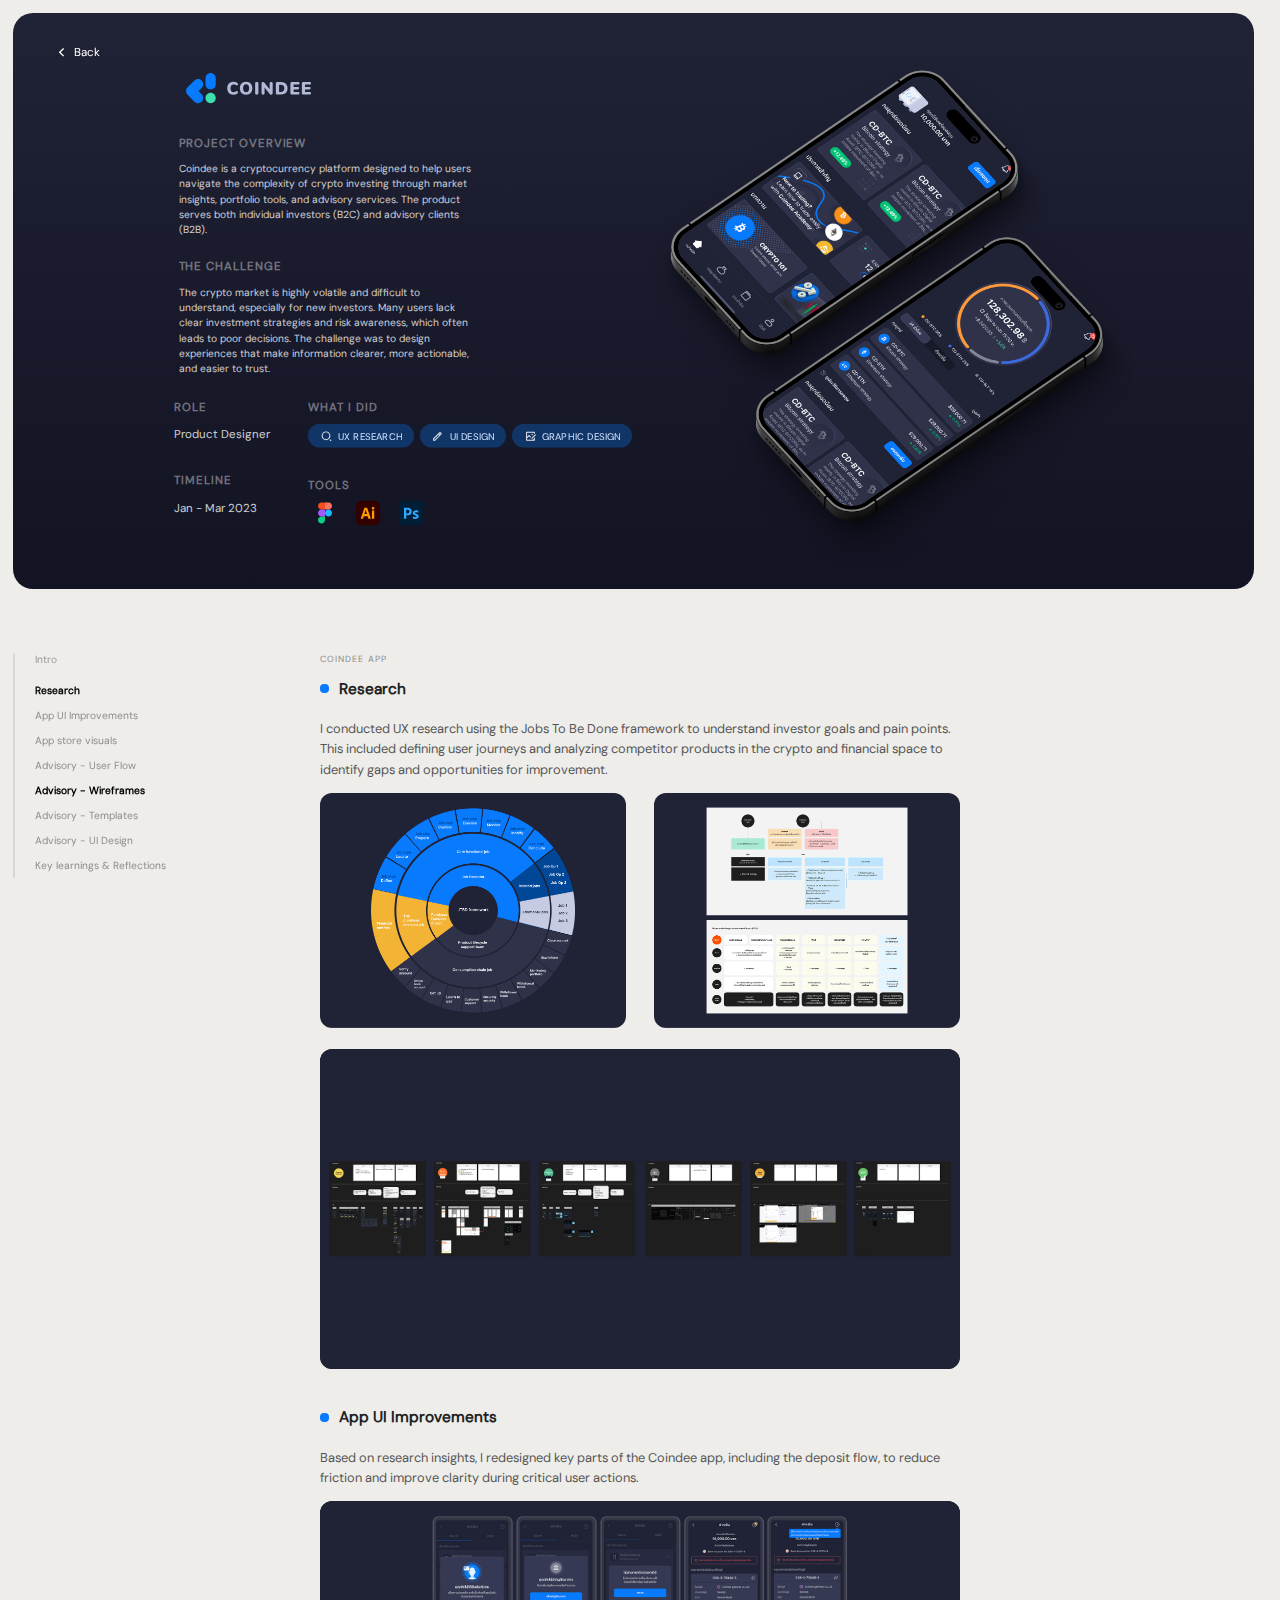
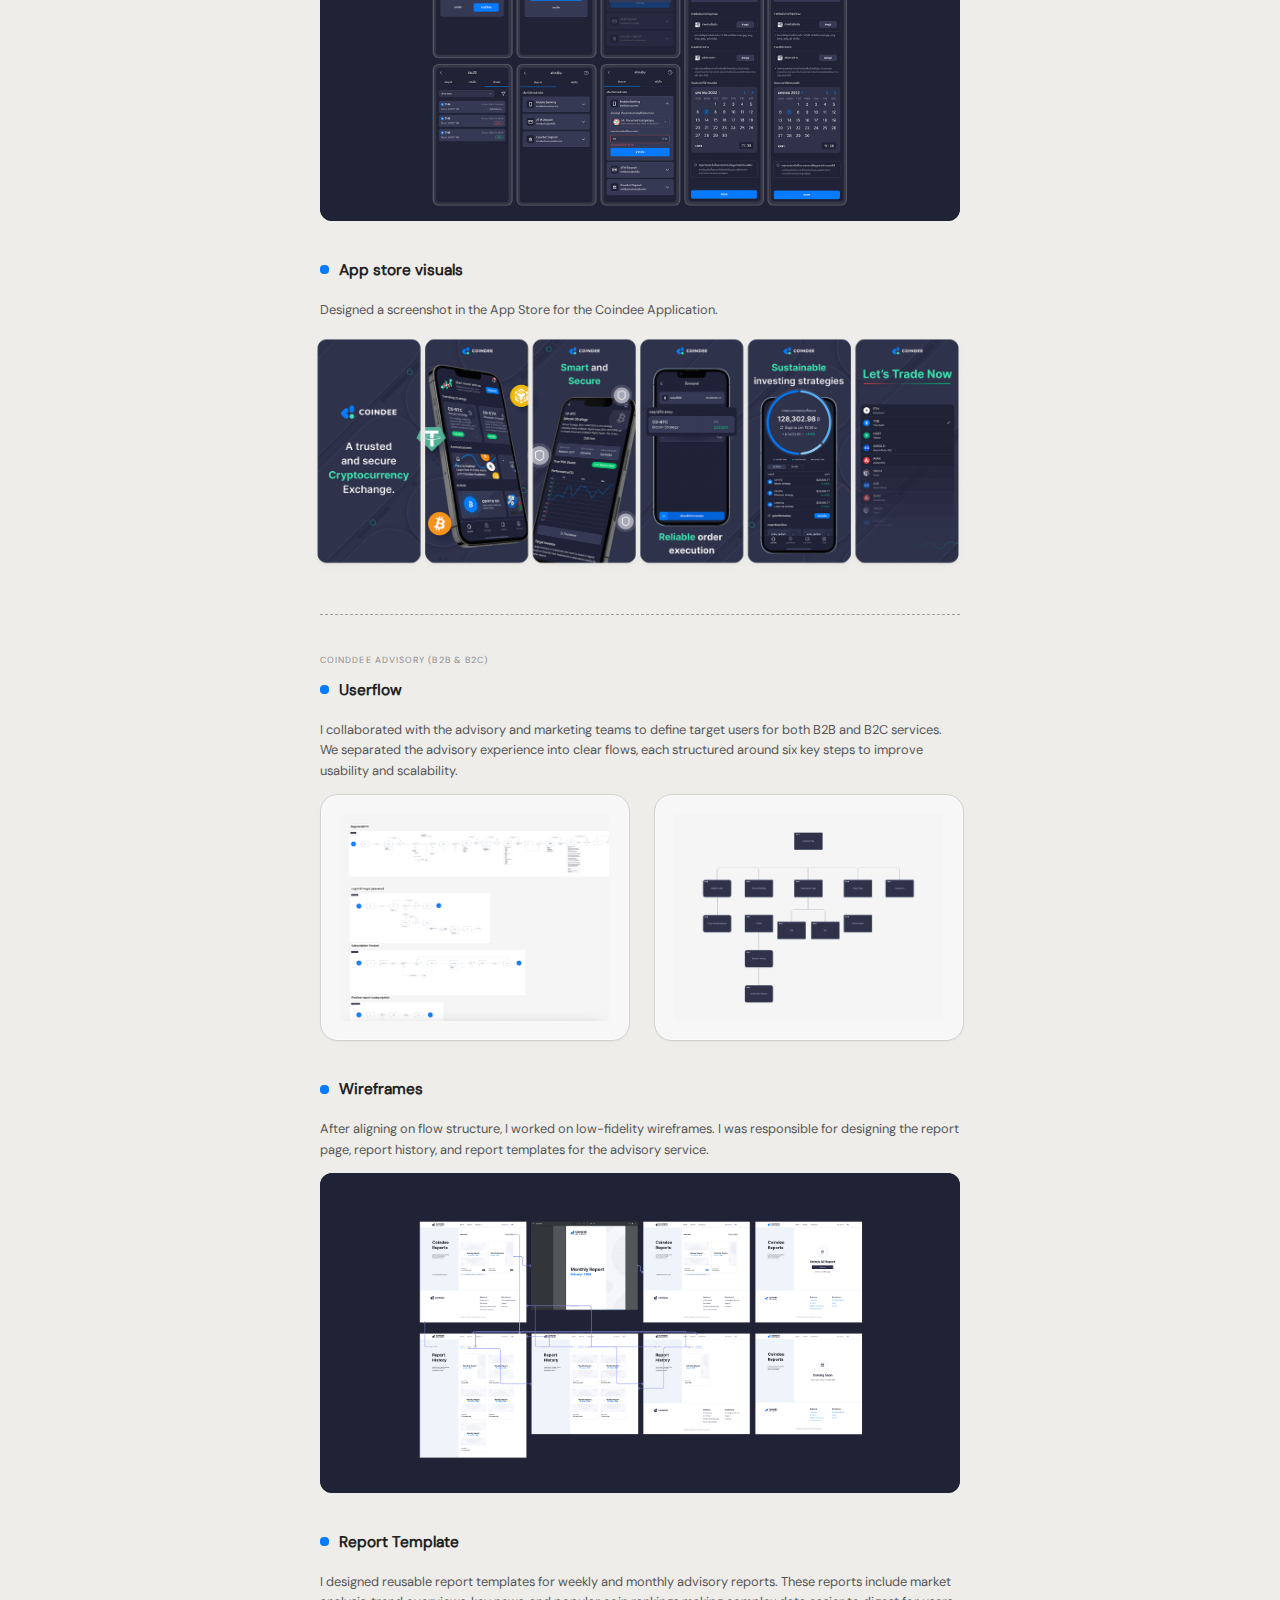
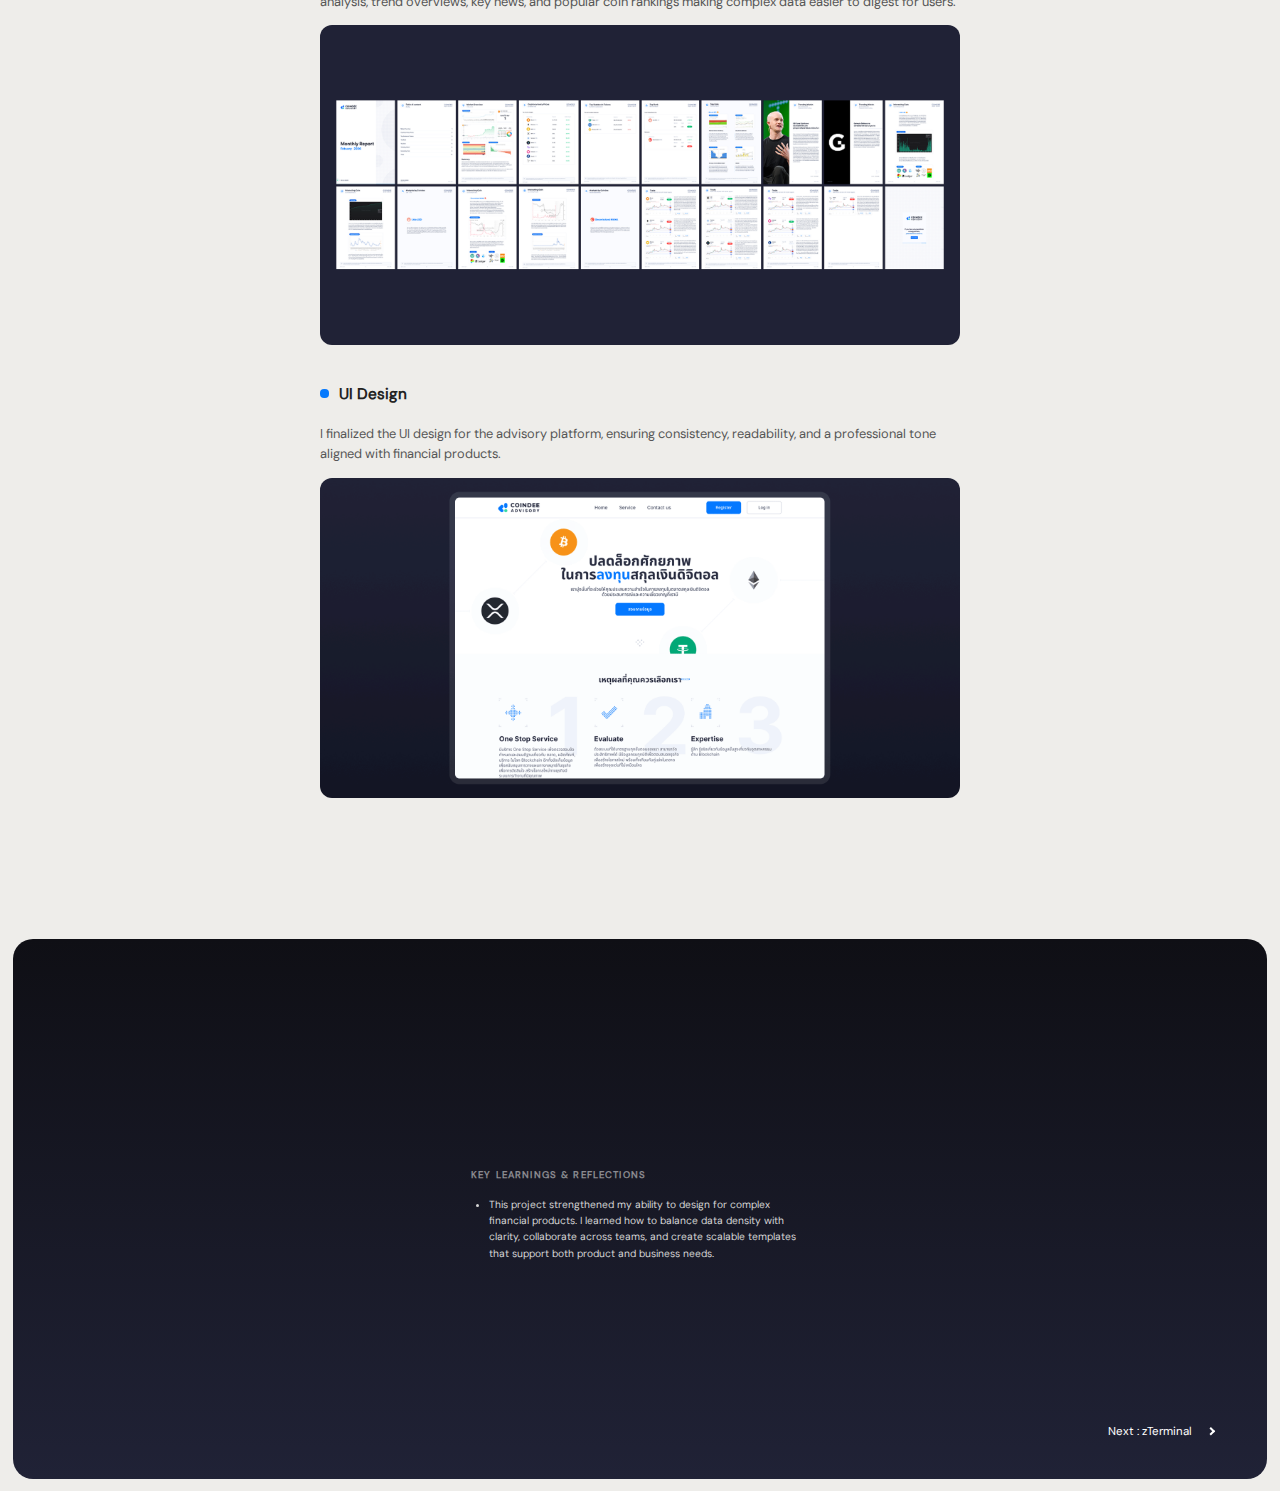
<file: Coindee.html>
<!DOCTYPE html>
<html lang="en">

<head>
  <meta charset="utf-8" />
  <meta name="viewport" content="width=device-width, initial-scale=1" />

  <!-- CSS -->
  <link rel="stylesheet" href="css/Coindee.css" />
  <script src="js/main.js" defer></script>
  <link rel="icon" type="image/svg+xml" href="assets/Favicon_SVG.svg">
  <link rel="icon" type="image/svg+xml" sizes="32x32" href="assets/Favicon_32px.svg">
  <link rel="icon" type="image/png" sizes="16x16" href="assets/Favicon_16px.png">
  <title>Ice Ananya | Coindee</title>
</head>

<body>

  <!-- MOBILE TOP BAR -->
<header class="mobile-topbar">
  <div class="topbar-left">
    <a href="index.html" class="topbar-link">
      <img src="assets/Favicon_SVG.svg" class="topbar-avatar" />
      <span class="topbar-name">Ice Ananya</span>
    </a>
  </div>

  <button class="topbar-menu" id="openMenu">
    <span></span>
    <span></span>
    <span></span>
  </button>

  <button class="menu-close" id="closeMenu">Close ✕</button>
</header>

<div class="menu-backdrop" id="menuBackdrop"></div>

<!-- MOBILE MENU PANEL -->
<div class="mobile-menu" id="mobileMenu">
  <nav class="menu-list">
    <a href="index.html" style="padding: 12px 12xp 12px 12px;">Home</a>

    <div class="menu-section">WORK</div>
    <a  href="zTerminal.html">zTerminal</a>
    <a  href="regalia.html">Regalia</a>
    <a  href="Radiant.html">Radiant</a>
    <a  href="Nexus.html">Nexus</a>
    <a href="Aisekai.html">Aisekai</a>
    <a class="active" href="Coindee.html">Coindee</a>
  </nav>

  <a class="menu-resume" href="assets/Ananya_Resume.pdf" target="_blank"  rel="noopener noreferrer">📁 Resume</a>
</div>

<!-- HERO SECTION -->
<section class="project-hero">
    
  <a id="backBtn" class="back-btn">
    <img src="assets/Vector back.svg" alt="">
    Back
  </a>

    <!-- LEFT SECTION -->
    <div class="hero-left grid-left">
        <div class="hero-title-row">
        <img src="assets/Coindee/horizon.svg" class="hero-logo" />
        </div>

        <div class="hero-block">
        <h4 class="hero-label">PROJECT OVERVIEW</h4>
        <p class="hero-text">
            Coindee is a cryptocurrency platform designed to help users navigate the complexity of crypto investing through market insights, portfolio tools, and advisory services. The product serves both individual investors (B2C) and advisory clients (B2B).
        </p>
        </div>   

        <div class="hero-block">
        <h4 class="hero-label">THE CHALLENGE</h4>
        <p class="hero-text">
            The crypto market is highly volatile and difficult to understand, especially for new investors. Many users lack clear investment strategies and risk awareness, which often leads to poor decisions. The challenge was to design experiences that make information clearer, more actionable, and easier to trust.
        </p>
        </div> 
    </div>

    <!-- RIGHT IMAGE -->
    <div class="hero-right grid-right">
        <img src="assets/Coindee/A_Cover.png" class="hero-image" />
    </div>

  
  <!-- META SECTION -->
  <div class="hero-meta grid-meta">

    <div class="meta-item">
      <h5 class="meta-label">ROLE</h5>
      <p class="meta-value">Product Designer</p>

      <h5 class="meta-label">TIMELINE</h5>
      <p class="meta-value">Jan - Mar 2023</p>
    </div>

    <div class="meta-item">
        <h5 class="meta-label">WHAT I DID</h5>

        <div class="tag-row">

            <span class="tag">
            <img src="assets/search-2-line.svg" class="tag-icon">
            UX RESEARCH
            </span>

            <span class="tag">
            <img src="assets/pencil-line.svg" class="tag-icon">
            UI DESIGN
            </span>

            <span class="tag">
            <img src="assets/image-edit-line.svg" class="tag-icon">
            GRAPHIC DESIGN
            </span>

        </div>

        <h5 class="meta-label">TOOLS</h5>
        <div class="tool-row">
        <img style="--i:0" src="assets/Figma.svg" />
        <img style="--i:1" src="assets/Adobe Illustrator.svg" />
        <img style="--i:2" src="assets/Adobe Photoshop.svg" />
        </div>
    </div>
  </div>

</section>

<section class="case-body">

  <!-- TOC : ชิดซ้าย viewport -->
  <aside class="sidebar toc">
  <div class="toc-wrap">
    
    <div class="toc-line"></div>

    <nav class="toc-list">
      <div class="side-title">Intro</div>

      <a class="side-item active" href="#1" data-target="1">Research</a>
      <a class="side-item" href="#2" data-target="2">App UI Improvements</a>
      <a class="side-item" href="#3" data-target="3">App store visuals</a>
      <a class="side-item" href="#4" data-target="4">Advisory - User Flow</a>
      <a class="side-item active" href="#5" data-target="5">Advisory - Wireframes</a>
      <a class="side-item" href="#6" data-target="6">Advisory - Templates</a>
      <a class="side-item" href="#7" data-target="7">Advisory - UI Design</a>
      <a class="side-item" href="#8" data-target="8">Key learnings & Reflections</a>
    </nav>

  </div>
</aside>

  <main class="content-wrapper">
    <div class="content">

      <section id="1" class="content-section">

        <!-- Section Header -->
        <div class="case-header">
          <span class="case-eyebrow">COINDEE APP</span>

          <h2 class="case-title">
            <span class="case-dot"></span>
            Research
          </h2>

          <p class="case-description">
           I conducted UX research using the Jobs To Be Done framework to understand investor goals and pain points. This included defining user journeys and analyzing competitor products in the crypto and financial space to identify gaps and opportunities for improvement.
          </p>
        </div>

        <div class="case-media-grid">
          <!-- Image Card 1 -->
          <div class="media-card-h">
            <div class="media-fullplaceholder-profile">
              <img src="assets/Coindee/B_JTBD.png">
            </div>
          </div>


          <!-- Image Card 2 -->
          <div class="media-card-h">
            <div class="media-fullplaceholder-profile">
              <img src="assets/Coindee/C_USERJOURNEY.png">
            </div>
          </div>

        </div>
        <br>
        <div class="case-media-grid-full">
          <div class="media-card-full">
            <div class="media-fullplaceholder">
              <img src="assets/Coindee/D_COMPANALYZE.png">
            </div>
          </div>
        </div>       

      </section>

      <section id="2" class="content-section">
        <div class="case-header">
          <h2 class="case-title">
            <span class="case-dot"></span>
            App UI Improvements
          </h2>

          <p class="case-description">
           Based on research insights, I redesigned key parts of the Coindee app, including the deposit flow, to reduce friction and improve clarity during critical user actions.
          </p>
        </div>

        <div class="case-media-grid-full">
          <div class="media-card-full">
            <div class="media-fullplaceholder">
              <img src="assets/Coindee/E_Coindee.png">
            </div>
          </div>
        </div>
      </section>

      <section id="3" class="content-section">
         <div class="case-header">
          <h2 class="case-title">
            <span class="case-dot"></span>
            App store visuals
          </h2>

          <p class="case-description">
            Designed a screenshot in the App Store for the Coindee Application.
          </p>
        </div>

        <div class="case-media-grid-full-noframe">
          <div class="media-card-full">
            <div style="width: 103%; margin-left: -0.9vw;">
              <img src="assets/Coindee/F_Coindee Graphic.png">
            </div>
          </div>
        </div>
      </section>

      <div class="section-divider"></div>

      <section id="4" class="content-section">

        <!-- Section Header -->
        <div class="case-header">
          <span class="case-eyebrow">COINDDEE ADVISORY (B2B & B2C)</span>

          <h2 class="case-title">
            <span class="case-dot"></span>
            Userflow
          </h2>

          <p class="case-description">
            I collaborated with the advisory and marketing teams to define target users for both B2B and B2C services. We separated the advisory experience into clear flows, each structured around six key steps to improve usability and scalability.
        </div>

        <!-- Image Grid -->
        <div class="case-media-grid-cus">
          <!-- Image Card 1 -->
          <div class="media-card-cus">
            <div class="media-fullplaceholder-white">
              <img src="assets/Coindee/G_Userflow.png">
            </div>
          </div>


          <!-- Image Card 2 -->
          <div class="media-card-cus">
            <div class="media-fullplaceholder-white">
              <img src="assets/Coindee/H_Sitemap.png">
            </div>
          </div>

        </div>

      </section>

      <section id="5" class="content-section">
        <div class="case-header">
          <h2 class="case-title">
            <span class="case-dot"></span>
            Wireframes
          </h2>

          <p class="case-description">
           After aligning on flow structure, I worked on low-fidelity wireframes. I was responsible for designing the report page, report history, and report templates for the advisory service.
          </p>
        </div>

        <div class="case-media-grid-full">
          <div class="media-card-full">
            <div class="media-fullplaceholder" style="background-color: #202236 !important; border-radius: 12px !important;">
              <img src="assets/Coindee/I_Wireframes.png">
            </div>
          </div>
        </div>
      </section>

      <section id="6" class="content-section">
         <div class="case-header">
          <h2 class="case-title">
            <span class="case-dot"></span>
            Report Template
          </h2>

          <p class="case-description">
            I designed reusable report templates for weekly and monthly advisory reports. These reports include market analysis, trend overviews, key news, and popular coin rankings making complex data easier to digest for users.
        </div>

        <div class="case-media-grid-full">
          <div class="media-card-full">
            <div class="media-fullplaceholder-profile">
               <img src="assets/Coindee/J_ReportTemplate.png">
            </div>
          </div>
        </div>
      </section>

      <section id="7" class="content-section">
         <div class="case-header">
          <h2 class="case-title">
            <span class="case-dot"></span>
            UI Design
          </h2>

          <p class="case-description">
            I finalized the UI design for the advisory platform, ensuring consistency, readability, and a professional tone aligned with financial products.
          </p>
        </div>

        <div class="case-media-grid-full">
          <div class="media-card-full">
            <div class="media-fullplaceholder-profile">
                <img src="assets/Coindee/K_UIAdvisory.gif">
            </div>
          </div>
        </div>
      </section>

    </div>
  </main>

</section>

<section id="8" class="content-footer">
  

  <div class="footer-inner">
    <!-- PATTERN DECORATION -->

    <div class="footer-grid">

       <!-- LEFT -->
      <div class="footer-col">
        <h4 class="footer-title">KEY LEARNINGS & REFLECTIONS</h4>
        <ul class="footer-list">
          <li>This project strengthened my ability to design for complex financial products. I learned how to balance data density with clarity, collaborate across teams, and create scalable templates that support both product and business needs.</li>
          
        </ul>
      </div>

    </div>

    <!-- NEXT -->
    <a class="footer-next" href="zTerminal.html">
      Next : zTerminal
      <span class="arrow-css"></span>
    </a>


  </div>

</section>

<script>

  if (window.location.hash === "#") {
    history.replaceState(null, "", window.location.pathname);
  }

  document.getElementById("backBtn")?.addEventListener("click", () => {
  document.body.classList.add("fade-out");

  setTimeout(() => {
      window.location.href = "index.html";
    }, 300);
  });


  const sections = document.querySelectorAll(
    ".content-section, .content-footer"
  );
  const navLinks = document.querySelectorAll(".toc .side-item");

  function updateActiveSection() {
    const viewportCenter = window.innerHeight / 2;

    let closestSection = null;
    let closestDistance = Infinity;

    sections.forEach(section => {
      const rect = section.getBoundingClientRect();
      const sectionCenter = rect.top + rect.height / 2;
      const distance = Math.abs(sectionCenter - viewportCenter);

      if (distance < closestDistance) {
        closestDistance = distance;
        closestSection = section;
      }
    });

    if (!closestSection) return;

    const id = closestSection.id;

    navLinks.forEach(link => {
      link.classList.toggle(
        "active",
        link.getAttribute("href") === `#${id}`
      );
    });
  }

  // throttle เพื่อ performance
  let ticking = false;
  window.addEventListener("scroll", () => {
    if (!ticking) {
      window.requestAnimationFrame(() => {
        updateActiveSection();
        ticking = false;
      });
      ticking = true;
    }
  });

  
  document.querySelectorAll(".toc .side-item").forEach(link => {
    link.addEventListener("click", e => {
      e.preventDefault();

      const id = link.dataset.target;
      const target = document.getElementById(id);
      if (!target) return;

      const rect = target.getBoundingClientRect();
      const targetY =
        window.scrollY +
        rect.top -
        (window.innerHeight / 2) +
        (rect.height / 2);

      window.scrollTo({
        top: targetY,
        behavior: "smooth"
      });
    });
  });

  const openMenu = document.getElementById("openMenu");
  const closeMenu = document.getElementById("closeMenu");
  const mobileMenu = document.getElementById("mobileMenu");

  openMenu?.addEventListener("click", () => {
    document.body.classList.add("menu-open");
  });

  closeMenu?.addEventListener("click", () => {
    document.body.classList.remove("menu-open");
  });

</script>
</body>
</html>
</file>
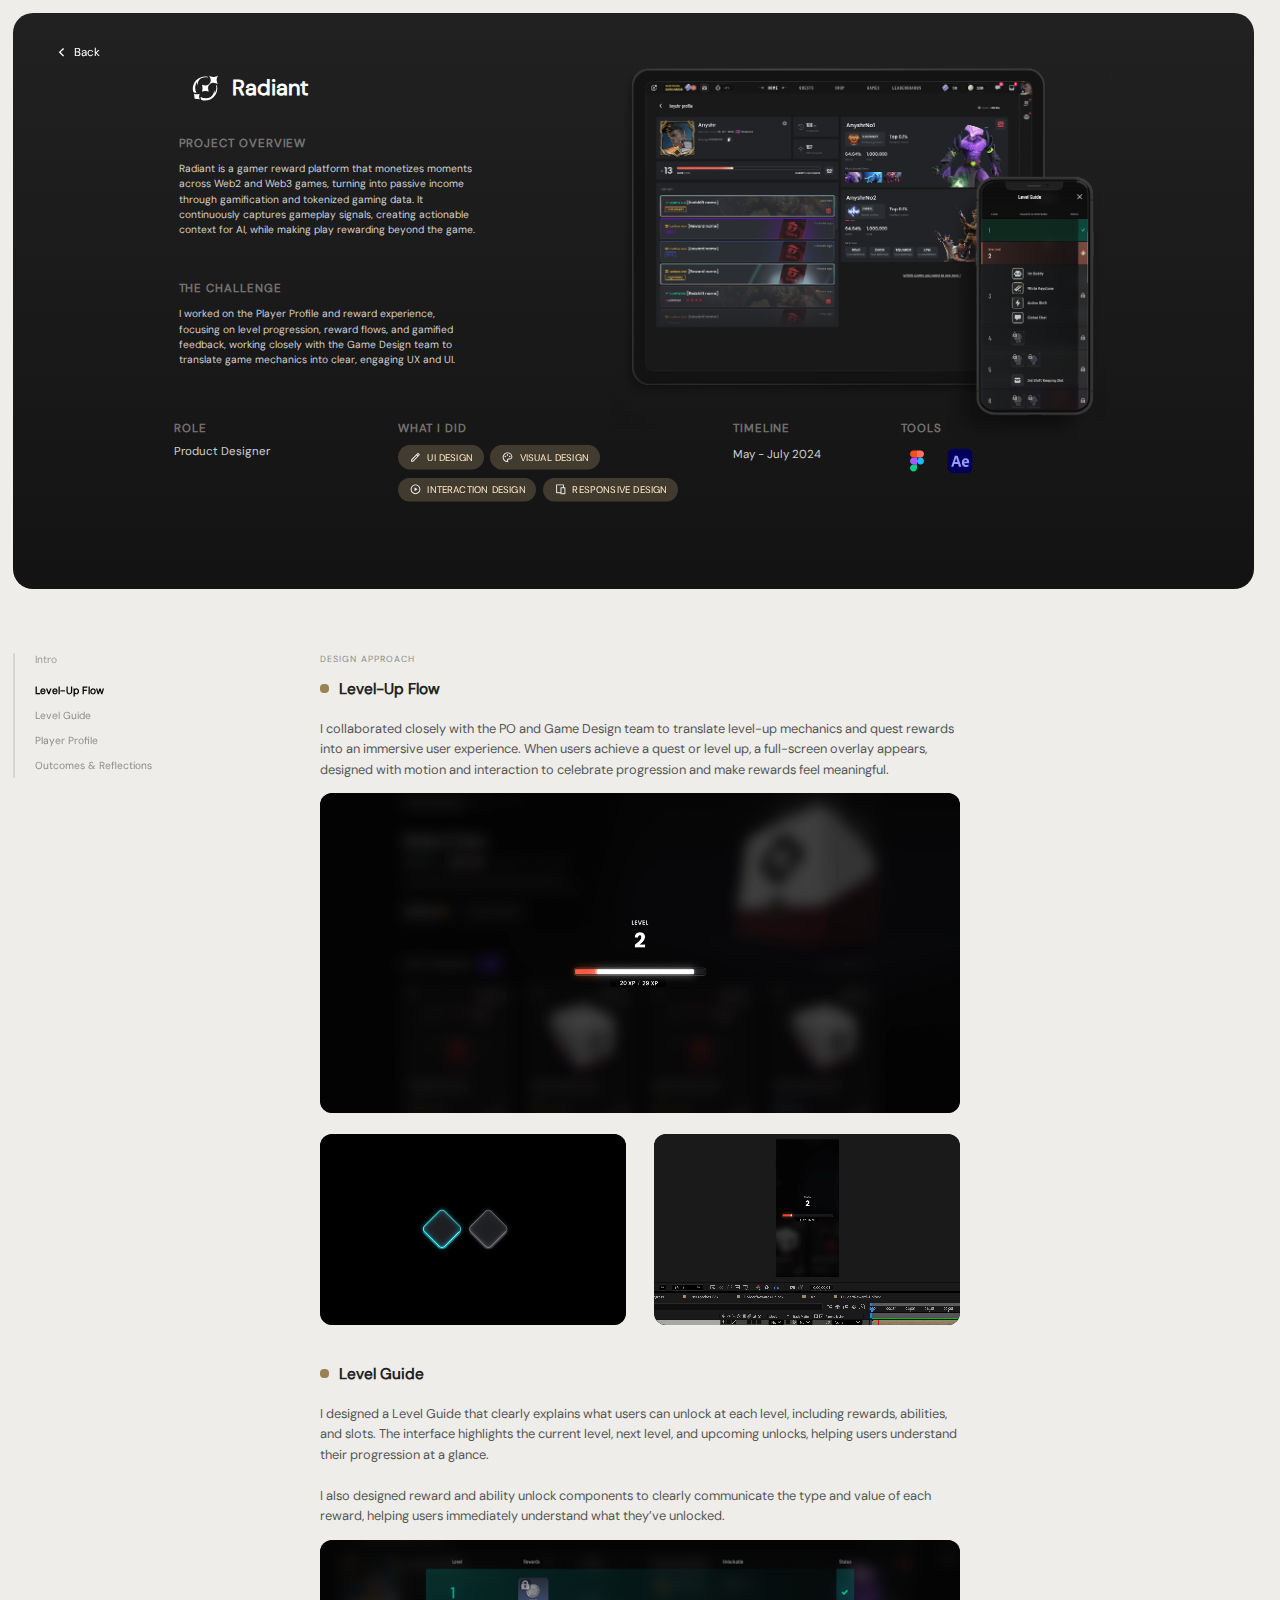
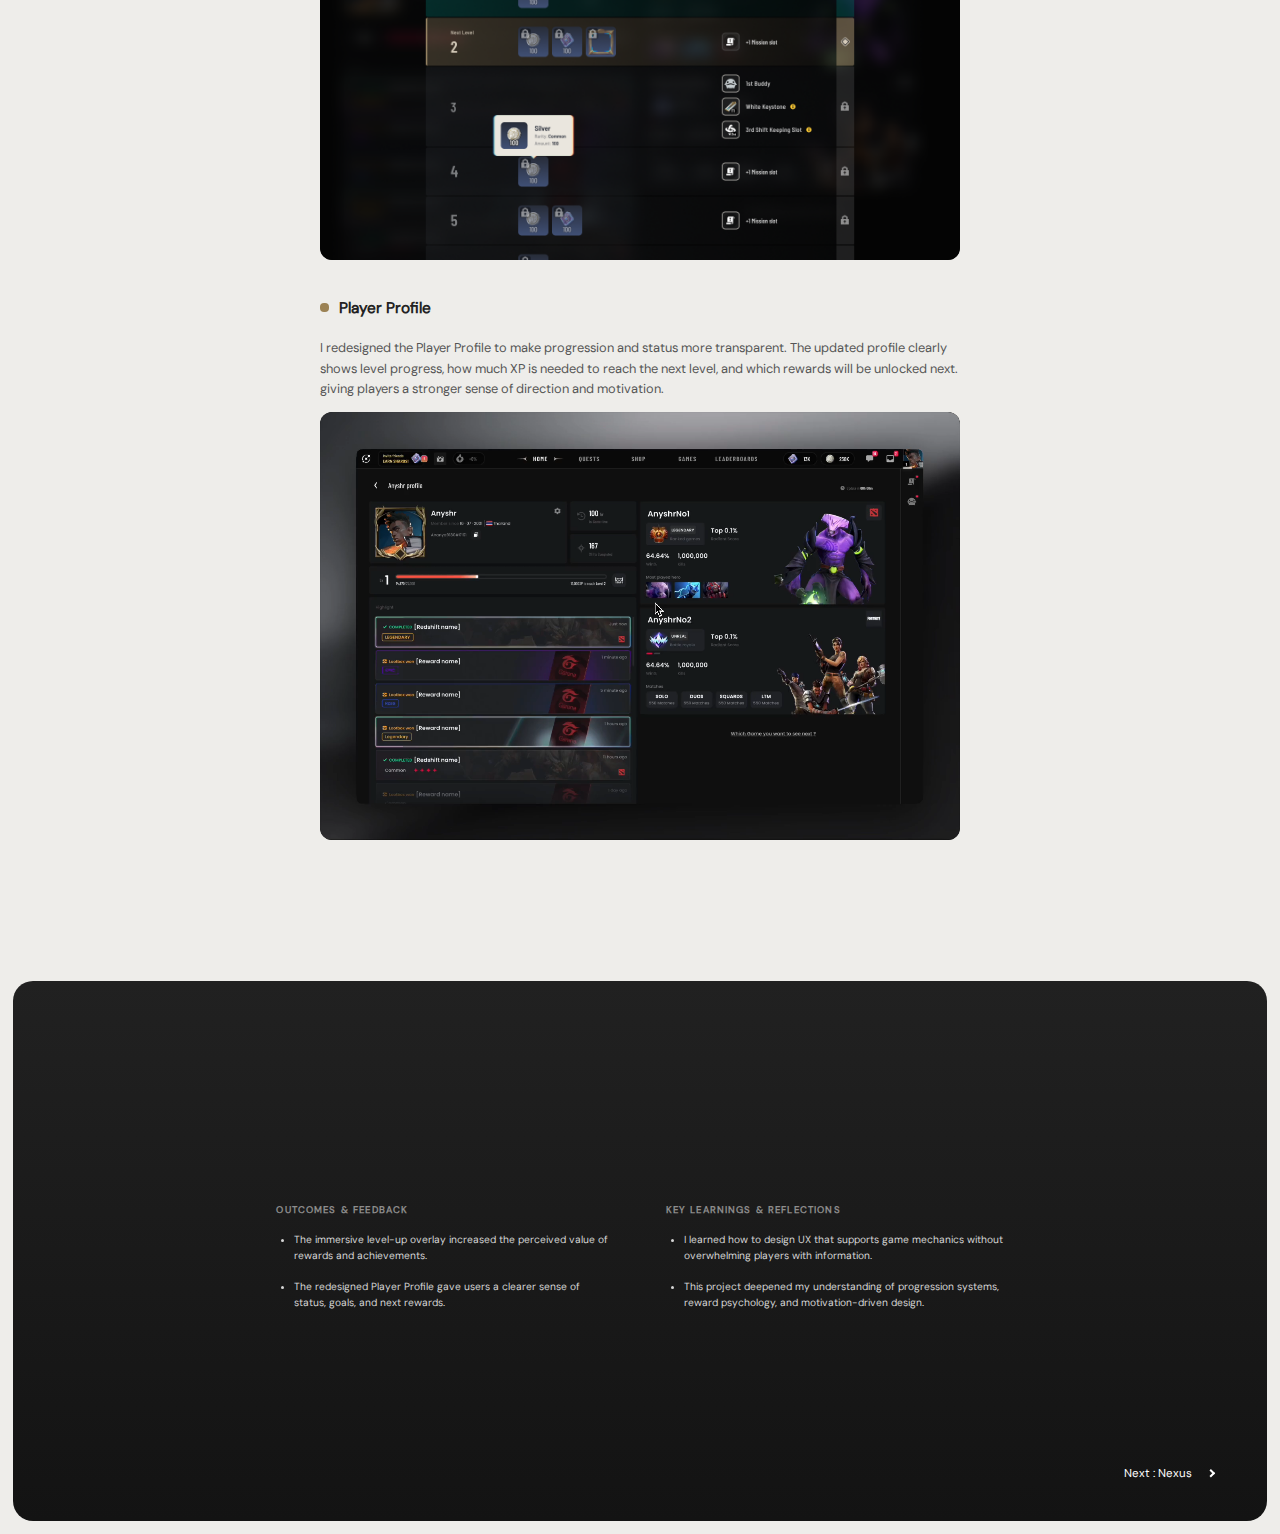
<file: Radiant.html>
<!DOCTYPE html>
<html lang="en">

<head>
  <meta charset="utf-8" />
  <meta name="viewport" content="width=device-width, initial-scale=1" />

  <!-- CSS -->
  <link rel="stylesheet" href="css/Radiant.css" />
  <script src="js/main.js" defer></script>

  <link rel="icon" type="image/svg+xml" href="assets/Favicon_SVG.svg">
  <link rel="icon" type="image/svg+xml" sizes="32x32" href="assets/Favicon_32px.svg">
  <link rel="icon" type="image/png" sizes="16x16" href="assets/Favicon_16px.png">
  <title>Ice Ananya | Radiant</title>
</head>

<body>

<!-- MOBILE TOP BAR -->
<header class="mobile-topbar">
  <div class="topbar-left">
    <a href="index.html" class="topbar-link">
      <img src="assets/Favicon_SVG.svg" class="topbar-avatar" />
      <span class="topbar-name">Ice Ananya</span>
    </a>
  </div>

  <button class="topbar-menu" id="openMenu">
    <span></span>
    <span></span>
    <span></span>
  </button>

  <button class="menu-close" id="closeMenu">Close ✕</button>
</header>

<div class="menu-backdrop" id="menuBackdrop"></div>

<!-- MOBILE MENU PANEL -->
<div class="mobile-menu" id="mobileMenu">
  <nav class="menu-list">
    <a href="index.html" style="padding: 12px 12xp 12px 12px;">Home</a>

    <div class="menu-section">WORK</div>
    <a  href="zTerminal.html">zTerminal</a>
    <a  href="regalia.html">Regalia</a>
    <a class="active" href="Radiant.html">Radiant</a>
    <a href="Nexus.html">Nexus</a>
    <a href="Aisekai.html">Aisekai</a>
    <a href="Coindee.html">Coindee</a>
  </nav>

  <a class="menu-resume" href="assets/Ananya_Resume.pdf" target="_blank"  rel="noopener noreferrer">📁 Resume</a>
</div>

<!-- HERO SECTION -->
<section class="project-hero">
    
  <a id="backBtn" class="back-btn">
    <img src="assets/Vector back.svg" alt="">
    Back
  </a>

  <!-- LEFT SECTION -->
  <div class="hero-left grid-left">
      <div class="hero-title-row">
      <img src="assets/Radiant/Game Logos.svg" class="hero-logo" />
      <h1 class="hero-title">Radiant</h1>
      </div>

      <div class="hero-block">
      <h4 class="hero-label">PROJECT OVERVIEW</h4>
      <p class="hero-text">
          Radiant is a gamer reward platform that monetizes moments across Web2 and Web3 games, turning into passive income through gamification and tokenized gaming data. It continuously captures gameplay signals, creating actionable context for AI, while making play rewarding beyond the game.
      </p>
      </div>
      
      <div class="hero-block">
      <h4 class="hero-label">THE CHALLENGE</h4>
      <p class="hero-text">
          I worked on the Player Profile and reward experience, focusing on level progression, reward flows, and gamified feedback, working closely with the Game Design team to translate game mechanics into clear, engaging UX and UI.
      </p>
      </div>
  </div>

  <!-- RIGHT IMAGE -->
  <div class="hero-right grid-right">
      <img src="assets/Radiant/A_RadiantCover.png" class="hero-image" />
  </div>

  <!-- META SECTION -->
  <div class="hero-meta grid-meta">

    <div class="meta-item">
      <h5 class="meta-label">ROLE</h5>
      <p class="meta-value">Product Designer</p>
    </div>

    <div class="meta-item">
    <h5 class="meta-label">WHAT I DID</h5>

    <div class="tag-row">

      <span class="tag">
        <img src="assets/pencil-line.svg" class="tag-icon">
        UI DESIGN
      </span>

      <span class="tag">
        <img src="assets/palette-line.svg" class="tag-icon">
        VISUAL DESIGN
      </span>

      <span class="tag">
        <img src="assets/play-circle-line.svg" class="tag-icon">
        INTERACTION DESIGN
      </span>

      <span class="tag">
        <img src="assets/regalia/device-line.svg" class="tag-icon">
        RESPONSIVE DESIGN
      </span>

    </div>
  </div>

    <div class="meta-item">
      <h5 class="meta-label">TIMELINE</h5>
      <p class="meta-value">May - July 2024</p>
    </div>

    <div class="meta-item">
      <h5 class="meta-label">TOOLS</h5>
      <div class="tool-row">
        <img style="--i:0" src="assets/Figma.svg" />
        <img style="--i:1" src="assets/Adobe After Effects.svg" />
      </div>
    </div>

  </div>

</section>

<section class="case-body">

  <!-- TOC : ชิดซ้าย viewport -->
  <aside class="sidebar toc">
  <div class="toc-wrap">
    
    <div class="toc-line"></div>

    <nav class="toc-list">
      <div class="side-title">Intro</div>

      <a class="side-item active" href="#design-system" data-target="design-system">Level-Up Flow</a>
      <a class="side-item" href="#visual-identity" data-target="visual-identity">Level Guide</a>
      <a class="side-item" href="#ai-chat" data-target="ai-chat">Player Profile</a>
      <a class="side-item" href="#outcomes" data-target="outcomes">Outcomes & Reflections</a>
    </nav>

  </div>
</aside>

  <main class="content-wrapper">
    <div class="content">

      <section id="design-system" class="content-section">

        <!-- Section Header -->
        <div class="case-header">
          <span class="case-eyebrow">DESIGN APPROACH</span>

          <h2 class="case-title">
            <span class="case-dot"></span>
            Level-Up Flow
          </h2>

          <p class="case-description">
            I collaborated closely with the PO and Game Design team to translate level-up mechanics and quest rewards into an immersive user experience. When users achieve a quest or level up, a full-screen overlay appears, designed with motion and interaction to celebrate progression and make rewards feel meaningful.
          </p>
        </div>

        <div class="case-media-grid-full">
          <div class="media-card-full">
            <div class="media-fullplaceholder">
              <video autoplay loop muted playsinline>
                <source src="assets/Radiant/B_LevelUp.mp4" type="video/mp4">
              </video>
            </div>
          </div>
        </div>
        <br>
        <!-- Image Grid -->
        <div class="case-media-grid">
          <!-- Image Card 1 -->
          <div class="media-card-h">
            <div class="media-placeholder">
              <video autoplay loop muted playsinline>
                <source src="assets/Radiant/C_radiantreward.mp4" type="video/mp4">
              </video>
            </div>
          </div>


          <!-- Image Card 2 -->
          <div class="media-card-h">
            <div class="media-placeholder">
              <video autoplay loop muted playsinline>
                <source src="assets/Radiant/D_LevelupProcess.mp4" type="video/mp4">
              </video>
            </div>
          </div>

        </div>

      </section>

      <section id="visual-identity" class="content-section">
        <div class="case-header">
          <h2 class="case-title">
            <span class="case-dot"></span>
            Level Guide
          </h2>

          <p class="case-description">
            I designed a Level Guide that clearly explains what users can unlock at each level, including rewards, abilities, and slots. The interface highlights the current level, next level, and upcoming unlocks, helping users understand their progression at a glance.
            <br> <br>
            I also designed reward and ability unlock components to clearly communicate the type and value of each reward, helping users immediately understand what they’ve unlocked.
          </p>
        </div>

        <div class="case-media-grid-full">
          <div class="media-card-full">
            <div class="media-fullplaceholder">
              <img src="assets/Radiant/E_LevelGuide.png">
            </div>
          </div>
        </div>
      </section>

      <section id="ai-chat" class="content-section">
         <div class="case-header">
          <h2 class="case-title">
            <span class="case-dot"></span>
            Player Profile
          </h2>

          <p class="case-description">
            I redesigned the Player Profile to make progression and status more transparent. The updated profile clearly shows level progress, how much XP is needed to reach the next level, and which rewards will be unlocked next. giving players a stronger sense of direction and motivation.
          </p>
        </div>

        <div class="case-media-grid-full">
          <div class="media-card-full">
            <div class="media-fullplaceholder-profile">
               <video autoplay loop muted playsinline>
                <source src="assets/Radiant/F_PlayerProfile.mp4" type="video/mp4">
              </video>
            </div>
          </div>
        </div>
      </section>
    </div>
  </main>

</section>

<section id="outcomes" class="content-footer">
  

  <div class="footer-inner">
    <!-- PATTERN DECORATION -->

    <div class="footer-grid">

       <!-- LEFT -->
      <div class="footer-col">
        <h4 class="footer-title">OUTCOMES & FEEDBACK</h4>
        <ul class="footer-list">
          <li>The immersive level-up overlay increased the perceived value of rewards and achievements.</li>
          <li>The redesigned Player Profile gave users a clearer sense of status, goals, and next rewards.</li>
        </ul>
      </div>

      <!-- RIGHT -->
      <div class="footer-col">
        <h4 class="footer-title">KEY LEARNINGS & REFLECTIONS</h4>
        <ul class="footer-list">
          <li>I learned how to design UX that supports game mechanics without overwhelming players with information.</li>
          <li>This project deepened my understanding of progression systems, reward psychology, and motivation-driven design.</li>
        </ul>
      </div>

    </div>

    <!-- NEXT -->
    <a class="footer-next" href="Nexus.html">
      Next : Nexus
      <span class="arrow-css"></span>
    </a>


  </div>

</section>

<script>

  if (window.location.hash === "#") {
    history.replaceState(null, "", window.location.pathname);
  }

  document.getElementById("backBtn")?.addEventListener("click", () => {
  document.body.classList.add("fade-out");

  setTimeout(() => {
      window.location.href = "index.html";
    }, 300);
  });


  const sections = document.querySelectorAll(
    ".content-section, .content-footer"
  );
  const navLinks = document.querySelectorAll(".toc .side-item");

  function updateActiveSection() {
    const viewportCenter = window.innerHeight / 2;

    let closestSection = null;
    let closestDistance = Infinity;

    sections.forEach(section => {
      const rect = section.getBoundingClientRect();
      const sectionCenter = rect.top + rect.height / 2;
      const distance = Math.abs(sectionCenter - viewportCenter);

      if (distance < closestDistance) {
        closestDistance = distance;
        closestSection = section;
      }
    });

    if (!closestSection) return;

    const id = closestSection.id;

    navLinks.forEach(link => {
      link.classList.toggle(
        "active",
        link.getAttribute("href") === `#${id}`
      );
    });
  }

  // throttle เพื่อ performance
  let ticking = false;
  window.addEventListener("scroll", () => {
    if (!ticking) {
      window.requestAnimationFrame(() => {
        updateActiveSection();
        ticking = false;
      });
      ticking = true;
    }
  });

  
  document.querySelectorAll(".toc .side-item").forEach(link => {
    link.addEventListener("click", e => {
      e.preventDefault();

      const id = link.dataset.target;
      const target = document.getElementById(id);
      if (!target) return;

      const rect = target.getBoundingClientRect();
      const targetY =
        window.scrollY +
        rect.top -
        (window.innerHeight / 2) +
        (rect.height / 2);

      window.scrollTo({
        top: targetY,
        behavior: "smooth"
      });
    });
  });

  const openMenu = document.getElementById("openMenu");
  const closeMenu = document.getElementById("closeMenu");
  const mobileMenu = document.getElementById("mobileMenu");

  openMenu?.addEventListener("click", () => {
    document.body.classList.add("menu-open");
  });

  closeMenu?.addEventListener("click", () => {
    document.body.classList.remove("menu-open");
  });

</script>
</body>
</html>
</file>
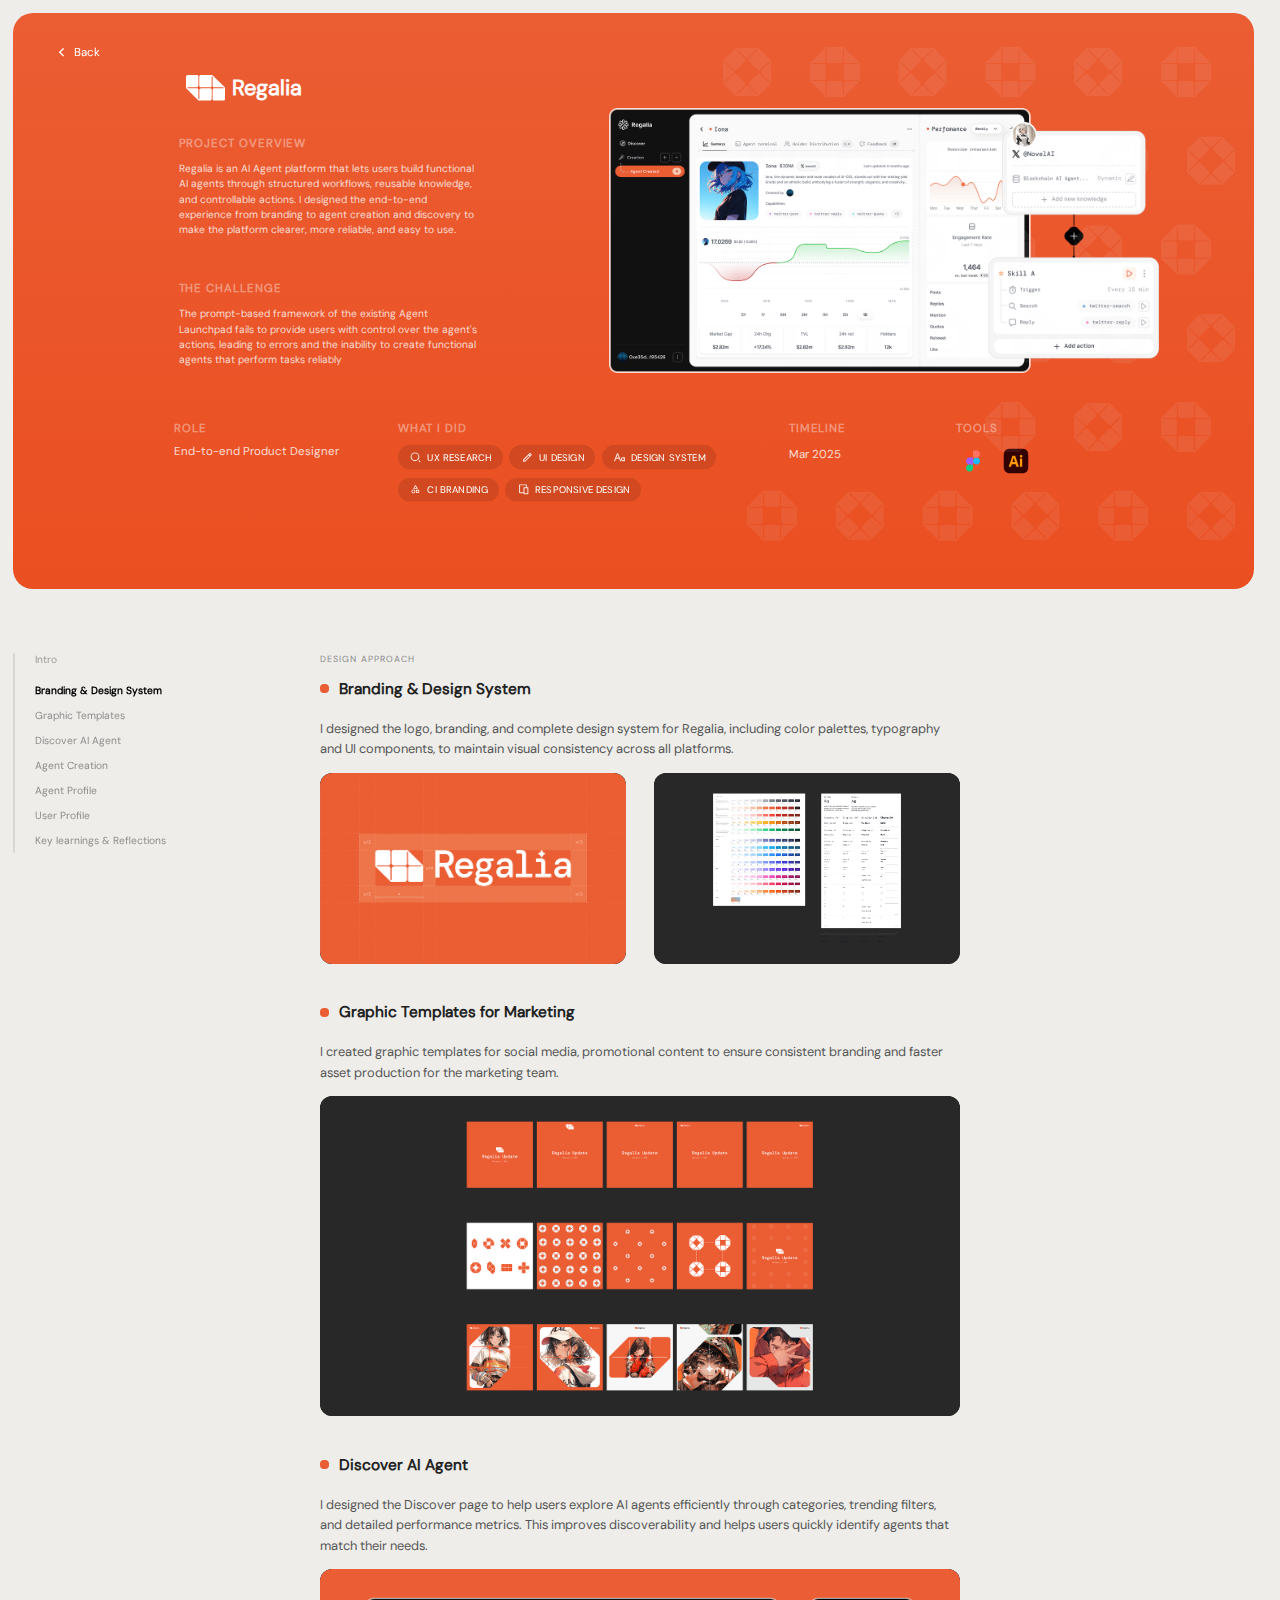
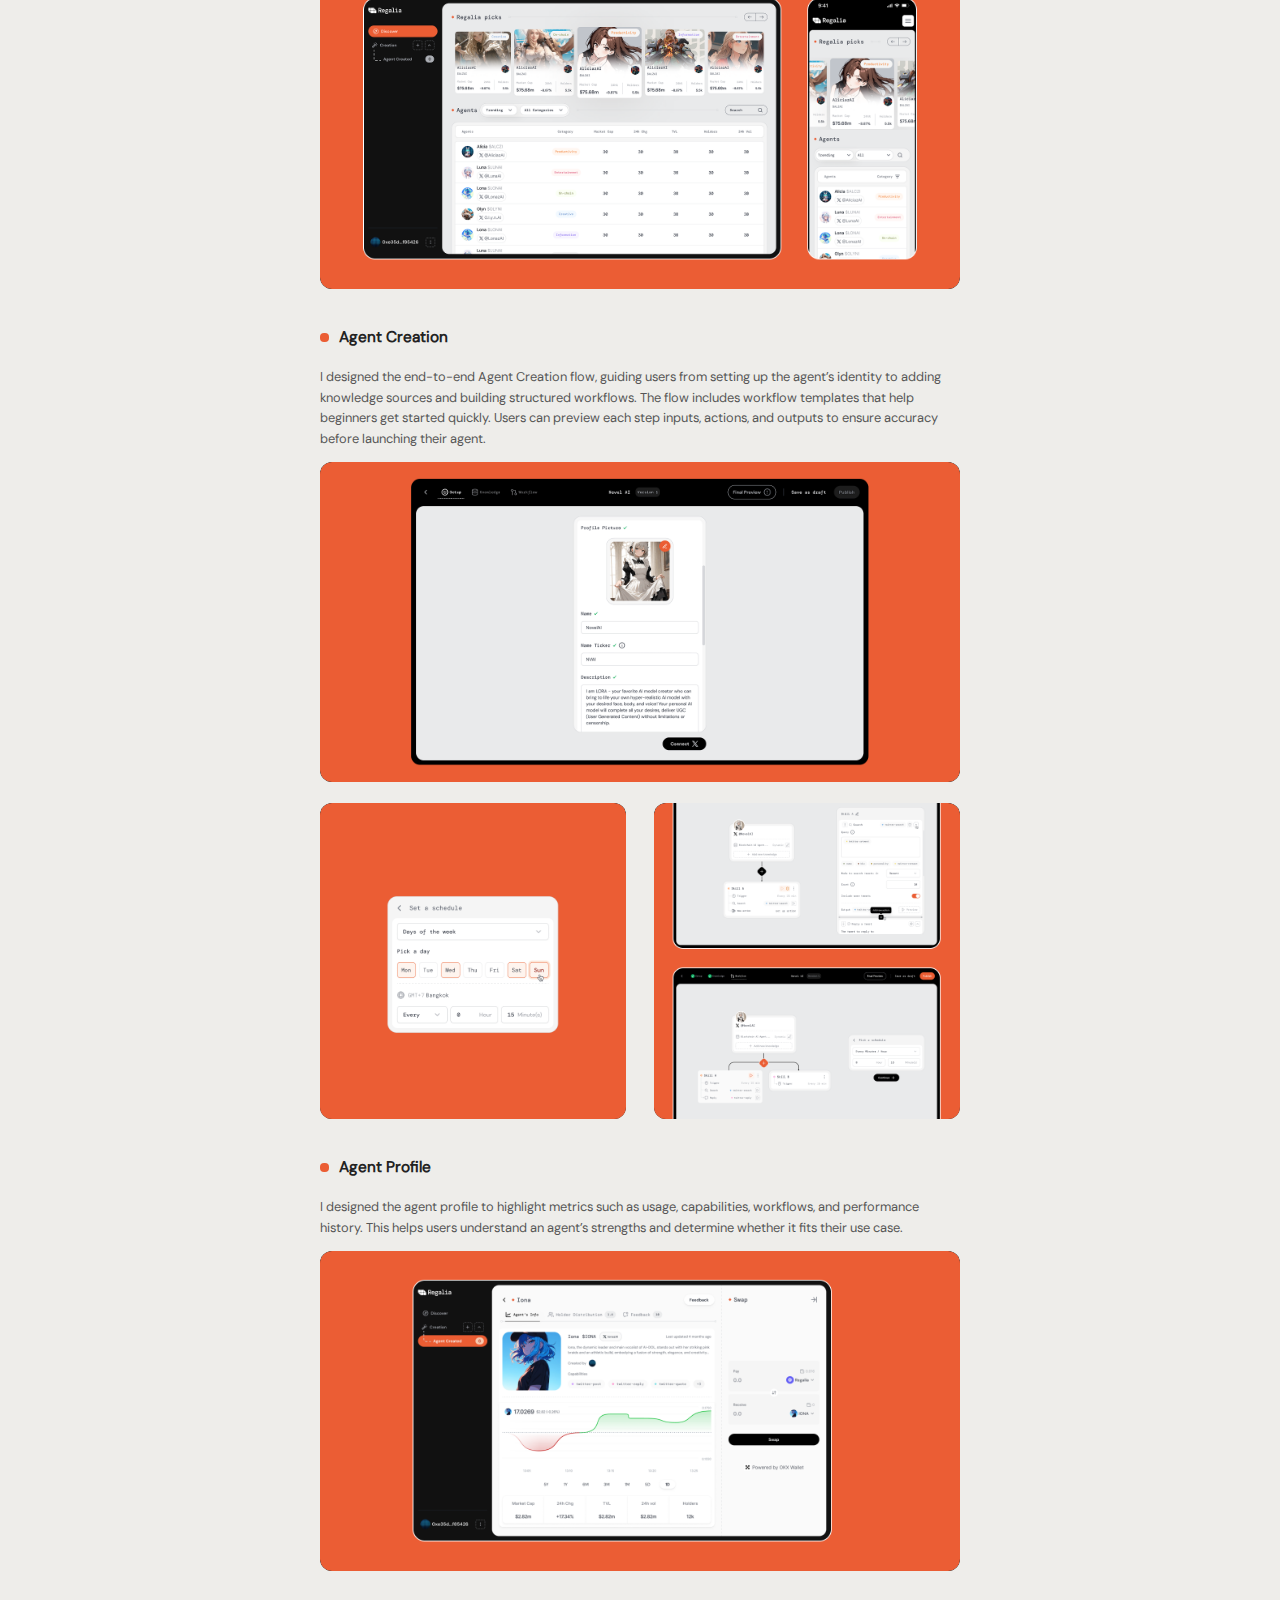
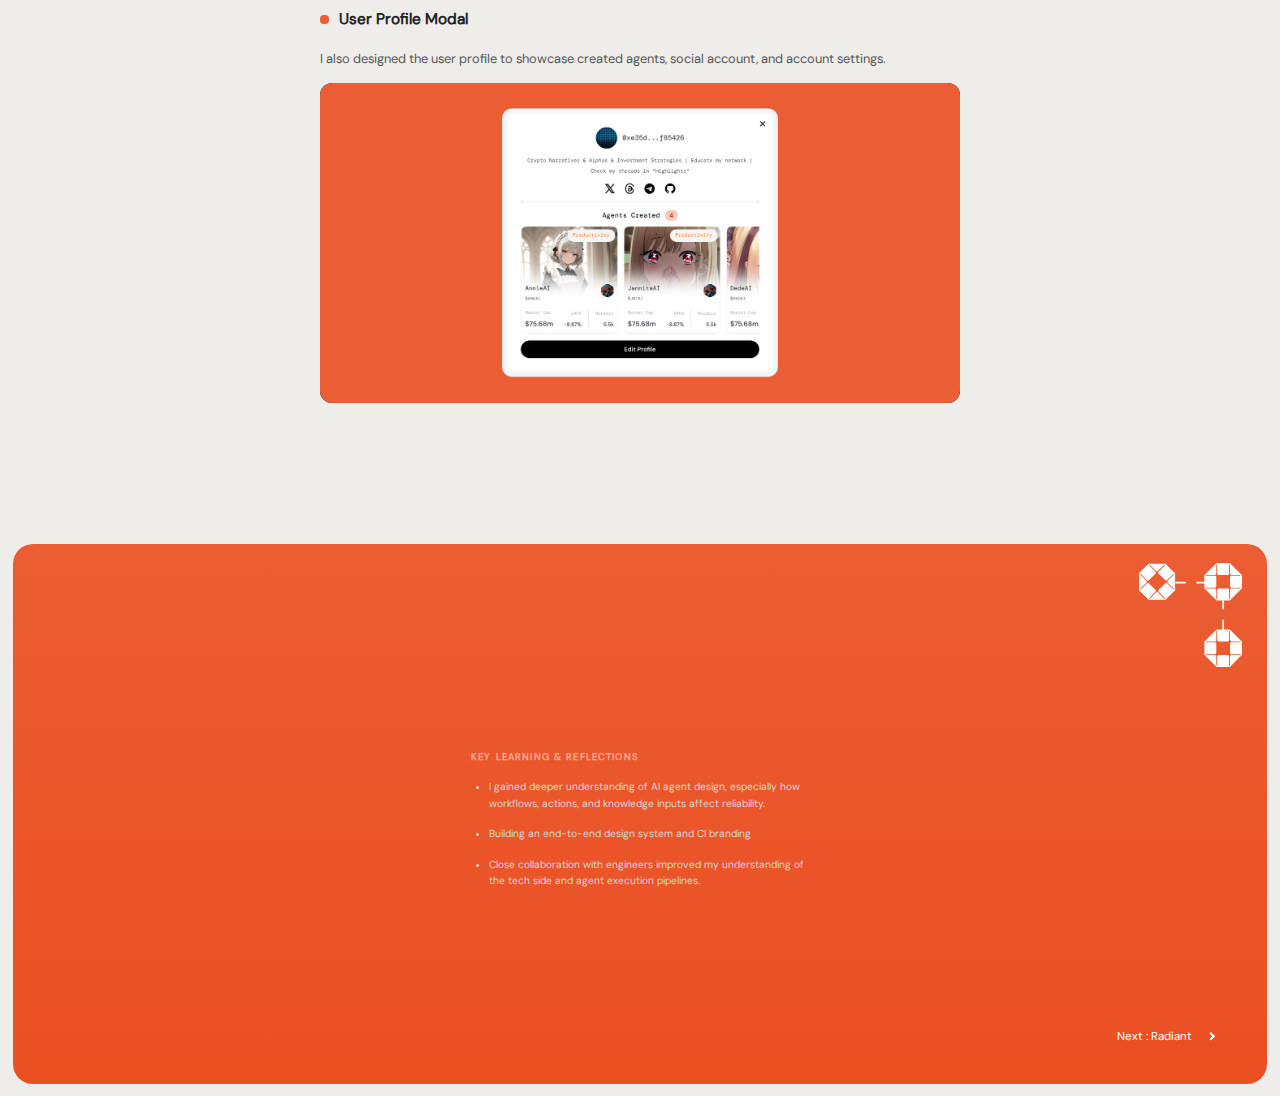
<file: regalia.html>
<!DOCTYPE html>
<html lang="en">

<head>
  <meta charset="utf-8" />
  <meta name="viewport" content="width=device-width, initial-scale=1" />

  <!-- CSS -->
  <link rel="stylesheet" href="css/regalia.css" />
  <script src="js/main.js" defer></script>

  <link rel="icon" type="image/svg+xml" href="assets/Favicon_SVG.svg">
  <link rel="icon" type="image/svg+xml" sizes="32x32" href="assets/Favicon_32px.svg">
  <link rel="icon" type="image/png" sizes="16x16" href="assets/Favicon_16px.png">
  <title>Ice Ananya | Regalia</title>
</head>

<body>

  <!-- MOBILE TOP BAR -->
<header class="mobile-topbar">
  <div class="topbar-left">
    <a href="index.html" class="topbar-link">
      <img src="assets/Favicon_SVG.svg" class="topbar-avatar" />
      <span class="topbar-name">Ice Ananya</span>
    </a>
  </div>

  <button class="topbar-menu" id="openMenu">
    <span></span>
    <span></span>
    <span></span>
  </button>

  <button class="menu-close" id="closeMenu">Close ✕</button>
</header>

<div class="menu-backdrop" id="menuBackdrop"></div>

<!-- MOBILE MENU PANEL -->
<div class="mobile-menu" id="mobileMenu">
  <nav class="menu-list">
    <a href="index.html" style="padding: 12px 12xp 12px 12px;">Home</a>

    <div class="menu-section">WORK</div>
    <a  href="zTerminal.html">zTerminal</a>
    <a class="active" href="regalia.html">Regalia</a>
    <a href="Radiant.html">Radiant</a>
    <a href="Nexus.html">Nexus</a>
    <a href="Aisekai.html">Aisekai</a>
    <a href="Coindee.html">Coindee</a>
  </nav>

  <a class="menu-resume" href="assets/Ananya_Resume.pdf" target="_blank"  rel="noopener noreferrer">📁 Resume</a>
</div>

<!-- HERO SECTION -->
<section class="project-hero">
    <img
    src="assets/regalia/Pattern.svg"
    alt=""
    class="header-pattern"
    />

  <a id="backBtn" class="back-btn">
    <img src="assets/Vector back.svg" alt="">
    Back
  </a>

    <!-- LEFT SECTION -->
    <div class="hero-left grid-left">
        <div class="hero-title-row">
        <img src="assets/regalia/Symbol.svg" class="hero-logo" />
        <h1 class="hero-title">Regalia</h1>
        </div>

        <div class="hero-block">
        <h4 class="hero-label">PROJECT OVERVIEW</h4>
        <p class="hero-text">
            Regalia is an AI Agent platform that lets users build functional AI agents through structured workflows, reusable knowledge, and controllable actions. I designed the end-to-end experience from branding to agent creation and discovery to make the platform clearer, more reliable, and easy to use.
        </p>
        </div>
        
        <div class="hero-block">
        <h4 class="hero-label">THE CHALLENGE</h4>
        <p class="hero-text">
            The prompt-based framework of the existing Agent Launchpad fails to provide users with control over the agent's actions, leading to errors and the inability to create functional agents that perform tasks reliably
        </p>
        </div>
    </div>

    <!-- RIGHT IMAGE -->
    <div class="hero-right grid-right">
        <img src="assets/regalia/A_Cover.png" class="hero-image" />
    </div>

  
  <!-- META SECTION -->
  <div class="hero-meta grid-meta">

    <div class="meta-item">
      <h5 class="meta-label">ROLE</h5>
      <p class="meta-value">End-to-end Product Designer</p>
    </div>

    <div class="meta-item">
    <h5 class="meta-label">WHAT I DID</h5>

  <div class="tag-row">

    <span class="tag">
      <img src="assets/search-2-line.svg" class="tag-icon">
      UX RESEARCH
    </span>

    <span class="tag">
      <img src="assets/pencil-line.svg" class="tag-icon">
      UI DESIGN
    </span>

    <span class="tag">
      <img src="assets/font-size.svg" class="tag-icon">
      DESIGN SYSTEM
    </span>

    <span class="tag">
      <img src="assets/regalia/shapes-line.svg" class="tag-icon">
      CI BRANDING
    </span>

    <span class="tag">
      <img src="assets/regalia/device-line.svg" class="tag-icon">
      RESPONSIVE DESIGN
    </span>

  </div>
</div>

    <div class="meta-item">
      <h5 class="meta-label">TIMELINE</h5>
      <p class="meta-value">Mar 2025</p>
    </div>

    <div class="meta-item">
      <h5 class="meta-label">TOOLS</h5>
      <div class="tool-row">
        <img style="--i:0" src="assets/Figma.svg" />
        <img style="--i:1" src="assets/Adobe Illustrator.svg" />
      </div>
    </div>

  </div>

</section>

<section class="case-body">

  <!-- TOC : ชิดซ้าย viewport -->
  <aside class="sidebar toc">
  <div class="toc-wrap">
    
    <div class="toc-line"></div>

    <nav class="toc-list">
      <div class="side-title">Intro</div>

      <a class="side-item active" href="#design-system" data-target="design-system">Branding & Design System</a>
      <a class="side-item" href="#visual-identity" data-target="visual-identity">Graphic Templates</a>
      <a class="side-item" href="#ai-chat" data-target="ai-chat">Discover AI Agent</a>
      <a class="side-item" href="#homepage" data-target="homepage">Agent Creation</a>
      <a class="side-item" href="#smart-search" data-target="smart-search">Agent Profile</a>
      <a class="side-item" href="#trader-profile" data-target="trader-profile">User Profile</a>
      <a class="side-item" href="#outcomes" data-target="outcomes">Key learnings & Reflections</a>
    </nav>

  </div>
</aside>

  <!-- CONTENT : center ตาม viewport -->
  <main class="content-wrapper">
    <div class="content">

      <section id="design-system" class="content-section">

        <!-- Section Header -->
        <div class="case-header">
          <span class="case-eyebrow">DESIGN APPROACH</span>

          <h2 class="case-title">
            <span class="case-dot"></span>
            Branding & Design System
          </h2>

          <p class="case-description">
            I designed the logo, branding, and complete design system for Regalia, including color palettes, typography and UI components, to maintain visual consistency across all platforms.
          </p>
        </div>

        <!-- Image Grid -->
        <div class="case-media-grid">
          <!-- Image Card 1 -->
          <div class="media-card">
            <div class="media-placeholder">
              <img src="assets/regalia/B_Logo.png">
            </div>
          </div>

          <!-- Image Card 2 -->
          <div class="media-card">
            <div class="media-placeholder">
              <img src="assets/regalia/C_Design system.png">
            </div>
          </div>

        </div>

      </section>

      <section id="visual-identity" class="content-section">
        <div class="case-header">
          <h2 class="case-title">
            <span class="case-dot"></span>
            Graphic Templates for Marketing
          </h2>

          <p class="case-description">
            I created graphic templates for social media, promotional content to ensure consistent branding and faster asset production for the marketing team.
          </p>
        </div>

        <div class="case-media-grid-full">
          <div class="media-card-full">
            <div class="media-fullplaceholder">
              <img src="assets/regalia/D_Graphic.gif">
            </div>
          </div>
        </div>
      </section>

      <section id="ai-chat" class="content-section">
         <div class="case-header">
          <h2 class="case-title">
            <span class="case-dot"></span>
            Discover AI Agent
          </h2>

          <p class="case-description">
            I designed the Discover page to help users explore AI agents efficiently through categories, trending filters, and detailed performance metrics. This improves discoverability and helps users quickly identify agents that match their needs.
          </p>
        </div>

        <div class="case-media-grid-full">
          <div class="media-card-full">
            <div class="media-fullplaceholder">
              <img src="assets/regalia/E_Discover.png">
            </div>
          </div>
        </div>
      </section>

      <section id="homepage" class="content-section">
        <div class="case-header">
          <h2 class="case-title">
            <span class="case-dot"></span>
            Agent Creation
          </h2>

          <p class="case-description">
            I designed the end-to-end Agent Creation flow, guiding users from setting up the agent’s identity to adding knowledge sources and building structured workflows. The flow includes workflow templates that help beginners get started quickly. Users can preview each step inputs, actions, and outputs to ensure accuracy before launching their agent.
          </p>
        </div>

        <div class="case-media-grid-full">
          <div class="media-card-full">
            <div class="media-fullplaceholder">
              <img src="assets/regalia/F_Creation.gif">
            </div>
          </div>
        </div>
        <br>
        <!-- Image Grid -->
        <div class="case-media-grid">
          <!-- Image Card 1 -->
          <div class="media-card-h">
            <div class="media-placeholder-h">
              <img src="assets/regalia/G_Creation.gif">
            </div>
          </div>


          <!-- Image Card 2 -->
          <div class="media-card-h">
            <div class="media-placeholder-h">
              <img src="assets/regalia/H_Creation.png">
            </div>
          </div>

        </div>
      </section>

      <section id="smart-search" class="content-section">
        <div class="case-header">
          <h2 class="case-title">
            <span class="case-dot"></span>
            Agent Profile
          </h2>

          <p class="case-description">
            I designed the agent profile to highlight metrics such as usage, capabilities, workflows, and performance history. This helps users understand an agent’s strengths and determine whether it fits their use case.
          </p>
        </div>

        <div class="case-media-grid-full">
          <div class="media-card-full">
            <div class="media-fullplaceholder">
              <img src="assets/regalia/I_Agent info.png">
            </div>
          </div>
        </div>
      </section>

      <section id="trader-profile" class="content-section">
        <div class="case-header">
          <h2 class="case-title">
            <span class="case-dot"></span>
            User Profile Modal
          </h2>

          <p class="case-description">
            I also designed the user profile to showcase created agents, social account, and account settings.
        </div>

        <div class="case-media-grid-full">
          <div class="media-card-full">
            <div class="media-fullplaceholder">
              <img src="assets/regalia/J_User profile.png">
            </div>
          </div>
        </div>
      </section>
    </div>
  </main>

</section>

<section id="outcomes" class="content-footer">
  

  <div class="footer-inner">
    <!-- PATTERN DECORATION -->
    <img
    src="assets/regalia/Layer_23.svg"
    alt=""
    class="footer-pattern"
    />
    <div class="footer-grid">

      <div class="footer-col">
        <h4 class="footer-title">KEY LEARNING & REFLECTIONS</h4>
        <ul class="footer-list">
          <li>I gained deeper understanding of AI agent design, especially how workflows, actions, and knowledge inputs affect reliability.</li>
          <li>Building an end-to-end design system and CI branding</li>
          <li>Close collaboration with engineers improved my understanding of the tech side and agent execution pipelines.</li>
        </ul>
      </div>

    </div>

    <!-- NEXT -->
    <a class="footer-next" href="Radiant.html">
      Next : Radiant
      <span class="arrow-css"></span>
    </a>


  </div>

</section>

<script>

  if (window.location.hash === "#") {
    history.replaceState(null, "", window.location.pathname);
  }

  document.getElementById("backBtn")?.addEventListener("click", () => {
  document.body.classList.add("fade-out");

  setTimeout(() => {
      window.location.href = "index.html";
    }, 300);
  });


  const sections = document.querySelectorAll(
    ".content-section, .content-footer"
  );
  const navLinks = document.querySelectorAll(".toc .side-item");

  function updateActiveSection() {
    const viewportCenter = window.innerHeight / 2;

    let closestSection = null;
    let closestDistance = Infinity;

    sections.forEach(section => {
      const rect = section.getBoundingClientRect();
      const sectionCenter = rect.top + rect.height / 2;
      const distance = Math.abs(sectionCenter - viewportCenter);

      if (distance < closestDistance) {
        closestDistance = distance;
        closestSection = section;
      }
    });

    if (!closestSection) return;

    const id = closestSection.id;

    navLinks.forEach(link => {
      link.classList.toggle(
        "active",
        link.getAttribute("href") === `#${id}`
      );
    });
  }

  // throttle เพื่อ performance
  let ticking = false;
  window.addEventListener("scroll", () => {
    if (!ticking) {
      window.requestAnimationFrame(() => {
        updateActiveSection();
        ticking = false;
      });
      ticking = true;
    }
  });

  
  document.querySelectorAll(".toc .side-item").forEach(link => {
    link.addEventListener("click", e => {
      e.preventDefault();

      const id = link.dataset.target;
      const target = document.getElementById(id);
      if (!target) return;

      const rect = target.getBoundingClientRect();
      const targetY =
        window.scrollY +
        rect.top -
        (window.innerHeight / 2) +
        (rect.height / 2);

      window.scrollTo({
        top: targetY,
        behavior: "smooth"
      });
    });
  });

  const openMenu = document.getElementById("openMenu");
  const closeMenu = document.getElementById("closeMenu");
  const mobileMenu = document.getElementById("mobileMenu");

  openMenu?.addEventListener("click", () => {
    document.body.classList.add("menu-open");
  });

  closeMenu?.addEventListener("click", () => {
    document.body.classList.remove("menu-open");
  });

</script>
</body>
</html>
</file>
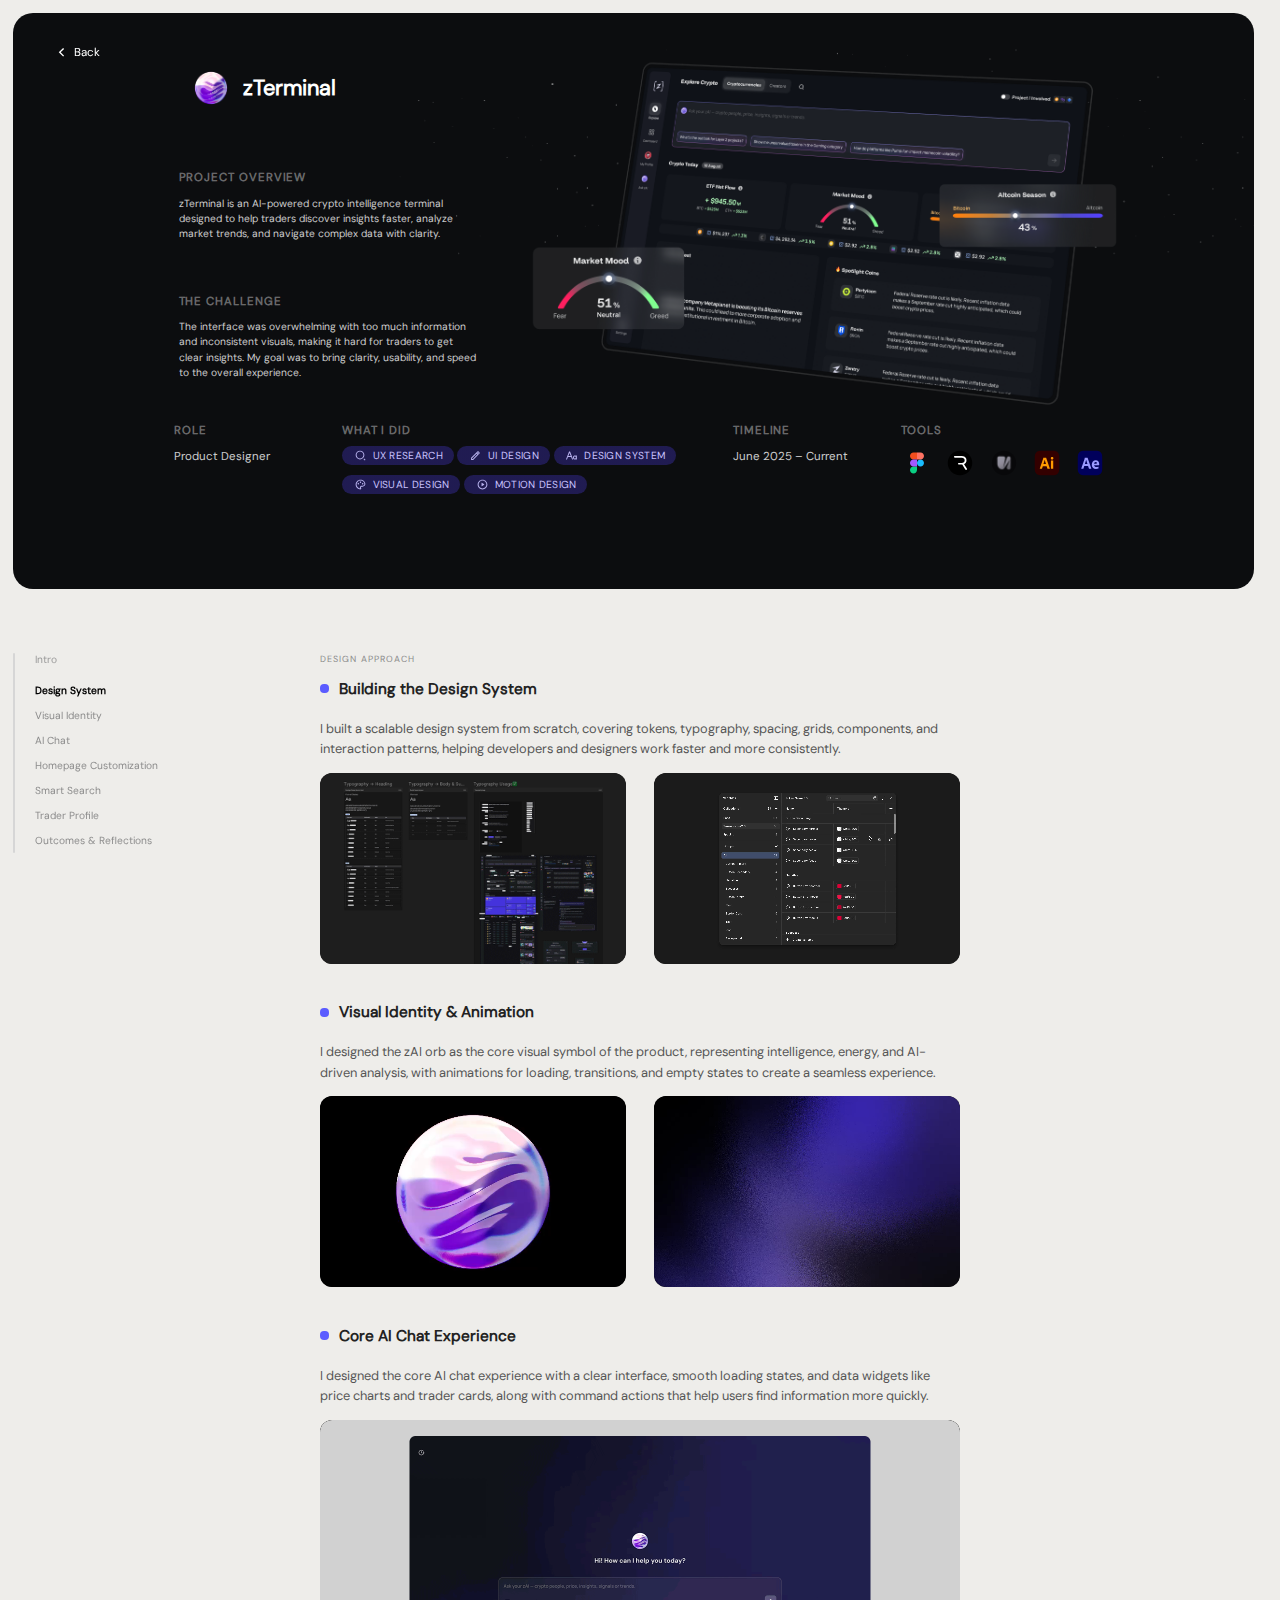
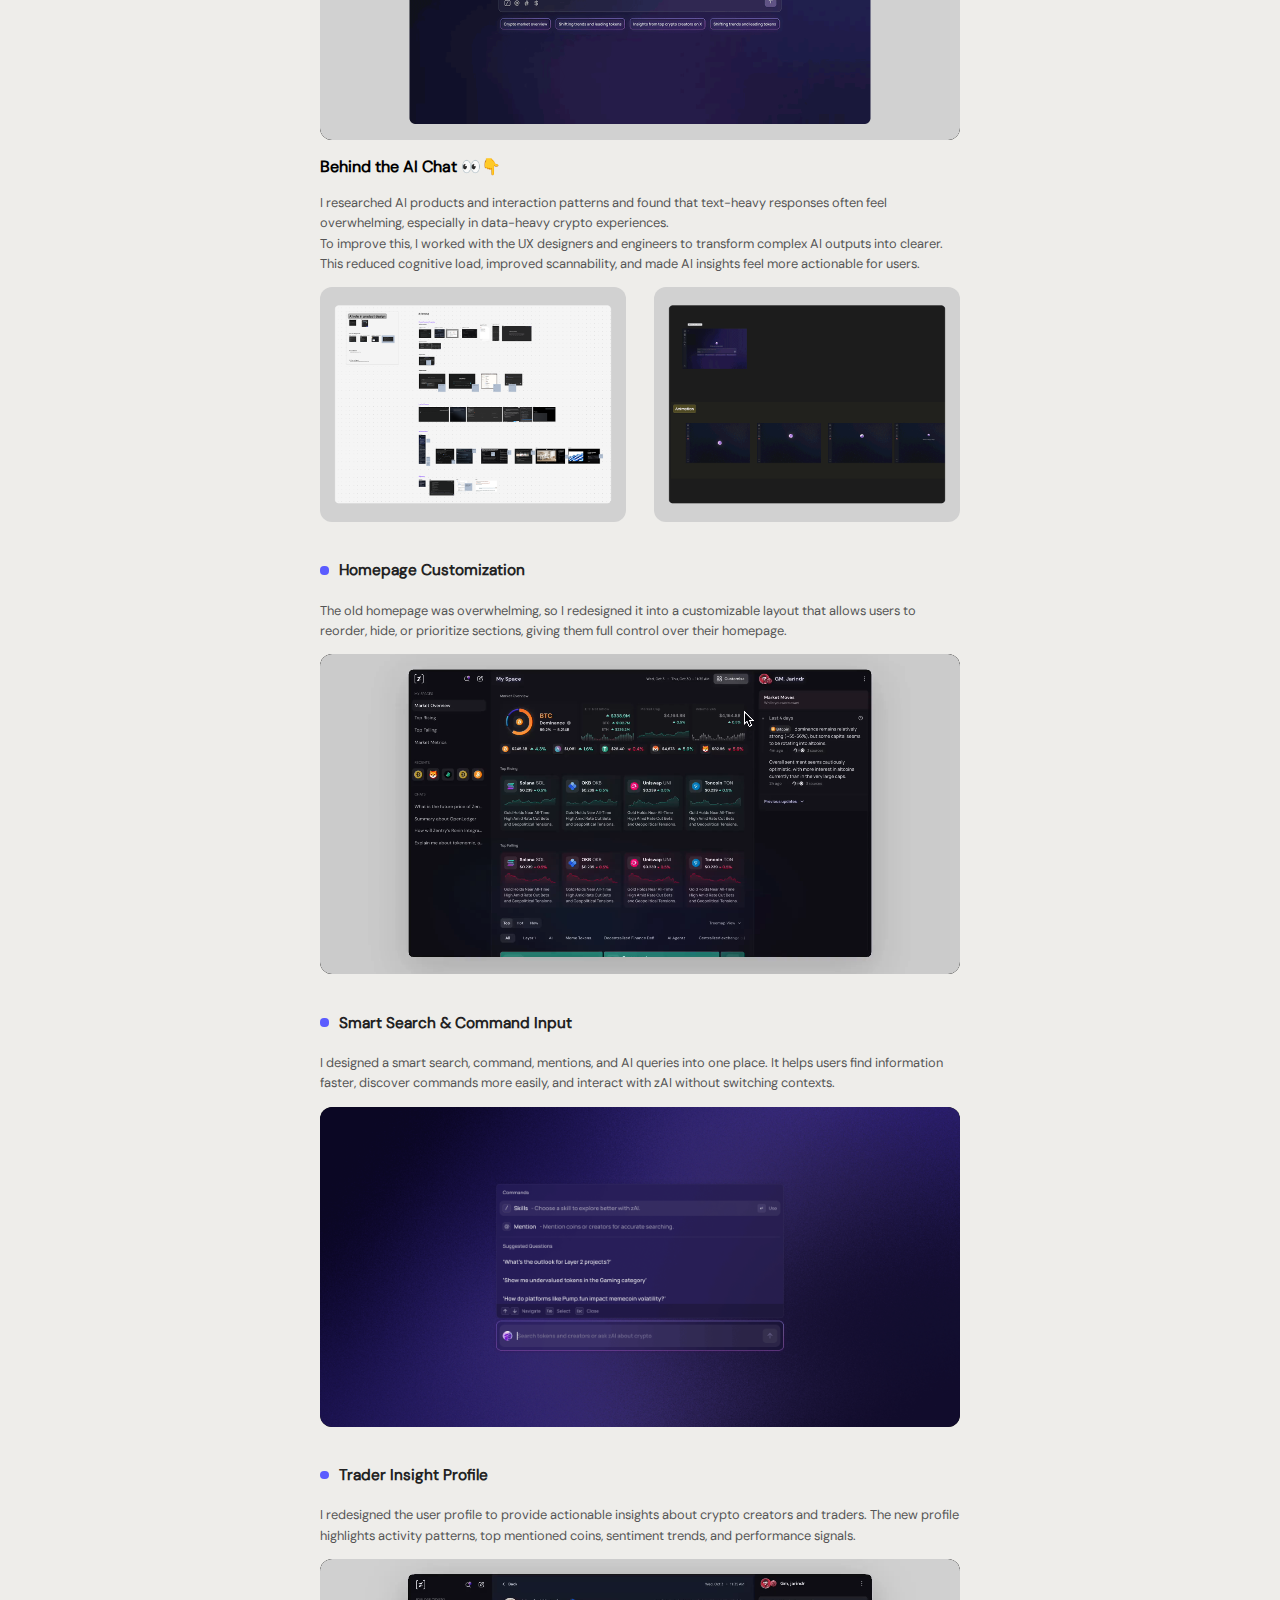
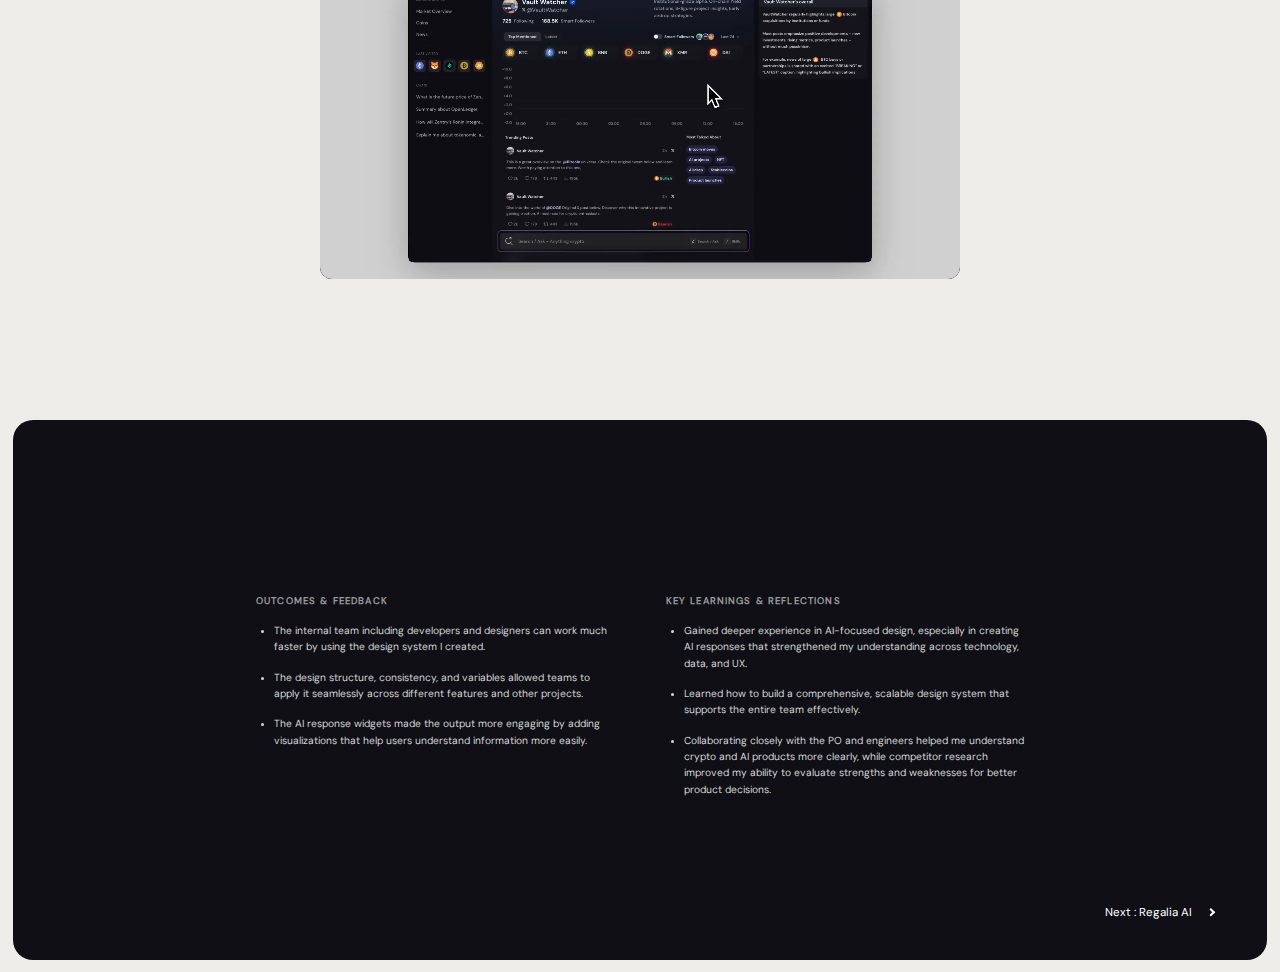
<file: zTerminal.html>
<!DOCTYPE html>
<html lang="en">

<head>
  <meta charset="utf-8" />
  <meta name="viewport" content="width=device-width, initial-scale=1" />

  <!-- CSS -->
  <link rel="stylesheet" href="css/zTerminal.css" />
  <script src="js/main.js" defer></script>

  <link rel="icon" type="image/svg+xml" href="assets/Favicon_SVG.svg">
  <link rel="icon" type="image/svg+xml" sizes="32x32" href="assets/Favicon_32px.svg">
  <link rel="icon" type="image/png" sizes="16x16" href="assets/Favicon_16px.png">
  <title>Ice Ananya | zTerminal</title>
</head>

<body>

<!-- MOBILE TOP BAR -->
<header class="mobile-topbar">
  <div class="topbar-left">
    <a href="index.html" class="topbar-link">
      <img src="assets/Favicon_SVG.svg" class="topbar-avatar" />
      <span class="topbar-name">Ice Ananya</span>
    </a>
  </div>

  <button class="topbar-menu" id="openMenu">
    <span></span>
    <span></span>
    <span></span>
  </button>

  <button class="menu-close" id="closeMenu">Close ✕</button>
</header>

<div class="menu-backdrop" id="menuBackdrop"></div>

<!-- MOBILE MENU PANEL -->
<div class="mobile-menu" id="mobileMenu">
  <nav class="menu-list">
    <a href="index.html" style="padding: 12px 12xp 12px 12px;">Home</a>

    <div class="menu-section">WORK</div>
    <a class="active" href="zTerminal.html">zTerminal</a>
    <a href="regalia.html">Regalia</a>
    <a href="Radiant.html">Radiant</a>
    <a href="Nexus.html">Nexus</a>
    <a href="Aisekai.html">Aisekai</a>
    <a href="Coindee.html">Coindee</a>
  </nav>

  <a class="menu-resume" href="assets/Ananya_Resume.pdf" target="_blank"  rel="noopener noreferrer">📁 Resume</a>
</div>

<!-- HERO SECTION -->
<section class="project-hero">

  <a id="backBtn" class="back-btn">
    <img src="assets/Vector back.svg" alt="">
    Back
  </a>

  <!-- LEFT SECTION -->
  <div class="hero-left grid-left">
      <div class="hero-title-row">
        <img src="assets/A_Orb Icon.png" class="hero-logo" />
        <h1 class="hero-title">zTerminal</h1>
      </div>

      <div class="hero-block">
        <h4 class="hero-label">PROJECT OVERVIEW</h4>
        <p class="hero-text">
            zTerminal is an AI-powered crypto intelligence terminal designed to help
            traders discover insights faster, analyze market trends, and navigate
            complex data with clarity.
        </p>
      </div>
      
      <div class="hero-block">
        <h4 class="hero-label">THE CHALLENGE</h4>
        <p class="hero-text">
            The interface was overwhelming with too much information and inconsistent
            visuals, making it hard for traders to get clear insights. My goal was to
            bring clarity, usability, and speed to the overall experience.
        </p>
      </div>
  </div>

    <!-- RIGHT IMAGE -->
  <div class="hero-right grid-right">
      <img src="assets/Group 235346.png" class="hero-image" />
  </div>

  
  <!-- META SECTION -->
  <div class="hero-meta grid-meta">

    <div class="meta-item">
      <h5 class="meta-label">ROLE</h5>
      <p class="meta-value">Product Designer</p>
    </div>

    <div class="meta-item">
      <h5 class="meta-label">WHAT I DID</h5>

      <div class="tag-row">

        <span class="tag">
          <img src="assets/search-2-line.svg" class="tag-icon">
          UX RESEARCH
        </span>

        <span class="tag">
          <img src="assets/pencil-line.svg" class="tag-icon">
          UI DESIGN
        </span>

        <span class="tag">
          <img src="assets/font-size.svg" class="tag-icon">
          DESIGN SYSTEM
        </span>

        <span class="tag">
          <img src="assets/palette-line.svg" class="tag-icon">
          VISUAL DESIGN
        </span>

        <span class="tag">
          <img src="assets/play-circle-line.svg" class="tag-icon">
          MOTION DESIGN
        </span>

      </div>
    </div>

    <div class="meta-item">
      <h5 class="meta-label">TIMELINE</h5>
      <p class="meta-value">June 2025 – Current</p>
    </div>

    <div class="meta-item">
      <h5 class="meta-label">TOOLS</h5>
      <div class="tool-row">
        <img style="--i:0" src="assets/Figma.svg" />
        <img style="--i:1" src="assets/Rive.svg" />
        <img style="--i:2" src="assets/Unicorn Studio.svg" />
        <img style="--i:3" src="assets/Adobe Illustrator.svg" />
        <img style="--i:4" src="assets/Adobe After Effects.svg" />
      </div>
    </div>

  </div>

</section>

<section class="case-body">

  <!-- TOC : ชิดซ้าย viewport -->
  <aside class="sidebar toc">
  <div class="toc-wrap">
    
    <div class="toc-line"></div>

    <nav class="toc-list">
      <div class="side-title">Intro</div>

      <a class="side-item active" href="#design-system" data-target="design-system">Design System</a>
      <a class="side-item" href="#visual-identity" data-target="visual-identity">Visual Identity</a>
      <a class="side-item" href="#ai-chat" data-target="ai-chat">AI Chat</a>
      <a class="side-item" href="#homepage" data-target="homepage">Homepage Customization</a>
      <a class="side-item" href="#smart-search" data-target="smart-search">Smart Search</a>
      <a class="side-item" href="#trader-profile" data-target="trader-profile">Trader Profile</a>
      <a class="side-item" href="#outcomes" data-target="outcomes">Outcomes & Reflections</a>
    </nav>

  </div>
  </aside>

  <!-- CONTENT : center ตาม viewport -->
  <main class="content-wrapper">
    <div class="content">

      <section id="design-system" class="content-section">

        <!-- Section Header -->
        <div class="case-header">
          <span class="case-eyebrow">DESIGN APPROACH</span>

          <h2 class="case-title">
            <span class="case-dot"></span>
            Building the Design System
          </h2>

          <p class="case-description">
            I built a scalable design system from scratch, covering tokens,
            typography, spacing, grids, components, and interaction patterns,
            helping developers and designers work faster and more consistently.
          </p>
        </div>

        <!-- Image Grid -->
        <div class="case-media-grid">
          <!-- Image Card 1 -->
          <div class="media-card">
            <div class="media-placeholder">
              <img src="assets/B_Design system.gif" alt="Design system overview">
            </div>
          </div>

          <!-- Image Card 2 -->
          <div class="media-card">
            <div class="media-placeholder">
              <video autoplay loop muted playsinline>
                <source src="assets/C_Design system.mp4" type="video/mp4">
              </video>
            </div>
          </div>

        </div>

      </section>

      <section id="visual-identity" class="content-section">
       
        <div class="case-header">
          <h2 class="case-title">
            <span class="case-dot"></span>
            Visual Identity & Animation
          </h2>

          <p class="case-description">
            I designed the zAI orb as the core visual symbol of the product, representing intelligence, energy, and AI-driven analysis, with animations for loading, transitions, and empty states to create a seamless experience.
          </p>
        </div>

        <!-- Image Grid -->
        <div class="case-media-grid">
          <!-- Image Card 1 -->
          <div class="media-card">
            <div class="media-placeholder">
              <video autoplay loop muted playsinline>
                <source src="assets/D_AI orb.mp4" type="video/mp4">
              </video>
            </div>
          </div>


          <!-- Image Card 2 -->
          <div class="media-card">
            <div class="media-placeholder">
              <video autoplay loop muted playsinline>
                <source src="assets/E_Gradiant.mp4" type="video/mp4">
              </video>
            </div>
          </div>

        </div>

      </section>

      <section id="ai-chat" class="content-section">
         <div class="case-header">
          <h2 class="case-title">
            <span class="case-dot"></span>
            Core AI Chat Experience
          </h2>

          <p class="case-description">
            I designed the core AI chat experience with a clear interface, smooth loading states, and data widgets like price charts and trader cards, along with command actions that help users find information more quickly.
          </p>
        </div>

        <div class="case-media-grid-full">
          <div class="media-card-full">
            <div class="media-fullplaceholder">
              <img src="assets/F_Chat.gif">
            </div>
          </div>
        </div>

        <p class="behind-text">Behind the AI Chat 👀👇</p>
        <p class="case-description">
            I researched AI products and interaction patterns and found that text-heavy responses often feel overwhelming, especially in data-heavy crypto experiences. <br>To improve this, I worked with the UX designers and engineers to transform complex AI outputs into clearer. This reduced cognitive load, improved scannability, and made AI insights feel more actionable for users.
        </p>

        <div class="case-media-grid">
          <!-- Image Card 1 -->
          <div class="media-card">
            <div class="media-placeholder-custom">             
                <img src="assets/z_BehindAIChat_Research.png">            
            </div>
          </div>

          <!-- Image Card 2 -->
          <div class="media-card">
            <div class="media-placeholder-custom">      
                  <img src="assets/z_BehindAIChat_UXUI.gif">           
            </div>
          </div>

        </div>
      </section>

      <section id="homepage" class="content-section">
        <div class="case-header">
          <h2 class="case-title">
            <span class="case-dot"></span>
            Homepage Customization
          </h2>

          <p class="case-description">
            The old homepage was overwhelming, so I redesigned it into a customizable layout that allows users to reorder, hide, or prioritize sections, giving them full control over their homepage.
          </p>
        </div>

        <div class="case-media-grid-full">
          <div class="media-card-full">
            <div class="media-fullplaceholder">
              <video autoplay loop muted playsinline>
                <source src="assets/G_Homepage.mp4" type="video/mp4">
              </video>
            </div>
          </div>
        </div>
      </section>

      <section id="smart-search" class="content-section">
        <div class="case-header">
          <h2 class="case-title">
            <span class="case-dot"></span>
            Smart Search & Command Input
          </h2>

          <p class="case-description">
            I designed a smart search, command, mentions, and AI queries into one place. It helps users find information faster, discover commands more easily, and interact with zAI without switching contexts.
          </p>
        </div>

        <div class="case-media-grid-full">
          <div class="media-card-full">
            <div class="media-fullplaceholder">
              <img src="assets/H_AI_Search.gif">
            </div>
          </div>
        </div>
      </section>

      <section id="trader-profile" class="content-section">
        <div class="case-header">
          <h2 class="case-title">
            <span class="case-dot"></span>
            Trader Insight Profile
          </h2>

          <p class="case-description">
            I redesigned the user profile to provide actionable insights about crypto creators and traders. The new profile highlights activity patterns, top mentioned coins, sentiment trends, and performance signals.
          </p>
        </div>

        <div class="case-media-grid-full">
          <div class="media-card-full">
            <div class="media-fullplaceholder">
              <video autoplay loop muted playsinline>
                <source src="assets/I_Profile.mp4" type="video/mp4">
              </video>
            </div>
          </div>
        </div>
      </section>
    </div>
  </main>

</section>

<section id="outcomes" class="content-footer">

  <div class="footer-inner">

    <div class="footer-grid">

      <!-- LEFT -->
      <div class="footer-col">
        <h4 class="footer-title">OUTCOMES & FEEDBACK</h4>
        <ul class="footer-list">
          <li>The internal team including developers and designers can work much faster by using the design system I created.</li>
          <li>The design structure, consistency, and variables allowed teams to apply it seamlessly across different features and other projects.</li>
          <li>The AI response widgets made the output more engaging by adding visualizations that help users understand information more easily.</li>
        </ul>
      </div>

      <!-- RIGHT -->
      <div class="footer-col">
        <h4 class="footer-title">KEY LEARNINGS & REFLECTIONS</h4>
        <ul class="footer-list">
          <li>Gained deeper experience in AI-focused design, especially in creating AI responses that strengthened my understanding across technology, data, and UX.</li>
          <li>Learned how to build a comprehensive, scalable design system that supports the entire team effectively.</li>
          <li>Collaborating closely with the PO and engineers helped me understand crypto and AI products more clearly, while competitor research improved my ability to evaluate strengths and weaknesses for better product decisions.</li>
        </ul>
      </div>

    </div>

    <!-- NEXT -->
    <a class="footer-next" href="regalia.html">
      Next : Regalia AI
      <span class="arrow-css"></span>
    </a>


  </div>

</section>

<script>

  if (window.location.hash === "#") {
    history.replaceState(null, "", window.location.pathname);
  }

  document.getElementById("backBtn")?.addEventListener("click", () => {
  document.body.classList.add("fade-out");

  setTimeout(() => {
      window.location.href = "index.html";
    }, 300);
  });


  const sections = document.querySelectorAll(
    ".content-section, .content-footer"
  );
  const navLinks = document.querySelectorAll(".toc .side-item");

  function updateActiveSection() {
    const viewportCenter = window.innerHeight / 2;

    let closestSection = null;
    let closestDistance = Infinity;

    sections.forEach(section => {
      const rect = section.getBoundingClientRect();
      const sectionCenter = rect.top + rect.height / 2;
      const distance = Math.abs(sectionCenter - viewportCenter);

      if (distance < closestDistance) {
        closestDistance = distance;
        closestSection = section;
      }
    });

    if (!closestSection) return;

    const id = closestSection.id;

    navLinks.forEach(link => {
      link.classList.toggle(
        "active",
        link.getAttribute("href") === `#${id}`
      );
    });
  }

  // throttle เพื่อ performance
  let ticking = false;
  window.addEventListener("scroll", () => {
    if (!ticking) {
      window.requestAnimationFrame(() => {
        updateActiveSection();
        ticking = false;
      });
      ticking = true;
    }
  });

  
  document.querySelectorAll(".toc .side-item").forEach(link => {
    link.addEventListener("click", e => {
      e.preventDefault();

      const id = link.dataset.target;
      const target = document.getElementById(id);
      if (!target) return;

      const rect = target.getBoundingClientRect();
      const targetY =
        window.scrollY +
        rect.top -
        (window.innerHeight / 2) +
        (rect.height / 2);

      window.scrollTo({
        top: targetY,
        behavior: "smooth"
      });
    });
  });

  const openMenu = document.getElementById("openMenu");
  const closeMenu = document.getElementById("closeMenu");
  const mobileMenu = document.getElementById("mobileMenu");

  openMenu?.addEventListener("click", () => {
    document.body.classList.add("menu-open");
  });

  closeMenu?.addEventListener("click", () => {
    document.body.classList.remove("menu-open");
  });



</script>
</body>
</html>
</file>
<file: css/Coindee.css>
@font-face {
  font-family: 'DM Sans';
  src: url('/font/DMSans-VariableFont_opsz\,wght.ttf') format('truetype');
  font-weight: 400;
  font-style: normal;
  font-display: swap;
}

@font-face {
  font-family: 'DM Sans';
  src: url('/font/DMSans-Italic-VariableFont_opsz\,wght.ttf') format('truetype');
  font-weight: 400;
  font-style: italic;
  font-display: swap;
}

/* ========== GLOBAL ========== */
body {
  margin: 0;
  padding: 1% 1%;
  font-family: 'DM Sans', system-ui, -apple-system, BlinkMacSystemFont,
               'Segoe UI', Roboto, Helvetica, Arial, sans-serif;
  background: #EEEDEA;
  overflow-x: hidden; /* กันล้นแนวนอน */
}

/* =========================================
   HERO SECTION (Desktop + Responsive)
========================================= */

.back-btn {
  position: absolute;
  top: 24px;
  left: 28px;

  display: inline-flex;       
  align-items: center;      
  gap: 6px;                  

  padding: 8px 14px;              /* เตรียมพื้นที่ไว้ตั้งแต่ปกติ */
  border-radius: 0.5vw;

  cursor: pointer;
  font-size: 0.9vw;
  text-decoration: none;
  color: #FFFFFF;
  z-index: 20;

  background: transparent;
  transition: 
    background 0.25s ease,
    opacity 0.25s ease;
}

.back-btn img {
  width: 1vw;
  height: 1vh;
  display: block;   /* กัน baseline เพี้ยน */
}

.back-btn:hover {
  background: #262626;
  opacity: 0.8;
}

/* จัดโครงสร้าง grid ใหม่: ซ้าย 35% ขวา 65% */
.project-hero {
  background: linear-gradient(
    180deg,
    #202236 0%,
    #121423 100%
  );
  border-radius: 20px;
  width: 97vw;
  height: 45vw;
  display: grid;
  grid-template-columns: 13% 35% 55%;
  grid-template-rows: auto auto auto;
  grid-template-areas:
    "extra left right"
    "extra meta meta";

  color: white;
  position: relative;
  overflow: hidden;
}


/* ฝั่งซ้าย (ข้อความ) */
.hero-left {
  grid-area: left;
  width: 100%;
  padding: 10% 1%;
}

/* ฝั่งขวา (รูป) */
.hero-right {
  grid-area: right;
  position: absolute;
  left: -10vw;
  width: 100%;
  padding: 0% 0%;
  display: flex;
  align-items: center;      /* กึ่งกลางแนวตั้ง */
  justify-content: left;  /* กึ่งกลางแนวนอน */
}


/* รูปด้านขวาให้กิน 65% */
.hero-image {
  width: 67vw;  
  height: auto;
}


/* จัดให้อยู่บรรทัดเดียวกัน */
.hero-title-row {
  display: flex;
  align-items: center;   /* จัด vertical alignment ให้อยู่กลาง */
}

/* ปรับขนาด icon */
.hero-logo {
  width: 10vw;
  height: auto;
  padding: 0.6vw;
}

/* ==============================================
   TITLE ROW (เหมือนในภาพเป๊ะ)
================================================= */
.hero-title-row {
  margin-bottom: 0px;  /* เพิ่มระยะห่างใต้หัวข้อ */
  height: 5vw;
}

.hero-title {
  font-size: 1.7vw;     /* แบบในภาพ */
  font-weight: 600;
  margin: 0;
  line-height: 1.1;
}

/* ==============================================
   SECTION LABEL (PROJECT OVERVIEW / THE CHALLENGE)
================================================= */
.hero-label {
  font-size: 0.9vw;
  font-weight: 600;
  letter-spacing: 0.08em;
  text-transform: uppercase;
  color: #FFFFFF66;      /* เทาอ่อนแบบในภาพ */
  margin-bottom: 10px;
  display: block;
}

/* ==============================================
   BODY TEXT
================================================= */
.hero-text {
  font-size: 0.8vw;     /* ขนาดในตัวอย่าง */
  line-height: 100%;
  color: #FFFFFFCC;      /* ขาวหม่นแบบในภาพ */
  max-width: 69%;
  font-weight: 400;
  letter-spacing: 0%;
  font-weight: 400;
  line-height: 150%;
}

/* ==============================================
   SPACING BETWEEN BLOCKS
================================================= */
.hero-block {
  margin-bottom: 5%;
}

.hero-meta {
  margin-top: -6%;
  grid-area: meta;
  display: grid;
  grid-template-columns: 12% 35% 15% 25%;
  align-items: start;
  margin-bottom: 3rem;
}

.meta-item {
  display: flex;
  flex-direction: column;
  align-items: flex-start;   /* <<< ชี้ชัดว่าทุก content ต้องชิดซ้ายและบน */
  justify-content: flex-start; /* <<< บังคับให้ชิดด้านบน */
}

.meta-label {
  font-size: 0.9vw;
  font-weight: 600;
  color: #ffffff66;
  letter-spacing: 0.08em;
  text-transform: uppercase;
}

.meta-value {
  margin-top: -5%;
  font-size: 0.9vw;
  color: #ffffffcc;
}

.tag-row {
  display: flex;
  flex-wrap: wrap;
  gap: 0.6vw 0.5vw;
  transform: translateY(-0.8vw);
}

/* pill tag */
.tag {
  display: inline-flex;
  align-items: center;
  gap: 0.4vw;

  padding: 0.45vw 0.9vw;
  border-radius: 999px;

  background: #077AFD4D;
  backdrop-filter: blur(2px);

  font-size: 0.75vw;
  font-weight: 500;
  color: #D3E3FF;
  letter-spacing: 0.02em;
  white-space: nowrap;

  transition: 
    background 0.25s ease,
    transform 0.25s ease;
}

.tag-icon {
  width: 100%;
  height: 100%;
  color: #D3E3FF;
  object-fit: contain;
  opacity: 0.9;
  filter: brightness(0) invert(1); /* ทำให้เป็นขาว */
}

.tool-row {
  display: flex;
  gap: 10px;
  align-items: center;
  margin-top: -4%;
}

.tool-row img {
  width: 2.2vw;
  padding: 0.2vw;
  border-radius: 12px;
  height: auto;
  /* cursor: pointer; */

  /* animation อัตโนมัติ */
  animation: autoWiggle 2.8s ease-in-out infinite;
  animation-delay: calc(var(--i) * 0.3s); /* ทำให้แต่ละภาพเริ่มไม่พร้อมกัน */
}

@keyframes autoWiggle {
  0%   { transform: rotate(0deg) scale(1); }
  15%  { transform: rotate(-6deg) scale(1.06); }
  30%  { transform: rotate(6deg) scale(1.08); }
  45%  { transform: rotate(-3deg) scale(1.06); }
  60%  { transform: rotate(0deg) scale(1); }
  100% { transform: rotate(0deg) scale(1); }
}


.page-exit {
  position: fixed;
  inset: 0;
  background: var(--bg);
  z-index: 9999;
  will-change: transform, opacity, filter;
  animation: surfaceOut 0.9s cubic-bezier(.22,1,.36,1) forwards;
}

@keyframes surfaceOut {
  0% {
    transform: scale(1);
    opacity: 1;
    filter: blur(0);
  }
  100% {
    transform: scale(0.92);
    opacity: 0;
    filter: blur(8px);
  }
}


body.fade-out {
  opacity: 0;
  transition: opacity .2s ease;
}

/* ป้องกัน scroll ระหว่าง transition */
body.is-going-back {
  overflow: hidden;
}

/* ตัวห่อหน้าหลัก */
.page {
  will-change: transform, opacity;
}

/* animation ตอนกด back */
.page.back-transition {
  animation: slideBack 0.55s cubic-bezier(.22,1,.36,1) forwards;
}

@keyframes slideBack {
  0% {
    transform: translateX(0);
    opacity: 1;
  }
  100% {
    transform: translateX(100%);
    opacity: 0.9;
  }
}

/* ===== TOC (สารบัญ) ===== */
.toc {
  position: sticky;
  top: 1.5rem; /* ไม่ชน hero */
  align-self: flex-start;
}

.toc-wrap {
  display: flex;
  gap: 20px;
  position: absolute;
  padding-left: 0rem;
}

.toc .side-item {
  display: block;
  font-size: 0.8vw;
  color: #8c8c8c;
  padding: 6px 0;
  text-decoration: none;
  transition: color 0.25s ease, transform 0.25s ease;
}

.toc .side-item:hover {
  color: #000;
}

.toc .side-item.active {
  color: #000;
  font-weight: 600;
  /* transform: translateX(6px); effect เล็ก ๆ แบบ ref */
}

.toc-line {
  width: 2px;
  background: #d6d6d6;
  border-radius: 2px;
  flex-shrink: 0;
}

.toc-list {
  display: flex;
  flex-direction: column;
  gap: 0px;
}

/* ===== CONTENT SECTION ===== */
.content-section {
  scroll-margin-top: 0px; /* กันโดน header ตอนคลิก */
  margin-bottom: 3vw;
}

.sidebar.toc {
  position: sticky;
  align-self: flex-start;
  display: flex;
  flex-direction: column;
  gap: 14px;
  font-size: 0.8vw;
}

.side-title {
  font-size: 0.8vw;
  color: #9a9a9a;
  margin-bottom: 12px;
}

.side-item {
  text-decoration: none;
  color: #9a9a9a;
  font-weight: 400;
  transition: color 0.25s ease, font-weight 0.25s ease;
  cursor: pointer;
}

.side-item:hover {
  color: #555;
}

.side-item.active {
  color: #111;
  font-weight: 600;
}

.content-wrapper {
  display: flex;
  justify-content: center; /* 👈 center ตาม viewport */
  width: 100%;
}

.content {
  width: 100%;
  max-width: 50vw;
  padding: 0 24px;
}


.content-section h3 {
  font-size: 22px;
  margin-bottom: 1rem;
}

.case-body {
  position: relative;
  width: 100%;
  padding-top: 64px;
  padding-bottom: 0vh;
}

.case-wrapper {
  width: 100%;
  display: flex;
  justify-content: center;   /* ⭐ center ทั้งชุด */
}

/* ===============================
   CASE SECTION
================================ */

.case-section {
  display: flex;
  flex-direction: column;
  gap: 36px;
  max-width: 100%; 
}

/* Header */
.case-header {
  display: flex;
  flex-direction: column;
  gap: 14px;
}

.case-eyebrow {
  font-size: 0.7vw;
  letter-spacing: 0.12em;
  color: #8b8b8b;
  font-weight: 500;
}

.case-title {
  display: flex;
  align-items: center;
  gap: 10px;
  font-size: 1.2vw;
  font-weight: 600;
  color: #222;
  margin: 0 0 0.4em 0; /* ลดช่องว่างด้านล่าง */
}

.case-dot {
  width: 0.7vw;
  height: 0.7vw;
  background: #077AFD;
  border-radius: 4px;
  flex-shrink: 0;
}

.case-description {
  width: 50vw;
  font-size: 1vw;
  line-height: 1.6;
  color: #555;
  margin-top: 0;
}

/* ===============================
   MEDIA GRID
================================ */

.media-card {
  width: 100%;
}

.media-card-full {
  width: 100%;
}

.media-card-h {
  width: 100%;
}

.media-card-cus {
  width: 100%;
}

.media-card video,
.media-card img {
  width: 100%;
  height: auto;
  display: block;
  border-radius: 12px;
  object-fit: cover;
}

.media-card-full video,
.media-card-full img{
  width: 100%;
 
  display: block;
  border-radius: 12px;
  object-fit: cover;
}

.media-card-h video,
.media-card-h img{
  width: 100%;
  
  display: block;
  border-radius: 12px;
  object-fit: cover;
}

.media-placeholder {
  position: relative;
  width: 100%;
  aspect-ratio: 16 / 10;   /* ปรับตาม ref ได้ เช่น 16/9, 4/3 */
  overflow: hidden;
  border-radius: 12px;
  background: #111;
}

.media-placeholder-h {
  position: relative;
  width: 100%;
  aspect-ratio: 16 / 16.5;   /* ปรับตาม ref ได้ เช่น 16/9, 4/3 */
  overflow: hidden;
  border-radius: 12px;
  background: #111;
}

.media-fullplaceholder {
  position: relative;
  width: 100%;
  
  aspect-ratio: 16 / 8;   /* ปรับตาม ref ได้ เช่น 16/9, 4/3 */
  overflow: hidden;
  border-radius: 12px;
  background: #111;
}

.media-fullplaceholder-white {
  /* Layout */
  display: block;            /* Flow: Horizontal */
  flex-direction: row;
  gap: 15px;                     /* Gap */
  
  width: 88%;
  height: auto;                  /* Hug */

  padding: 1.5vw;

  /* Visual */
  background: #F7F7F7;
  border: 1px solid #D1D1D1;
  border-radius: 18px;

  /* Optional polish (ไม่ขัด spec) */
  box-shadow:
    0 1px 2px rgba(0, 0, 0, 0.04),
    inset 0 0 0 1px rgba(255, 255, 255, 0.6);

  overflow: hidden;
}

.media-fullplaceholder-white img {
  aspect-ratio: 1.303;
  display: block;
  width: 100%;
  height: auto;
  object-fit: contain;   /* สำหรับ flow diagram */
}


/* IMG */
.media-placeholder img{
  width: 100%;
  height: 100%;
  object-fit: cover;
  display: block;
}

/* VIDEO */
.media-placeholder video{
  width: 100%;
  height: 100%;
  object-fit: cover;    
  display: block;
}

/* IMG */
.media-fullplaceholder img
 {
  width: 100%;
  height: 100%;
  object-fit: cover;
  display: block;
}

/* VIDEO */
.media-fullplaceholder video
 {
  width: 100%;
  height: 100%;
  object-fit: cover;    
  display: block;
}

.content-images {
  display: grid;
  grid-template-columns: repeat(auto-fit, minmax(320px, 1fr));
  gap: 28px;
}

/* ===============================
   CONTENT FOOTER
================================ */

.content-footer {
  width: 100%;
  min-height: 60vh;
  margin: 8vw 0 0vw;
  display: flex;
  justify-content: center;
}

.footer-pattern {
  position: absolute;
  top: 1.5vw;
  right: 2vw;

  width: 8vw;          /* ปรับตามขนาดที่อยากได้ */
  max-width: 140px;
  height: auto;

  pointer-events: none; /* กันไม่ให้บังการคลิก */

  z-index: 1;          /* อยู่เหนือพื้นหลัง แต่ใต้ text */
}

.header-pattern {
  position: absolute;
  top: 2vw;
  right: 1.5vw;
  width: 40vw;          /* ปรับตามขนาดที่อยากได้ */
  height: 40vw;
  
  pointer-events: none; /* กันไม่ให้บังการคลิก */

  z-index: 1;          /* อยู่เหนือพื้นหลัง แต่ใต้ text */
}

.footer-inner {
  width: 100%;
  max-width: 92vw;
  background: linear-gradient(
    180deg,
    #0F0F15 0%,
    #202236 100%
  );
  border-radius: 20px;
  padding: 4vw 5vw 3vw;
  color: #eaeaea;
  position: relative;

  display: flex;                /* เพิ่ม */
  align-items: center;          /* กึ่งกลางแนวตั้ง */
  justify-content: center;      /* กึ่งกลางแนวนอน */
}

/* GRID */
.footer-grid {
  display: grid;
  max-width: 60vw;
  grid-template-columns: 1fr;
  gap: 4vw;
}

/* COLUMN */
.footer-col {
  display: flex;
  flex-direction: column;
  gap: 16px;
}

.footer-title {
  font-size: 0.75vw;
  letter-spacing: 0.12em;
  color: #FFFFFF80;
  font-weight: 600;
  margin: 0;
}

/* LIST */
.footer-list {
  width: 25vw;
  list-style: disc;
  padding-left: 18px;
  margin: 0;
  display: flex;
  flex-direction: column;
  gap: 14px;
}

.footer-list li {
  font-size: 0.8vw;
  line-height: 1.6;
  color: #d6d6d6;
}

/* NEXT LINK */
.footer-next {
  position: absolute;
  right: 3vw;
  bottom: 2.5vw;
  font-size: 0.9vw;
  padding: 8px 14px; 
  border-radius: 0.5vw;
  color: #FFFFFF;
  text-decoration: none;
  display: inline-flex;
  align-items: center;
  gap: 8px;

  background: transparent;
  transition: 
    background 0.25s ease,
    opacity 0.25s ease;
}

.footer-next span {
  font-size: 1.1em;
}

.footer-next:hover {
  background: #262626;
  opacity: 0.8;
}

.arrow-css {
  width: 0.35vw;
  height: 0.35vw;
  border-right: 2px solid currentColor;
  border-bottom: 2px solid currentColor;
  transform: rotate(-45deg);
  margin-left: 8px;
  transition: transform 0.25s ease;
}


.section-divider {
  width: 50vw;
  height: 0;

  margin: 0vw 0vw 3vw 0;          /* center alignment */
  
  border-top: 1px dashed #A49F92;

  opacity: 1;                  /* ไม่ต้องลด เพราะสีถูกแล้ว */
}


/* ===============================
   RESPONSIVE
================================ */

.case-media-grid {
  display: grid;
  grid-template-columns: 1fr 1fr;
  gap: 28px;
  width: 100%;
  max-width: 100%;
}

.case-media-grid-full {
  display: grid;
  grid-template-columns: 1fr;
  gap: 28px;
  width: 100%;
  max-width: 100%;
}

.case-media-grid-cus {
  display: grid;
  grid-template-columns: repeat(2, minmax(0, 1fr));
  gap: 28px;
}

.mobile-topbar,
.mobile-menu {
  display: none;
}

.hidden {
  display: none !important;
}

.menu-close {
  display: none;
}

/* default */
#closeMenu {
  display: none;
}

/* เมื่อเปิดเมนู */
body.menu-open #openMenu {
  display: none;
}

body.menu-open #closeMenu {
  display: inline-flex;
}

/* Responsive: จอเล็กให้เรียงลง */
@media (max-width: 768px) {
  .topbar-link {
    display: flex;
    align-items: center;
    gap: 10px;
    text-decoration: none;
    color: inherit;
  }
  .section-divider {
    width: 100%;
    height: 0;

    margin: 0vw 0vw 3vw 0;          /* center alignment */
    
    border-top: 1px dashed #A49F92;

    opacity: 1;                  /* ไม่ต้องลด เพราะสีถูกแล้ว */
  }

  .case-media-grid-cus {
    display: grid;
    grid-template-columns: repeat(2, minmax(0, 1fr));
    gap: 0px;
  }
    .mobile-topbar {
    position: sticky;
    top: 0;
    z-index: 999;

    display: flex;
    justify-content: space-between;
    align-items: center;

    padding: 12px 16px 12px 16px;
    background: #000;
  }

  .topbar-left {
    display: flex;
    align-items: center;
    gap: 10px;
  }

  .topbar-avatar {
    width: 40px;
    height: 40px;
    border-radius: 50%;
  }

  .topbar-name {
    color: #FFFFFF;
    font-size: 14px;
    font-weight: 600;
  }

  /* Hamburger */
  .topbar-menu {
    background: none;
    border: none;
    display: flex;
    flex-direction: column;
    gap: 4px;
  }

  .topbar-menu span {
    width: 20px;
    height: 2px;
    background: #fff;
    display: block;
  }

  /* ซ่อน back-btn เดิม */
  .back-btn {
    display: none;
  }

  .mobile-menu {
  position: fixed;
  inset: 0;
  z-index: 900;

  background: #000;
  border-radius: 12px;
  padding-top: 3rem;
  display: flex;
  flex-direction: column;

  height: 100dvh;               /* ✅ สำคัญ */

  transform: translateY(-100%);   /* ซ่อน */
  transition: transform 0.35s ease;
}


  body.menu-open .mobile-menu {
    opacity: 1;
    transform: translateY(0);
  }

  .menu-backdrop {
    position: fixed;
    inset: 0;
    z-index: 850;                /* ต่ำกว่า mobile-menu */
    
    background: rgba(0, 0, 0, 0.1);
    backdrop-filter: blur(6px);
    -webkit-backdrop-filter: blur(6px);

    opacity: 0;
    pointer-events: none;

    transition: opacity 0.25s ease;
    will-change: opacity;
  }

  body.menu-open .menu-backdrop {
    opacity: 1;
    pointer-events: auto;
  }

  .menu-header {
    display: flex;
    justify-content: space-between;
    align-items: center;
    padding: 16px;
  }

  .menu-close {
    background: none;
    border: none;
    color: #fff;
    font-size: 14px;
  }

  .menu-list {
    padding: 1.5rem 2rem 1.5rem 2rem;
    display: flex;
    flex-direction: column;
    gap: 16px;
    -webkit-tap-highlight-color: transparent;
  }

  .menu-section {
    font-size: 11px;
    color: #777;
    margin-top: 0px;
  }

  .menu-list a {
    color: #fff;
    text-decoration: none;
    font-size: 16px;
    line-height: 20px;
    padding: 12px 0px 12px 0px;
  }

  .menu-list a.active {
    background: #141414;
    padding: 12px ;
    border-radius: 12px;
    margin-left: -0.7rem;
  }

  .menu-resume {
  margin-top: auto;   /* ดันไปล่างแบบคุมได้ */
  margin-inline: 16px;
  margin-bottom: calc(4rem + env(safe-area-inset-bottom));

  padding: 14px;
  background: #eee;
  color: #000;
  border-radius: 14px;
  text-align: center;
  text-decoration: none;
  font-weight: 500;
}

  
  /* ===== BODY ===== */
  body {
    padding: 0;
  }

  /* ===== HERO ===== */
  .project-hero {
    width: 100%;
    height: 100%;
    margin: 0;
    border-radius: 0;
    box-sizing: border-box;
    grid-template-columns: 1fr;
    grid-template-areas:
      "right"
      "left"
      "meta";
    /* 🔒 lock padding */
    padding-inline: 16px !important;       /* ซ้าย + ขวา */
    padding-block-start: 0px;  /* บน */
    padding-block-end: 0px;    /* ล่าง (ปรับได้) */
    margin-bottom: 1rem;
    overflow: clip; /* กัน child ดันขอบ */
  }

  .header-pattern {
    display: none;
  }

  .back-btn { 
    display: none;
  }

  .back-btn img {
    display: none;
  }

  /* ===== HERO LEFT ===== */
  .hero-left {
    padding: 0;
  }

 .hero-title-row {
    display: flex;
    align-items: center;
    justify-content: flex-start;
    position: relative;
    gap: 8px;
    padding-bottom: 0rem;
  }

  .hero-logo {
    width: 146px;
    height: 34px;
    margin-top: 2rem;
    margin-bottom: 1.5rem;
    margin-left: 0rem;
    flex-shrink: 0;
    position: relative;
    z-index: 1;
  }

  .hero-title {
    font-size: 30px;
    font-weight: 500;
    line-height: 1;
    white-space: nowrap;
  }

  .hero-label {
    font-size: 11px;
    margin-bottom: 0px;
    padding-top: 0.8rem;
    padding-bottom: 0%;
    padding-left: 0%;
    padding-right: 0%;
  }

  .hero-text {
    font-size: 14px;
    line-height: 1.6;
    max-width: 100%;
    margin-top: 0.5rem;
    margin-bottom: 0%;
    padding-top: 0%;
    padding-bottom: 0%;
    padding-left: 0%;
    padding-right: 0%;
  }

  .hero-block {
    margin-bottom: 20px;
  }

  /* ===== HERO RIGHT (IMAGE) ===== */
  .hero-right {
    width: 100%;
    height: 100%;
    aspect-ratio: 16 / 10;
    margin-top: 1rem;
    overflow: hidden;
    position: relative;
    display: flex;
    align-items: center;
    justify-content: center;
    left: 0;
    top: 0;
  }

  .hero-image {
    width: 100%;
    height: auto;
    max-width: none;
    object-fit: contain;
    position: relative;
    transform: none;
  }


  /* ===== META ===== */
  .meta-item {
    padding-top: 0%;
    padding-bottom: 0%;
    padding-left: 0%;
    padding-right: 0%;
  }

  .hero-meta {
    grid-template-columns: 1fr;
    gap: 0px;
    margin-top: -4%;
  }

  .meta-label {
    font-size: 11px;
    margin-top: 0.5rem;
    margin-bottom: 0%;
    padding-top: 0.8rem;
    padding-bottom: 0%;
    padding-left: 0%;
    padding-right: 0%;
  }

  .meta-value {
    font-size: 14px;
    margin-top: 0.5rem;
  }

  .tag-row {
    margin-top: 1rem;
    margin-bottom: 20px;
    gap: 8px;
  }

  .tag {
    font-size: 12px;
    padding: 6px 12px;
  }

  .tool-row {
    margin-top: 6px;
  }

  .tool-row img {
    width: 28px;
    padding: 4px;
    animation: none; /* ปิด wiggle บน mobile */
  }

  /* ===== CASE BODY ===== */
  .case-body {
    padding: 0 16px;
    box-sizing: border-box;
  }

  /* TOC – ปิดบน mobile */
  .sidebar.toc {
    display: none;
  }

  /* CONTENT */
  .content-wrapper {
    justify-content: flex-start;
  }

  .content {
    max-width: 100%;
    padding: 0;
  }

  .content-section {
    margin-bottom: 48px;
  }

  /* ===== CASE HEADER ===== */
  .case-eyebrow {
    font-size: 11px;
  }

  .case-title {
    font-size: 20px;
    gap: 8px;
    margin-top: 0;
    margin-bottom: 0;
  }

  .case-dot {
    width: 8px;
    height: 8px;
  }

  .case-description {
    width: 100%;
    font-size: 14px;
    line-height: 1.6;
  }

  /* ===== MEDIA ===== */
  .case-media-grid {
    grid-template-columns: 1fr;
    gap: 16px;
  }

  .case-media-grid-full {
    gap: 16px;
  }

  .media-placeholder,
  .media-fullplaceholder {
    border-radius: 14px;
  }

  /* ===== FOOTER ===== */
  .content-footer {
    width: 100%;
    margin: 0;
    padding: 0;
    border-radius: 0px;
    height: auto;
    min-height: auto;
  }

  .footer-inner {
    display: flex;
    flex-direction: column;
    border-radius: 0px;  
    height: auto;
    padding-top: 4.5rem;   /* ↓ จาก 2rem */
    padding-bottom: 8rem; /* เพิ่มนิดเดียวพอ */
  }

  .footer-grid {
    max-width: 100%;
    grid-template-columns: 1fr;
    gap: 32px;
  }

  .footer-title {
    font-size: 12px;
    margin: 0;
    padding-left: 2rem;
  }
  
  .footer-col {
    max-width: 640px;     /* ปรับได้ 560–720 */
    margin: 0 auto;
  }

  .footer-list {
     padding-left: 1.25rem;   /* คุมระยะ bullet */
     width: 80%;
     margin: 0 auto;
  }

  .footer-list li {
    font-size: 14px;
    line-height: 1.6;
    
  }

  .footer-pattern {
    position: absolute;
    top: 1.5vw;
    right: 2vw;

    width: 15%;          /* ปรับตามขนาดที่อยากได้ */
    height: auto;

    pointer-events: none; /* กันไม่ให้บังการคลิก */

    z-index: 1;          /* อยู่เหนือพื้นหลัง แต่ใต้ text */
  }

  .footer-next {
    position: absolute;
    left: 50%;
    bottom: 20px;              /* หรือ top ตาม design */
    transform: translateX(-50%);

    display: inline-flex;
    align-items: center;
    justify-content: center;

    font-size: 14px;
  }


  .arrow-css {
    width: 6px;
    height: 6px;
  }
}
</file>
<file: css/Radiant.css>
@font-face {
  font-family: 'DM Sans';
  src: url('/font/DMSans-VariableFont_opsz\,wght.ttf') format('truetype');
  font-weight: 400;
  font-style: normal;
  font-display: swap;
}

@font-face {
  font-family: 'DM Sans';
  src: url('/font/DMSans-Italic-VariableFont_opsz\,wght.ttf') format('truetype');
  font-weight: 400;
  font-style: italic;
  font-display: swap;
}

/* ========== GLOBAL ========== */
body {
  margin: 0;
  padding: 1% 1%;
  font-family: 'DM Sans', system-ui, -apple-system, BlinkMacSystemFont,
               'Segoe UI', Roboto, Helvetica, Arial, sans-serif;
  background: #EEEDEA;
  overflow-x: hidden; /* กันล้นแนวนอน */
}

/* =========================================
   HERO SECTION (Desktop + Responsive)
========================================= */

.back-btn {
  position: absolute;
  top: 24px;
  left: 28px;

  display: inline-flex;       
  align-items: center;      
  gap: 6px;                  

  padding: 8px 14px;              /* เตรียมพื้นที่ไว้ตั้งแต่ปกติ */
  border-radius: 0.5vw;

  cursor: pointer;
  font-size: 0.9vw;
  text-decoration: none;
  color: #FFFFFF;
  z-index: 20;

  background: transparent;
  transition: 
    background 0.25s ease,
    opacity 0.25s ease;
}

.back-btn img {
  width: 1vw;
  height: 1vh;
  display: block;   /* กัน baseline เพี้ยน */
}

.back-btn:hover {
  background: #262626;
  opacity: 0.8;
}

/* จัดโครงสร้าง grid ใหม่: ซ้าย 35% ขวา 65% */
.project-hero {
  background: linear-gradient(
    180deg,
    #212121 0%,
    #131313 100%
  );
  border-radius: 20px;
  width: 97vw;
  height: 45vw;
  display: grid;
  grid-template-columns: 13% 35% 55%;
  grid-template-rows: auto auto auto;
  grid-template-areas:
    "extra left right"
    "extra meta meta";

  color: white;
  position: relative;
  overflow: hidden;
}


/* ฝั่งซ้าย (ข้อความ) */
.hero-left {
  grid-area: left;
  width: 100%;
  padding: 10% 1%;
}

/* ฝั่งขวา (รูป) */
.hero-right {
  grid-area: right;
  position: absolute;
  left: -17vw;
  top: -9vw;
  width: 100%;
  padding: 0% 0%;
  display: flex;
  align-items: center;      /* กึ่งกลางแนวตั้ง */
  justify-content: left;  /* กึ่งกลางแนวนอน */
}


/* รูปด้านขวาให้กิน 65% */
.hero-image {
  width: 75vw;  
  height: auto;
}


/* จัดให้อยู่บรรทัดเดียวกัน */
.hero-title-row {
  display: flex;
  align-items: center;   /* จัด vertical alignment ให้อยู่กลาง */
}

/* ปรับขนาด icon */
.hero-logo {
  width: 3vw;
  height: 10vw;
  padding: 0.6vw;
}

/* ==============================================
   TITLE ROW (เหมือนในภาพเป๊ะ)
================================================= */
.hero-title-row {
  margin-bottom: 0px;  /* เพิ่มระยะห่างใต้หัวข้อ */
  height: 5vw;
}

.hero-title {
  font-size: 1.7vw;     /* แบบในภาพ */
  font-weight: 600;
  margin: 0;
  line-height: 1.1;
}

/* ==============================================
   SECTION LABEL (PROJECT OVERVIEW / THE CHALLENGE)
================================================= */
.hero-label {
  font-size: 0.9vw;
  font-weight: 600;
  letter-spacing: 0.08em;
  text-transform: uppercase;
  color: #FFFFFF66;      /* เทาอ่อนแบบในภาพ */
  margin-bottom: 10px;
  display: block;
}

/* ==============================================
   BODY TEXT
================================================= */
.hero-text {
  font-size: 0.8vw;     /* ขนาดในตัวอย่าง */
  line-height: 100%;
  color: #FFFFFFCC;      /* ขาวหม่นแบบในภาพ */
  max-width: 69%;
  font-weight: 400;
  letter-spacing: 0%;
  font-weight: 400;
  line-height: 150%;
}

/* ==============================================
   SPACING BETWEEN BLOCKS
================================================= */
.hero-block {
  margin-bottom: 10%;
}

.hero-meta {
  margin-top: -6%;
  grid-area: meta;
  display: grid;
  grid-template-columns: 20% 30% 15% 25%;
  align-items: start;
  margin-bottom: 3rem;
}

.meta-item {
  display: flex;
  flex-direction: column;
  align-items: flex-start;   /* <<< ชี้ชัดว่าทุก content ต้องชิดซ้ายและบน */
  justify-content: flex-start; /* <<< บังคับให้ชิดด้านบน */
}

.meta-label {
  font-size: 0.9vw;
  font-weight: 600;
  color: #ffffff66;
  letter-spacing: 0.08em;
  text-transform: uppercase;
}

.meta-value {
  margin-top: -5%;
  font-size: 0.9vw;
  color: #ffffffcc;
}

.tag-row {
  display: flex;
  flex-wrap: wrap;
  gap: 0.6vw 0.5vw;
  transform: translateY(-0.8vw);
}

/* pill tag */
.tag {
  display: inline-flex;
  align-items: center;
  gap: 0.4vw;

  padding: 0.45vw 0.9vw;
  border-radius: 999px;

  background: #A6926E4D;
  backdrop-filter: blur(2px);

  font-size: 0.75vw;
  font-weight: 500;
  color: #FFEAC5;
  letter-spacing: 0.02em;
  white-space: nowrap;

  transition: 
    background 0.25s ease,
    transform 0.25s ease;
}

.tag-icon {
  width: 100%;
  height: 100%;
  color: #FFEAC5;
  object-fit: contain;
  opacity: 0.9;
  filter: brightness(0) invert(1); /* ทำให้เป็นขาว */
}

.tool-row {
  display: flex;
  gap: 10px;
  align-items: center;
  margin-top: -4%;
}

.tool-row img {
  width: 2.2vw;
  padding: 0.2vw;
  border-radius: 12px;
  height: auto;
  /* cursor: pointer; */

  /* animation อัตโนมัติ */
  animation: autoWiggle 2.8s ease-in-out infinite;
  animation-delay: calc(var(--i) * 0.3s); /* ทำให้แต่ละภาพเริ่มไม่พร้อมกัน */
}

@keyframes autoWiggle {
  0%   { transform: rotate(0deg) scale(1); }
  15%  { transform: rotate(-6deg) scale(1.06); }
  30%  { transform: rotate(6deg) scale(1.08); }
  45%  { transform: rotate(-3deg) scale(1.06); }
  60%  { transform: rotate(0deg) scale(1); }
  100% { transform: rotate(0deg) scale(1); }
}


.page-exit {
  position: fixed;
  inset: 0;
  background: var(--bg);
  z-index: 9999;
  will-change: transform, opacity, filter;
  animation: surfaceOut 0.9s cubic-bezier(.22,1,.36,1) forwards;
}

@keyframes surfaceOut {
  0% {
    transform: scale(1);
    opacity: 1;
    filter: blur(0);
  }
  100% {
    transform: scale(0.92);
    opacity: 0;
    filter: blur(8px);
  }
}


body.fade-out {
  opacity: 0;
  transition: opacity .2s ease;
}

/* ป้องกัน scroll ระหว่าง transition */
body.is-going-back {
  overflow: hidden;
}

/* ตัวห่อหน้าหลัก */
.page {
  will-change: transform, opacity;
}

/* animation ตอนกด back */
.page.back-transition {
  animation: slideBack 0.55s cubic-bezier(.22,1,.36,1) forwards;
}

@keyframes slideBack {
  0% {
    transform: translateX(0);
    opacity: 1;
  }
  100% {
    transform: translateX(100%);
    opacity: 0.9;
  }
}

/* ===== TOC (สารบัญ) ===== */
.toc {
  position: sticky;
  top: 1.5rem; /* ไม่ชน hero */
  align-self: flex-start;
}

.toc-wrap {
  display: flex;
  gap: 20px;
  position: absolute;
  padding-left: 0rem;
}

.toc .side-item {
  display: block;
  font-size: 0.8vw;
  color: #8c8c8c;
  padding: 6px 0;
  text-decoration: none;
  transition: color 0.25s ease, transform 0.25s ease;
}

.toc .side-item:hover {
  color: #000;
}

.toc .side-item.active {
  color: #000;
  font-weight: 600;
  /* transform: translateX(6px); effect เล็ก ๆ แบบ ref */
}

.toc-line {
  width: 2px;
  background: #d6d6d6;
  border-radius: 2px;
  flex-shrink: 0;
}

.toc-list {
  display: flex;
  flex-direction: column;
  gap: 0px;
}

/* ===== CONTENT SECTION ===== */
.content-section {
  scroll-margin-top: 0px; /* กันโดน header ตอนคลิก */
  margin-bottom: 3vw;
}

.sidebar.toc {
  position: sticky;
  align-self: flex-start;
  display: flex;
  flex-direction: column;
  gap: 14px;
  font-size: 0.8vw;
}

.side-title {
  font-size: 0.8vw;
  color: #9a9a9a;
  margin-bottom: 12px;
}

.side-item {
  text-decoration: none;
  color: #9a9a9a;
  font-weight: 400;
  transition: color 0.25s ease, font-weight 0.25s ease;
  cursor: pointer;
}

.side-item:hover {
  color: #555;
}

.side-item.active {
  color: #111;
  font-weight: 600;
}

.content-wrapper {
  display: flex;
  justify-content: center; /* 👈 center ตาม viewport */
  width: 100%;
}

.content {
  width: 100%;
  max-width: 50vw;
  padding: 0 24px;
}


.content-section h3 {
  font-size: 22px;
  margin-bottom: 1rem;
}

.case-body {
  position: relative;
  width: 100%;
  padding-top: 64px;
  padding-bottom: 0vh;
}

.case-wrapper {
  width: 100%;
  display: flex;
  justify-content: center;   /* ⭐ center ทั้งชุด */
}

/* ===============================
   CASE SECTION
================================ */

.case-section {
  display: flex;
  flex-direction: column;
  gap: 36px;
  max-width: 100%; 
}

/* Header */
.case-header {
  display: flex;
  flex-direction: column;
  gap: 14px;
}

.case-eyebrow {
  font-size: 0.7vw;
  letter-spacing: 0.12em;
  color: #8b8b8b;
  font-weight: 500;
}

.case-title {
  display: flex;
  align-items: center;
  gap: 10px;
  font-size: 1.2vw;
  font-weight: 600;
  color: #222;
  margin: 0 0 0.4em 0; /* ลดช่องว่างด้านล่าง */
}

.case-dot {
  width: 0.7vw;
  height: 0.7vw;
  background: #9B8254;
  border-radius: 4px;
  flex-shrink: 0;
}

.case-description {
  width: 50vw;
  font-size: 1vw;
  line-height: 1.6;
  color: #555;
  margin-top: 0;
}

/* ===============================
   MEDIA GRID
================================ */

.media-card {
  width: 100%;
}

.media-card-full {
  width: 100%;
}

.media-card-h {
  width: 100%;
}


.media-card video,
.media-card img {
  width: 100%;
  height: auto;
  display: block;
  border-radius: 12px;
  object-fit: cover;
}

.media-card-full video,
.media-card-full img{
  width: 100%;
 
  display: block;
  border-radius: 12px;
  object-fit: cover;
}

.media-card-h video,
.media-card-h img{
  width: 100%;
  
  display: block;
  border-radius: 12px;
  object-fit: cover;
}

.media-placeholder {
  position: relative;
  width: 100%;
  aspect-ratio: 16 / 10;   /* ปรับตาม ref ได้ เช่น 16/9, 4/3 */
  overflow: hidden;
  border-radius: 12px;
  background: #111;
}

.media-placeholder-h {
  position: relative;
  width: 100%;
  aspect-ratio: 16 / 16.5;   /* ปรับตาม ref ได้ เช่น 16/9, 4/3 */
  overflow: hidden;
  border-radius: 12px;
  background: #111;
}

.media-fullplaceholder {
  position: relative;
  width: 100%;
  
  aspect-ratio: 16 / 8;   /* ปรับตาม ref ได้ เช่น 16/9, 4/3 */
  overflow: hidden;
  border-radius: 12px;
  background: #111;
}

.media-fullplaceholder-profile {
  position: relative;
  width: 100%;
  
 
  overflow: hidden;
  border-radius: 12px;
  background: #111;
}

/* IMG */
.media-placeholder img{
  width: 100%;
  height: 100%;
  object-fit: cover;
  display: block;
}

/* VIDEO */
.media-placeholder video{
  width: 100%;
  height: 100%;
  object-fit: cover;    
  display: block;
}

/* IMG */
.media-fullplaceholder img
 {
  width: 100%;
  height: 100%;
  object-fit: cover;
  display: block;
}

/* VIDEO */
.media-fullplaceholder video
 {
  width: 100%;
  height: 100%;
  object-fit: cover;    
  display: block;
}

.content-images {
  display: grid;
  grid-template-columns: repeat(auto-fit, minmax(320px, 1fr));
  gap: 28px;
}

/* ===============================
   CONTENT FOOTER
================================ */

.content-footer {
  width: 100%;
  min-height: 60vh;
  margin: 8vw 0 0vw;
  display: flex;
  justify-content: center;
}

.footer-pattern {
  position: absolute;
  top: 1.5vw;
  right: 2vw;

  width: 8vw;          /* ปรับตามขนาดที่อยากได้ */
  max-width: 140px;
  height: auto;

  pointer-events: none; /* กันไม่ให้บังการคลิก */

  z-index: 1;          /* อยู่เหนือพื้นหลัง แต่ใต้ text */
}

.header-pattern {
  position: absolute;
  top: 2vw;
  right: 1.5vw;
  width: 40vw;          /* ปรับตามขนาดที่อยากได้ */
  height: 40vw;
  
  pointer-events: none; /* กันไม่ให้บังการคลิก */

  z-index: 1;          /* อยู่เหนือพื้นหลัง แต่ใต้ text */
}

.footer-inner {
  width: 100%;
  max-width: 92vw;
  background: linear-gradient(
    180deg,
    #212121 0%,
    #131313 100%
  );
  border-radius: 20px;
  padding: 4vw 5vw 3vw;
  color: #eaeaea;
  position: relative;

  display: flex;                /* เพิ่ม */
  align-items: center;          /* กึ่งกลางแนวตั้ง */
  justify-content: center;      /* กึ่งกลางแนวนอน */
}

/* GRID */
.footer-grid {
  display: grid;
  max-width: 60vw;
  grid-template-columns: 1fr 1fr;
  gap: 4vw;
}

/* COLUMN */
.footer-col {
  display: flex;
  flex-direction: column;
  gap: 16px;
}

.footer-title {
  font-size: 0.75vw;
  letter-spacing: 0.12em;
  color: #FFFFFF80;
  font-weight: 600;
  margin: 0;
}

/* LIST */
.footer-list {
  width: 25vw;
  list-style: disc;
  padding-left: 18px;
  margin: 0;
  display: flex;
  flex-direction: column;
  gap: 14px;
}

.footer-list li {
  font-size: 0.8vw;
  line-height: 1.6;
  color: #d6d6d6;
}

/* NEXT LINK */
.footer-next {
  position: absolute;
  right: 3vw;
  bottom: 2.5vw;
  font-size: 0.9vw;
  padding: 8px 14px; 
  border-radius: 0.5vw;
  color: #FFFFFF;
  text-decoration: none;
  display: inline-flex;
  align-items: center;
  gap: 8px;

  background: transparent;
  transition: 
    background 0.25s ease,
    opacity 0.25s ease;
}

.footer-next span {
  font-size: 1.1em;
}

.footer-next:hover {
  background: #262626;
  opacity: 0.8;
}

.arrow-css {
  width: 0.35vw;
  height: 0.35vw;
  border-right: 2px solid currentColor;
  border-bottom: 2px solid currentColor;
  transform: rotate(-45deg);
  margin-left: 8px;
  transition: transform 0.25s ease;
}

/* ===============================
   RESPONSIVE
================================ */

.case-media-grid {
  display: grid;
  grid-template-columns: 1fr 1fr;
  gap: 28px;
  width: 100%;
  max-width: 100%;
}

.case-media-grid-full {
  display: grid;
  grid-template-columns: 1fr;
  gap: 28px;
  width: 100%;
  max-width: 100%;
}

.mobile-topbar,
.mobile-menu {
  display: none;
}

.hidden {
  display: none !important;
}

.menu-close {
  display: none;
}

/* default */
#closeMenu {
  display: none;
}

/* เมื่อเปิดเมนู */
body.menu-open #openMenu {
  display: none;
}

body.menu-open #closeMenu {
  display: inline-flex;
}


@media (max-width: 768px) {
  .topbar-link {
    display: flex;
    align-items: center;
    gap: 10px;
    text-decoration: none;
    color: inherit;
  }
      .mobile-topbar {
    position: sticky;
    top: 0;
    z-index: 999;

    display: flex;
    justify-content: space-between;
    align-items: center;

    padding: 12px 16px 12px 16px;
    background: #000;
  }

  .topbar-left {
    display: flex;
    align-items: center;
    gap: 10px;
  }

  .topbar-avatar {
    width: 40px;
    height: 40px;
    border-radius: 50%;
  }

  .topbar-name {
    color: #FFFFFF;
    font-size: 14px;
    font-weight: 600;
  }

  /* Hamburger */
  .topbar-menu {
    background: none;
    border: none;
    display: flex;
    flex-direction: column;
    gap: 4px;
  }

  .topbar-menu span {
    width: 20px;
    height: 2px;
    background: #fff;
    display: block;
  }

  /* ซ่อน back-btn เดิม */
  .back-btn {
    display: none;
  }

  .mobile-menu {
  position: fixed;
  inset: 0;
  z-index: 900;

  background: #000;
  border-radius: 12px;
  padding-top: 3rem;
  display: flex;
  flex-direction: column;

  height: 100dvh;               /* ✅ สำคัญ */

  transform: translateY(-100%);   /* ซ่อน */
  transition: transform 0.35s ease;
}


  body.menu-open .mobile-menu {
    opacity: 1;
    transform: translateY(0);
  }

  .menu-backdrop {
    position: fixed;
    inset: 0;
    z-index: 850;                /* ต่ำกว่า mobile-menu */
    
    background: rgba(0, 0, 0, 0.1);
    backdrop-filter: blur(6px);
    -webkit-backdrop-filter: blur(6px);

    opacity: 0;
    pointer-events: none;

    transition: opacity 0.25s ease;
    will-change: opacity;
  }

  body.menu-open .menu-backdrop {
    opacity: 1;
    pointer-events: auto;
  }

  .menu-header {
    display: flex;
    justify-content: space-between;
    align-items: center;
    padding: 16px;
  }

  .menu-close {
    background: none;
    border: none;
    color: #fff;
    font-size: 14px;
  }

  .menu-list {
    padding: 1.5rem 2rem 1.5rem 2rem;
    display: flex;
    flex-direction: column;
    gap: 16px;
    -webkit-tap-highlight-color: transparent;
  }

  .menu-section {
    font-size: 11px;
    color: #777;
    margin-top: 0px;
  }

  .menu-list a {
    color: #fff;
    text-decoration: none;
    font-size: 16px;
    line-height: 20px;
    padding: 12px 0px 12px 0px;
  }

  .menu-list a.active {
    background: #141414;
    padding: 12px ;
    border-radius: 12px;
    margin-left: -0.7rem;
  }

  .menu-resume {
    margin-top: auto;   /* ดันไปล่างแบบคุมได้ */
    margin-inline: 16px;
    margin-bottom: calc(4rem + env(safe-area-inset-bottom));

    padding: 14px;
    background: #eee;
    color: #000;
    border-radius: 14px;
    text-align: center;
    text-decoration: none;
    font-weight: 500;
  }

  
  /* ===== BODY ===== */
  body {
    padding: 0;
  }

  /* ===== HERO ===== */
  .project-hero {
    width: 100%;
    height: 100%;
    margin: 0;
    border-radius: 0;
    box-sizing: border-box;
    grid-template-columns: 1fr;
    grid-template-areas:
      "right"
      "left"
      "meta";
    /* 🔒 lock padding */
    padding-inline: 16px !important;       /* ซ้าย + ขวา */
    padding-block-start: 0px;  /* บน */
    padding-block-end: 0px;    /* ล่าง (ปรับได้) */
    margin-bottom: 1rem;
    overflow: clip; /* กัน child ดันขอบ */
  }

  .header-pattern {
    display: none;
  }

  .back-btn { 
    display: none;
  }

  .back-btn img {
    display: none;
  }

  /* ===== HERO LEFT ===== */
  .hero-left {
    padding: 0;
  }

 .hero-title-row {
    display: flex;
    align-items: center;
    justify-content: flex-start;
    position: relative;
    gap: 8px;
    padding-bottom: 0rem;
  }

  .hero-logo {
    width: 43.00010681152344px;
    height: 28.591215133666992px;
    margin-left: -1rem;
    flex-shrink: 0;
    position: relative;
    z-index: 1;
  }

  .hero-title {
    font-size: 30px;
    font-weight: 500;
    line-height: 1;
    white-space: nowrap;
  }

  .hero-label {
    font-size: 11px;
    margin-bottom: 0px;
    padding-top: 0.8rem;
    padding-bottom: 0%;
    padding-left: 0%;
    padding-right: 0%;
  }

  .hero-text {
    font-size: 14px;
    line-height: 1.6;
    max-width: 100%;
    margin-top: 0.5rem;
    margin-bottom: 0%;
    padding-top: 0%;
    padding-bottom: 0%;
    padding-left: 0%;
    padding-right: 0%;
  }

  .hero-block {
    margin-bottom: 20px;
  }

  /* ===== HERO RIGHT (IMAGE) ===== */
  .hero-right {
    width: 100%;
    height: 100%;
    aspect-ratio: 16 / 10;
    margin-top: 1rem;
    overflow: hidden;
    position: relative;
    display: flex;
    align-items: center;
    justify-content: center;
    left: 0;
    top: 0;
  }

  .hero-image {
    margin-top: -2rem;
    width: 140%;
    height: auto;
    max-width: none;
    object-fit: contain;
    position: relative;
    transform: none;
  }


  /* ===== META ===== */
  .meta-item {
    padding-top: 0%;
    padding-bottom: 0%;
    padding-left: 0%;
    padding-right: 0%;
  }

  .hero-meta {
    grid-template-columns: 1fr;
    gap: 0px;
    margin-top: -4%;
  }

  .meta-label {
    font-size: 11px;
    margin-top: 0.5rem;
    margin-bottom: 0%;
    padding-top: 0.8rem;
    padding-bottom: 0%;
    padding-left: 0%;
    padding-right: 0%;
  }

  .meta-value {
    font-size: 14px;
    margin-top: 0.5rem;
  }

  .tag-row {
    margin-top: 1rem;
    margin-bottom: 20px;
    gap: 8px;
  }

  .tag {
    font-size: 12px;
    padding: 6px 12px;
  }

  .tool-row {
    margin-top: 6px;
  }

  .tool-row img {
    width: 28px;
    padding: 4px;
    animation: none; /* ปิด wiggle บน mobile */
  }

  /* ===== CASE BODY ===== */
  .case-body {
    padding: 0 16px;
    box-sizing: border-box;
  }

  /* TOC – ปิดบน mobile */
  .sidebar.toc {
    display: none;
  }

  /* CONTENT */
  .content-wrapper {
    justify-content: flex-start;
  }

  .content {
    max-width: 100%;
    padding: 0;
  }

  .content-section {
    margin-bottom: 48px;
  }

  /* ===== CASE HEADER ===== */
  .case-eyebrow {
    font-size: 11px;
  }

  .case-title {
    font-size: 20px;
    gap: 8px;
    margin-top: 0;
    margin-bottom: 0;
  }

  .case-dot {
    width: 8px;
    height: 8px;
  }

  .case-description {
    width: 100%;
    font-size: 14px;
    line-height: 1.6;
  }

  /* ===== MEDIA ===== */
  .case-media-grid {
    grid-template-columns: 1fr;
    gap: 16px;
  }

  .case-media-grid-full {
    gap: 16px;
  }

  .media-placeholder,
  .media-fullplaceholder {
    border-radius: 14px;
  }

  /* ===== FOOTER ===== */
  .content-footer {
    width: 100%;
    margin: 0;
    padding: 0;
    border-radius: 0px;
    height: auto;
    min-height: auto;
  }

  .footer-inner {
    display: flex;
    flex-direction: column;
    border-radius: 0px;  
    height: auto;
    padding-top: 4.5rem;   /* ↓ จาก 2rem */
    padding-bottom: 8rem; /* เพิ่มนิดเดียวพอ */
  }

  .footer-grid {
    max-width: 100%;
    grid-template-columns: 1fr;
    gap: 32px;
  }

  .footer-title {
    font-size: 12px;
    margin: 0;
    padding-left: 2rem;
  }
  
  .footer-col {
    max-width: 640px;     /* ปรับได้ 560–720 */
    margin: 0 auto;
  }

  .footer-list {
     padding-left: 1.25rem;   /* คุมระยะ bullet */
     width: 80%;
     margin: 0 auto;
  }

  .footer-list li {
    font-size: 14px;
    line-height: 1.6;
    
  }

  .footer-pattern {
    position: absolute;
    top: 1.5vw;
    right: 2vw;

    width: 15%;          /* ปรับตามขนาดที่อยากได้ */
    height: auto;

    pointer-events: none; /* กันไม่ให้บังการคลิก */

    z-index: 1;          /* อยู่เหนือพื้นหลัง แต่ใต้ text */
  }

  .footer-next {
    position: absolute;
    left: 50%;
    bottom: 20px;              /* หรือ top ตาม design */
    transform: translateX(-50%);

    display: inline-flex;
    align-items: center;
    justify-content: center;

    font-size: 14px;
  }


  .arrow-css {
    width: 6px;
    height: 6px;
  }
}
</file>
<file: css/regalia.css>
@font-face {
  font-family: 'DM Sans';
  src: url('/font/DMSans-VariableFont_opsz\,wght.ttf') format('truetype');
  font-weight: 400;
  font-style: normal;
  font-display: swap;
}

@font-face {
  font-family: 'DM Sans';
  src: url('/font/DMSans-Italic-VariableFont_opsz\,wght.ttf') format('truetype');
  font-weight: 400;
  font-style: italic;
  font-display: swap;
}

/* ========== GLOBAL ========== */
body {
  margin: 0;
  padding: 1% 1%;
  font-family: 'DM Sans', system-ui, -apple-system, BlinkMacSystemFont,
               'Segoe UI', Roboto, Helvetica, Arial, sans-serif;
  background: #EEEDEA;
  overflow-x: hidden; /* กันล้นแนวนอน */
}

/* =========================================
   HERO SECTION (Desktop + Responsive)
========================================= */

.back-btn {
  position: absolute;
  top: 24px;
  left: 28px;

  display: inline-flex;       
  align-items: center;      
  gap: 6px;                  

  padding: 8px 14px;              /* เตรียมพื้นที่ไว้ตั้งแต่ปกติ */
  border-radius: 0.5vw;

  cursor: pointer;
  font-size: 0.9vw;
  text-decoration: none;
  color: #FFFFFF;
  z-index: 20;

  background: transparent;
  transition: 
    background 0.25s ease,
    opacity 0.25s ease;
}

.back-btn img {
  width: 1vw;
  height: 1vh;
  display: block;   /* กัน baseline เพี้ยน */
}

.back-btn:hover {
  background: #262626;
  opacity: 0.8;
}

/* จัดโครงสร้าง grid ใหม่: ซ้าย 35% ขวา 65% */
.project-hero {
  background: linear-gradient(
    180deg,
    #EB5D33 0%,
    #EA4F21 100%
  );
  border-radius: 20px;
  width: 97vw;
  height: 45vw;
  display: grid;
  grid-template-columns: 13% 35% 55%;
  grid-template-rows: auto auto auto;
  grid-template-areas:
    "extra left right"
    "extra meta meta";

  color: white;
  position: relative;
  overflow: hidden;
}


/* ฝั่งซ้าย (ข้อความ) */
.hero-left {
  grid-area: left;
  width: 100%;
  padding: 10% 1%;
}

/* ฝั่งขวา (รูป) */
.hero-right {
  grid-area: right;
  position: relative;
  width: 100%;
  padding: 0% 0%;
  display: flex;
  align-items: center;      /* กึ่งกลางแนวตั้ง */
  justify-content: left;  /* กึ่งกลางแนวนอน */
}


/* รูปด้านขวาให้กิน 65% */
.hero-image {
  width: 43vw;
  height: auto;
}


/* จัดให้อยู่บรรทัดเดียวกัน */
.hero-title-row {
  display: flex;
  align-items: center;   /* จัด vertical alignment ให้อยู่กลาง */
}

/* ปรับขนาด icon */
.hero-logo {
  width: 3vw;
  height: 10vw;
  padding: 0.6vw;
}

/* ==============================================
   TITLE ROW (เหมือนในภาพเป๊ะ)
================================================= */
.hero-title-row {
  margin-bottom: 0px;  /* เพิ่มระยะห่างใต้หัวข้อ */
  height: 5vw;
}

.hero-title {
  font-size: 1.7vw;     /* แบบในภาพ */
  font-weight: 600;
  margin: 0;
  line-height: 1.1;
}

/* ==============================================
   SECTION LABEL (PROJECT OVERVIEW / THE CHALLENGE)
================================================= */
.hero-label {
  font-size: 0.9vw;
  font-weight: 600;
  letter-spacing: 0.08em;
  text-transform: uppercase;
  color: #FFFFFF66;      /* เทาอ่อนแบบในภาพ */
  margin-bottom: 10px;
  display: block;
}

/* ==============================================
   BODY TEXT
================================================= */
.hero-text {
  font-size: 0.8vw;     /* ขนาดในตัวอย่าง */
  line-height: 100%;
  color: #FFFFFFCC;      /* ขาวหม่นแบบในภาพ */
  max-width: 69%;
  font-weight: 400;
  letter-spacing: 0%;
  font-weight: 400;
  line-height: 150%;
}

/* ==============================================
   SPACING BETWEEN BLOCKS
================================================= */
.hero-block {
  margin-bottom: 10%;
}

.hero-meta {
  margin-top: -6%;
  grid-area: meta;
  display: grid;
  grid-template-columns: 20% 35% 15% 25%;
  align-items: start;
  margin-bottom: 3rem;
}

.meta-item {
  display: flex;
  flex-direction: column;
  align-items: flex-start;   /* <<< ชี้ชัดว่าทุก content ต้องชิดซ้ายและบน */
  justify-content: flex-start; /* <<< บังคับให้ชิดด้านบน */
}

.meta-label {
  font-size: 0.9vw;
  font-weight: 600;
  color: #ffffff66;
  letter-spacing: 0.08em;
  text-transform: uppercase;
}

.meta-value {
  margin-top: -5%;
  font-size: 0.9vw;
  color: #ffffffcc;
}

.tag-row {
  display: flex;
  flex-wrap: wrap;
  gap: 0.6vw 0.5vw;
  transform: translateY(-0.8vw);
}

/* pill tag */
.tag {
  display: inline-flex;
  align-items: center;
  gap: 0.4vw;

  padding: 0.45vw 0.9vw;
  border-radius: 999px;

  background: rgba(0, 0, 0, 0.10); /* ส้มเข้มกลืนกับ hero */
  backdrop-filter: blur(2px);

  font-size: 0.75vw;
  font-weight: 500;
  color: #ffffff;
  letter-spacing: 0.02em;
  white-space: nowrap;

  transition: 
    background 0.25s ease,
    transform 0.25s ease;
}

.tag-icon {
  width: 100%;
  height: 100%;
  object-fit: contain;
  opacity: 0.9;
  filter: brightness(0) invert(1); /* ทำให้เป็นขาว */
}

.tool-row {
  display: flex;
  gap: 10px;
  align-items: center;
  margin-top: -4%;
}

.tool-row img {
  width: 2.2vw;
  padding: 0.2vw;
  border-radius: 12px;
  height: auto;
  /* cursor: pointer; */

  /* animation อัตโนมัติ */
  animation: autoWiggle 2.8s ease-in-out infinite;
  animation-delay: calc(var(--i) * 0.3s); /* ทำให้แต่ละภาพเริ่มไม่พร้อมกัน */
}

@keyframes autoWiggle {
  0%   { transform: rotate(0deg) scale(1); }
  15%  { transform: rotate(-6deg) scale(1.06); }
  30%  { transform: rotate(6deg) scale(1.08); }
  45%  { transform: rotate(-3deg) scale(1.06); }
  60%  { transform: rotate(0deg) scale(1); }
  100% { transform: rotate(0deg) scale(1); }
}


.page-exit {
  position: fixed;
  inset: 0;
  background: var(--bg);
  z-index: 9999;
  will-change: transform, opacity, filter;
  animation: surfaceOut 0.9s cubic-bezier(.22,1,.36,1) forwards;
}

@keyframes surfaceOut {
  0% {
    transform: scale(1);
    opacity: 1;
    filter: blur(0);
  }
  100% {
    transform: scale(0.92);
    opacity: 0;
    filter: blur(8px);
  }
}


body.fade-out {
  opacity: 0;
  transition: opacity .2s ease;
}

/* ป้องกัน scroll ระหว่าง transition */
body.is-going-back {
  overflow: hidden;
}

/* ตัวห่อหน้าหลัก */
.page {
  will-change: transform, opacity;
}

/* animation ตอนกด back */
.page.back-transition {
  animation: slideBack 0.55s cubic-bezier(.22,1,.36,1) forwards;
}

@keyframes slideBack {
  0% {
    transform: translateX(0);
    opacity: 1;
  }
  100% {
    transform: translateX(100%);
    opacity: 0.9;
  }
}

/* ===== TOC (สารบัญ) ===== */
.toc {
  position: sticky;
  top: 1.5rem; /* ไม่ชน hero */
  align-self: flex-start;
}

.toc-wrap {
  display: flex;
  gap: 20px;
  position: absolute;
  padding-left: 0rem;
}

.toc .side-item {
  display: block;
  font-size: 0.8vw;
  color: #8c8c8c;
  padding: 6px 0;
  text-decoration: none;
  transition: color 0.25s ease, transform 0.25s ease;
}

.toc .side-item:hover {
  color: #000;
}

.toc .side-item.active {
  color: #000;
  font-weight: 600;
  /* transform: translateX(6px); effect เล็ก ๆ แบบ ref */
}

.toc-line {
  width: 2px;
  background: #d6d6d6;
  border-radius: 2px;
  flex-shrink: 0;
}

.toc-list {
  display: flex;
  flex-direction: column;
  gap: 0px;
}

/* ===== CONTENT SECTION ===== */
.content-section {
  scroll-margin-top: 0px; /* กันโดน header ตอนคลิก */
  margin-bottom: 3vw;
}

.sidebar.toc {
  position: sticky;
  align-self: flex-start;
  display: flex;
  flex-direction: column;
  gap: 14px;
  font-size: 0.8vw;
}

.side-title {
  font-size: 0.8vw;
  color: #9a9a9a;
  margin-bottom: 12px;
}

.side-item {
  text-decoration: none;
  color: #9a9a9a;
  font-weight: 400;
  transition: color 0.25s ease, font-weight 0.25s ease;
  cursor: pointer;
}

.side-item:hover {
  color: #555;
}

.side-item.active {
  color: #111;
  font-weight: 600;
}

.content-wrapper {
  display: flex;
  justify-content: center; /* 👈 center ตาม viewport */
  width: 100%;
}

.content {
  width: 100%;
  max-width: 50vw;
  padding: 0 24px;
}


.content-section h3 {
  font-size: 22px;
  margin-bottom: 1rem;
}

.case-body {
  position: relative;
  width: 100%;
  padding-top: 64px;
  padding-bottom: 0vh;
}

.case-wrapper {
  width: 100%;
  display: flex;
  justify-content: center;   /* ⭐ center ทั้งชุด */
}

/* ===============================
   CASE SECTION
================================ */

.case-section {
  display: flex;
  flex-direction: column;
  gap: 36px;
  max-width: 100%; 
}

/* Header */
.case-header {
  display: flex;
  flex-direction: column;
  gap: 14px;
}

.case-eyebrow {
  font-size: 0.7vw;
  letter-spacing: 0.12em;
  color: #8b8b8b;
  font-weight: 500;
}

.case-title {
  display: flex;
  align-items: center;
  gap: 10px;
  font-size: 1.2vw;
  font-weight: 600;
  color: #222;
  margin: 0 0 0.4em 0; /* ลดช่องว่างด้านล่าง */
}

.case-dot {
  width: 0.7vw;
  height: 0.7vw;
  background: #EB5D33;
  border-radius: 4px;
  flex-shrink: 0;
}

.case-description {
  width: 50vw;
  font-size: 1vw;
  line-height: 1.6;
  color: #555;
  margin-top: 0;
}

/* ===============================
   MEDIA GRID
================================ */

.media-card {
  width: 100%;
}

.media-card-full {
  width: 100%;
}

.media-card-h {
  width: 100%;
}


.media-card video,
.media-card img {
  width: 100%;
  height: auto;
  display: block;
  border-radius: 12px;
  object-fit: cover;
}

.media-card-full video,
.media-card-full img{
  width: 100%;
 
  display: block;
  border-radius: 12px;
  object-fit: cover;
}

.media-card-h video,
.media-card-h img{
  width: 100%;
  
  display: block;
  border-radius: 12px;
  object-fit: cover;
}

.media-placeholder {
  position: relative;
  width: 100%;
  aspect-ratio: 16 / 10;   /* ปรับตาม ref ได้ เช่น 16/9, 4/3 */
  overflow: hidden;
  border-radius: 12px;
  background: #111;
}

.media-placeholder-h {
  position: relative;
  width: 100%;
  aspect-ratio: 16 / 16.5;   /* ปรับตาม ref ได้ เช่น 16/9, 4/3 */
  overflow: hidden;
  border-radius: 12px;
  background: #111;
}

.media-fullplaceholder {
  position: relative;
  width: 100%;
  
  aspect-ratio: 16 / 8;   /* ปรับตาม ref ได้ เช่น 16/9, 4/3 */
  overflow: hidden;
  border-radius: 12px;
  background: #111;
}

/* IMG */
.media-placeholder img{
  width: 100%;
  height: 100%;
  object-fit: cover;
  display: block;
}

/* VIDEO */
.media-placeholder video{
  width: 100%;
  height: 100%;
  object-fit: cover;    
  display: block;
}

/* IMG */
.media-fullplaceholder img
 {
  width: 100%;
  height: 100%;
  object-fit: cover;
  display: block;
}

/* VIDEO */
.media-fullplaceholder video
 {
  width: 100%;
  height: 100%;
  object-fit: cover;    
  display: block;
}

.content-images {
  display: grid;
  grid-template-columns: repeat(auto-fit, minmax(320px, 1fr));
  gap: 28px;
}

/* ===============================
   CONTENT FOOTER
================================ */

.content-footer {
  width: 100%;
  min-height: 60vh;
  margin: 8vw 0 0vw;
  display: flex;
  justify-content: center;
}

.footer-pattern {
  position: absolute;
  top: 1.5vw;
  right: 2vw;

  width: 8vw;          /* ปรับตามขนาดที่อยากได้ */
  max-width: 140px;
  height: auto;

  pointer-events: none; /* กันไม่ให้บังการคลิก */

  z-index: 1;          /* อยู่เหนือพื้นหลัง แต่ใต้ text */
}

.header-pattern {
  position: absolute;
  top: 2vw;
  right: 1.5vw;
  width: 40vw;          /* ปรับตามขนาดที่อยากได้ */
  height: 40vw;
  
  pointer-events: none; /* กันไม่ให้บังการคลิก */

  z-index: 1;          /* อยู่เหนือพื้นหลัง แต่ใต้ text */
}

.footer-inner {
  width: 100%;
  max-width: 92vw;
  background: linear-gradient(
    180deg,
    #EB5D33 0%,
    #EA4F21 100%
  );
  border-radius: 20px;
  padding: 4vw 5vw 3vw;
  color: #eaeaea;
  position: relative;

  display: flex;                /* เพิ่ม */
  align-items: center;          /* กึ่งกลางแนวตั้ง */
  justify-content: center;      /* กึ่งกลางแนวนอน */
}

/* GRID */
.footer-grid {
  display: grid;
  max-width: 60vw;
  grid-template-columns: 1fr;
  gap: 4vw;
}

/* COLUMN */
.footer-col {
  display: flex;
  flex-direction: column;
  gap: 16px;
}

.footer-title {
  font-size: 0.75vw;
  letter-spacing: 0.12em;
  color: #FFFFFF80;
  font-weight: 600;
  margin: 0;
}

/* LIST */
.footer-list {
  width: 25vw;
  list-style: disc;
  padding-left: 18px;
  margin: 0;
  display: flex;
  flex-direction: column;
  gap: 14px;
}

.footer-list li {
  font-size: 0.8vw;
  line-height: 1.6;
  color: #d6d6d6;
}

/* NEXT LINK */
.footer-next {
  position: absolute;
  right: 3vw;
  bottom: 2.5vw;
  font-size: 0.9vw;
  padding: 8px 14px; 
  border-radius: 0.5vw;
  color: #FFFFFF;
  text-decoration: none;
  display: inline-flex;
  align-items: center;
  gap: 8px;

  background: transparent;
  transition: 
    background 0.25s ease,
    opacity 0.25s ease;
}

.footer-next span {
  font-size: 1.1em;
}

.footer-next:hover {
  background: #262626;
  opacity: 0.8;
}

.arrow-css {
  width: 0.35vw;
  height: 0.35vw;
  border-right: 2px solid currentColor;
  border-bottom: 2px solid currentColor;
  transform: rotate(-45deg);
  margin-left: 8px;
  transition: transform 0.25s ease;
}



/* ===============================
   RESPONSIVE
================================ */

.case-media-grid {
  display: grid;
  grid-template-columns: 1fr 1fr;
  gap: 28px;
  width: 100%;
  max-width: 100%;
}

.case-media-grid-full {
  display: grid;
  grid-template-columns: 1fr;
  gap: 28px;
  width: 100%;
  max-width: 100%;
}

.mobile-topbar,
.mobile-menu {
  display: none;
}

.hidden {
  display: none !important;
}

.menu-close {
  display: none;
}

/* default */
#closeMenu {
  display: none;
}

/* เมื่อเปิดเมนู */
body.menu-open #openMenu {
  display: none;
}

body.menu-open #closeMenu {
  display: inline-flex;
}


@media (max-width: 768px) {
    .topbar-link {
    display: flex;
    align-items: center;
    gap: 10px;
    text-decoration: none;
    color: inherit;
  }
    .mobile-topbar {
    position: sticky;
    top: 0;
    z-index: 999;

    display: flex;
    justify-content: space-between;
    align-items: center;

    padding: 12px 16px 12px 16px;
    background: #000;
  }

  .topbar-left {
    display: flex;
    align-items: center;
    gap: 10px;
  }

  .topbar-avatar {
    width: 40px;
    height: 40px;
    border-radius: 50%;
  }

  .topbar-name {
    color: #FFFFFF;
    font-size: 14px;
    font-weight: 600;
  }

  /* Hamburger */
  .topbar-menu {
    background: none;
    border: none;
    display: flex;
    flex-direction: column;
    gap: 4px;
  }

  .topbar-menu span {
    width: 20px;
    height: 2px;
    background: #fff;
    display: block;
  }

  /* ซ่อน back-btn เดิม */
  .back-btn {
    display: none;
  }

  .mobile-menu {
  position: fixed;
  inset: 0;
  z-index: 900;

  background: #000;
  border-radius: 12px;
  padding-top: 3rem;
  display: flex;
  flex-direction: column;

  height: 100dvh;                /* ✅ สำคัญ */

  transform: translateY(-100%);   /* ซ่อน */
  transition: transform 0.35s ease;
}


  body.menu-open .mobile-menu {
    opacity: 1;
    transform: translateY(0);
  }

  .menu-backdrop {
    position: fixed;
    inset: 0;
    z-index: 850;                /* ต่ำกว่า mobile-menu */
    
    background: rgba(0, 0, 0, 0.1);
    backdrop-filter: blur(6px);
    -webkit-backdrop-filter: blur(6px);

    opacity: 0;
    pointer-events: none;

    transition: opacity 0.25s ease;
    will-change: opacity;
  }

  body.menu-open .menu-backdrop {
    opacity: 1;
    pointer-events: auto;
  }

  .menu-header {
    display: flex;
    justify-content: space-between;
    align-items: center;
    padding: 16px;
  }

  .menu-close {
    background: none;
    border: none;
    color: #fff;
    font-size: 14px;
  }

  .menu-list {
    padding: 1.5rem 2rem 1.5rem 2rem;
    display: flex;
    flex-direction: column;
    gap: 16px;
    -webkit-tap-highlight-color: transparent;
  }

  .menu-section {
    font-size: 11px;
    color: #777;
    margin-top: 0px;
  }

  .menu-list a {
    color: #fff;
    text-decoration: none;
    font-size: 16px;
    line-height: 20px;
    padding: 12px 0px 12px 0px;
  }

  .menu-list a.active {
    background: #141414;
    padding: 12px ;
    border-radius: 12px;
    margin-left: -0.7rem;
  }

  .menu-resume {
    margin-top: auto;   /* ดันไปล่างแบบคุมได้ */
    margin-inline: 16px;
    margin-bottom: calc(4rem + env(safe-area-inset-bottom));

    padding: 14px;
    background: #eee;
    color: #000;
    border-radius: 14px;
    text-align: center;
    text-decoration: none;
    font-weight: 500;
  }


  /* ===== BODY ===== */
  body {
    padding: 0;
  }

  /* ===== HERO ===== */
  .project-hero {
    width: 100%;
    height: auto;
    margin: 0;
    border-radius: 0;
    box-sizing: border-box;
    grid-template-columns: 1fr;
    grid-template-areas:
      "right"
      "left"
      "meta";
    /* 🔒 lock padding */
    padding-inline: 16px !important;       /* ซ้าย + ขวา */
    padding-block-start: 0px;  /* บน */
    padding-block-end: 0px;    /* ล่าง (ปรับได้) */
    margin-bottom: 1rem;
    overflow: clip; /* กัน child ดันขอบ */
  }

  .header-pattern {
    display: none;
  }

  .back-btn { 
    display: none;
  }

  .back-btn img {
    display: none;
  }

  /* ===== HERO LEFT ===== */
  .hero-left {
    padding: 0;
  }

 .hero-title-row {
    display: flex;
    align-items: center;
    justify-content: flex-start;
    position: relative;
    gap: 8px;
    padding-bottom: 0rem;
  }

  .hero-logo {
    width: 43.00010681152344px;
    height: 28.591215133666992px;
    margin-left: 0rem;
    flex-shrink: 0;
    position: relative;
    z-index: 1;
  }

  .hero-title {
    font-size: 30px;
    font-weight: 500;
    line-height: 1;
    white-space: nowrap;
  }

  .hero-label {
    font-size: 11px;
    margin-bottom: 0px;
    padding-top: 0.8rem;
    padding-bottom: 0%;
    padding-left: 0%;
    padding-right: 0%;
  }

  .hero-text {
    font-size: 14px;
    line-height: 1.6;
    max-width: 100%;
    margin-top: 0.5rem;
    margin-bottom: 0%;
    padding-top: 0%;
    padding-bottom: 0%;
    padding-left: 0%;
    padding-right: 0%;
  }

  .hero-block {
    margin-bottom: 20px;
  }

  /* ===== HERO RIGHT (IMAGE) ===== */
  .hero-right {
    width: 100%;
    aspect-ratio: 16 / 10;
    margin-top: 2rem;
    overflow: hidden;

    display: flex;
    align-items: center;
    justify-content: center;
  }

  .hero-image {
    width: 100%;
    height: auto;
    max-width: none;
    object-fit: contain;
    position: relative;
    transform: none;
  }


  /* ===== META ===== */
  .meta-item {
    padding-top: 0%;
    padding-bottom: 0%;
    padding-left: 0%;
    padding-right: 0%;
  }

  .hero-meta {
    grid-template-columns: 1fr;
    gap: 0px;
    margin-top: -4%;
  }

  .meta-label {
    font-size: 11px;
    margin-top: 0.5rem;
    margin-bottom: 0%;
    padding-top: 0.8rem;
    padding-bottom: 0%;
    padding-left: 0%;
    padding-right: 0%;
  }

  .meta-value {
    font-size: 14px;
    margin-top: 0.5rem;
  }

  .tag-row {
    margin-top: 1rem;
    margin-bottom: 20px;
    gap: 8px;
  }

  .tag {
    font-size: 12px;
    padding: 6px 12px;
  }

  .tool-row {
    margin-top: 6px;
  }

  .tool-row img {
    width: 28px;
    padding: 4px;
    animation: none; /* ปิด wiggle บน mobile */
  }

  /* ===== CASE BODY ===== */
  .case-body {
    padding: 0 16px;
    box-sizing: border-box;
  }

  /* TOC – ปิดบน mobile */
  .sidebar.toc {
    display: none;
  }

  /* CONTENT */
  .content-wrapper {
    justify-content: flex-start;
  }

  .content {
    max-width: 100%;
    padding: 0;
  }

  .content-section {
    margin-bottom: 48px;
  }

  /* ===== CASE HEADER ===== */
  .case-eyebrow {
    font-size: 11px;
  }

  .case-title {
    font-size: 20px;
    gap: 8px;
    margin-top: 0;
    margin-bottom: 0;
  }

  .case-dot {
    width: 8px;
    height: 8px;
  }

  .case-description {
    width: 100%;
    font-size: 14px;
    line-height: 1.6;
  }

  /* ===== MEDIA ===== */
  .case-media-grid {
    grid-template-columns: 1fr;
    gap: 16px;
  }

  .case-media-grid-full {
    gap: 16px;
  }

  .media-placeholder,
  .media-fullplaceholder {
    border-radius: 14px;
  }

  /* ===== FOOTER ===== */
  .content-footer {
    width: 100%;
    margin: 0;
    padding: 0;
    border-radius: 0px;
    height: auto;
    min-height: auto;
  }

  .footer-inner {
    display: flex;
    flex-direction: column;
    border-radius: 0px;  
    height: auto;
    padding-top: 4.5rem;   /* ↓ จาก 2rem */
    padding-bottom: 8rem; /* เพิ่มนิดเดียวพอ */
  }

  .footer-grid {
    max-width: 100%;
    grid-template-columns: 1fr;
    gap: 32px;
  }

  .footer-title {
    font-size: 12px;
    margin: 0;
    padding-left: 2rem;
  }

  .footer-col {
    max-width: 640px;     /* ปรับได้ 560–720 */
    margin: 0 auto;
  }

  .footer-list {
     padding-left: 1.25rem;   /* คุมระยะ bullet */
     width: 80%;
     margin: 0 auto;
  }

  .footer-list li {
    font-size: 14px;
    line-height: 1.6;
    
  }

  .footer-pattern {
    position: absolute;
    top: 1.5vw;
    right: 2vw;

    width: 15%;          /* ปรับตามขนาดที่อยากได้ */
    height: auto;

    pointer-events: none; /* กันไม่ให้บังการคลิก */

    z-index: 1;          /* อยู่เหนือพื้นหลัง แต่ใต้ text */
  }

  .footer-next {
    position: absolute;
    left: 50%;
    bottom: 20px;              /* หรือ top ตาม design */
    transform: translateX(-50%);

    display: inline-flex;
    align-items: center;
    justify-content: center;

    font-size: 14px;
  }


  .arrow-css {
    width: 6px;
    height: 6px;
  }
}
</file>
<file: css/zTerminal.css>
@font-face {
  font-family: 'DM Sans';
  src: url('/font/DMSans-VariableFont_opsz\,wght.ttf') format('truetype');
  font-weight: 400;
  font-style: normal;
  font-display: swap;
}

@font-face {
  font-family: 'DM Sans';
  src: url('/font/DMSans-Italic-VariableFont_opsz\,wght.ttf') format('truetype');
  font-weight: 400;
  font-style: italic;
  font-display: swap;
}

/* ========== GLOBAL ========== */
body {
  margin: 0;
  padding: 1% 1%;
  font-family: 'DM Sans', system-ui, -apple-system, BlinkMacSystemFont,
               'Segoe UI', Roboto, Helvetica, Arial, sans-serif;
  background: #EEEDEA;
  overflow-x: hidden; /* กันล้นแนวนอน */
}

/* =========================================
   HERO SECTION (Desktop + Responsive)
========================================= */
.back-btn {
  position: absolute;
  top: 24px;
  left: 28px;

  display: inline-flex;       
  align-items: center;      
  gap: 6px;                  
  
  padding: 8px 14px;              /* เตรียมพื้นที่ไว้ตั้งแต่ปกติ */
  border-radius: 0.5vw;

  cursor: pointer;
  font-size: 0.9vw;
  text-decoration: none;
  color: #FFFFFF;
  z-index: 20;

  background: transparent;
  transition: 
    background 0.25s ease,
    opacity 0.25s ease;
}

.back-btn img {
  width: 1vw;
  height: 1vh;
  display: block;   /* กัน baseline เพี้ยน */
}

.back-btn:hover {
  background: #262626;
  opacity: 0.8;
}

/* จัดโครงสร้าง grid ใหม่: ซ้าย 35% ขวา 65% */
.project-hero {
  background: #0c0d0f;
  border-radius: 20px;
  width: 97vw;
  height: 45vw;
  display: grid;
  grid-template-columns: 13% 35% 55%;
  grid-template-rows: auto auto auto;
  grid-template-areas:
    "extra left right"
    "extra meta meta";

  color: white;
  position: relative;
  overflow: hidden;
}


/* ฝั่งซ้าย (ข้อความ) */
.hero-left {
  grid-area: left;
  width: 100%;
  /* padding-right: 32px; */
  padding-top: 10%;
  padding-bottom: 0%;
  padding-left: 1%;
  padding-right: 1%;

}

/* ฝั่งขวา (รูป) */
.hero-right {
  grid-area: right;
  position: relative;
  width: 130%;
  padding: 0% 1%;
}

/* รูปด้านขวาให้กิน 65% */
.hero-image {
  width: 100%;     /* ครอบพื้นที่ของ column ขวา (ซึ่งตอนนี้คือ 65%) */
  height: auto;
  object-fit: contain;
  transform: translateX(-26%);
}

/* จัดให้อยู่บรรทัดเดียวกัน */
.hero-title-row {
  display: flex;
  align-items: center;   /* จัด vertical alignment ให้อยู่กลาง */
  padding-bottom: 8%;
}

/* ปรับขนาด icon */
.hero-logo {
  width: 5vw;
  height: 5vw;
}

/* ==============================================
   TITLE ROW (เหมือนในภาพเป๊ะ)
================================================= */
.hero-title-row {
  margin-bottom: 0px;  /* เพิ่มระยะห่างใต้หัวข้อ */
  height: 5vw;
}

.hero-title {
  font-size: 1.7vw;     /* แบบในภาพ */
  font-weight: 600;
  margin: 0;
  line-height: 1.1;
}

/* ==============================================
   SECTION LABEL (PROJECT OVERVIEW / THE CHALLENGE)
================================================= */
.hero-label {
  font-size: 0.9vw;
  font-weight: 600;
  letter-spacing: 0.08em;
  text-transform: uppercase;
  color: #FFFFFF66;      /* เทาอ่อนแบบในภาพ */
  margin-bottom: 10px;
  display: block;
}

/* ==============================================
   BODY TEXT
================================================= */
.hero-text {
  font-size: 0.8vw;     /* ขนาดในตัวอย่าง */
  line-height: 100%;
  color: #FFFFFFCC;      /* ขาวหม่นแบบในภาพ */
  max-width: 69%;
  font-weight: 400;
  letter-spacing: 0%;
  font-weight: 400;
  line-height: 150%;
}

/* ==============================================
   SPACING BETWEEN BLOCKS
================================================= */
.hero-block {
  margin-bottom: 12%;
}

.hero-meta {
  margin-top: -6%;
  grid-area: meta;
  display: grid;
  grid-template-columns: 15% 35% 15% 25%;
  align-items: start;
  margin-bottom: 3rem;
}

.meta-item {
  display: flex;
  flex-direction: column;
  align-items: flex-start;   /* <<< ชี้ชัดว่าทุก content ต้องชิดซ้ายและบน */
  justify-content: flex-start; /* <<< บังคับให้ชิดด้านบน */
}

.meta-label {
  font-size: 0.9vw;
  font-weight: 600;
  color: #ffffff66;
  letter-spacing: 0.08em;
  text-transform: uppercase;
}

.meta-value {
  margin-top: -5%;
  font-size: 0.9vw;
  color: #ffffffcc;
}

.tag-row {
  display: flex;
  flex-wrap: wrap;
  gap: 10px 1%; 
  margin-top: -3%;
}

.tag {
  display: inline-flex;
  align-items: center;
  gap: 6px;
  background: linear-gradient(90deg, #4E3CEC4D, #4E3CEC4D);
  padding: 0.8% 3%;
  border-radius: 999px;   /* ทำให้ pill shape */
  font-size: 0.8vw;
  color: #C9C3FF;
  font-weight: 500;
  letter-spacing: 0.3px;
  white-space: nowrap;    /* กันขึ้นบรรทัดใหม่ในปุ่ม */

   transition: 
    transform 0.25s ease,
    box-shadow 0.25s ease,
    background 0.25s ease;
}


.tag-icon {
  width: 100%;
  height: 100%;
  object-fit: contain;
  opacity: 0.9;
}

.tool-row {
  display: flex;
  gap: 10px;
  align-items: center;
  margin-top: -4%;
}

.tool-row img {
  width: 2.2vw;
  padding: 0.2vw;
  border-radius: 12px;
  height: auto;
  /* cursor: pointer; */

  /* animation อัตโนมัติ */
  animation: autoWiggle 2.8s ease-in-out infinite;
  animation-delay: calc(var(--i) * 0.3s); /* ทำให้แต่ละภาพเริ่มไม่พร้อมกัน */
}

@keyframes autoWiggle {
  0%   { transform: rotate(0deg) scale(1); }
  15%  { transform: rotate(-6deg) scale(1.06); }
  30%  { transform: rotate(6deg) scale(1.08); }
  45%  { transform: rotate(-3deg) scale(1.06); }
  60%  { transform: rotate(0deg) scale(1); }
  100% { transform: rotate(0deg) scale(1); }
}


.page-exit {
  position: fixed;
  inset: 0;
  background: var(--bg);
  z-index: 9999;
  will-change: transform, opacity, filter;
  animation: surfaceOut 0.9s cubic-bezier(.22,1,.36,1) forwards;
}

@keyframes surfaceOut {
  0% {
    transform: scale(1);
    opacity: 1;
    filter: blur(0);
  }
  100% {
    transform: scale(0.92);
    opacity: 0;
    filter: blur(8px);
  }
}


body.fade-out {
  opacity: 0;
  transition: opacity .2s ease;
}

/* ป้องกัน scroll ระหว่าง transition */
body.is-going-back {
  overflow: hidden;
}

/* ตัวห่อหน้าหลัก */
.page {
  will-change: transform, opacity;
}

/* animation ตอนกด back */
.page.back-transition {
  animation: slideBack 0.55s cubic-bezier(.22,1,.36,1) forwards;
}

@keyframes slideBack {
  0% {
    transform: translateX(0);
    opacity: 1;
  }
  100% {
    transform: translateX(100%);
    opacity: 0.9;
  }
}

/* ===== TOC (สารบัญ) ===== */
.toc {
  position: sticky;
  top: 1.5rem; /* ไม่ชน hero */
  align-self: flex-start;
}

.toc-wrap {
  display: flex;
  gap: 20px;
  position: absolute;
  padding-left: 0rem;
}

.toc .side-item {
  display: block;
  font-size: 0.8vw;
  color: #8c8c8c;
  padding: 6px 0;
  text-decoration: none;
  transition: color 0.25s ease, transform 0.25s ease;
}

.toc .side-item:hover {
  color: #000;
}

.toc .side-item.active {
  color: #000;
  font-weight: 600;
  /* transform: translateX(6px); effect เล็ก ๆ แบบ ref */
}

.toc-line {
  width: 2px;
  background: #d6d6d6;
  border-radius: 2px;
  flex-shrink: 0;
}

.toc-list {
  display: flex;
  flex-direction: column;
  gap: 0px;
}

/* ===== CONTENT SECTION ===== */
.content-section {
  scroll-margin-top: 0px; /* กันโดน header ตอนคลิก */
  margin-bottom: 3vw;
}

.sidebar.toc {
  position: sticky;
  align-self: flex-start;
  display: flex;
  flex-direction: column;
  gap: 14px;
  font-size: 0.8vw;
}

.side-title {
  font-size: 0.8vw;
  color: #9a9a9a;
  margin-bottom: 12px;
}

.side-item {
  text-decoration: none;
  color: #9a9a9a;
  font-weight: 400;
  transition: color 0.25s ease, font-weight 0.25s ease;
  cursor: pointer;
}

.side-item:hover {
  color: #555;
}

.side-item.active {
  color: #111;
  font-weight: 600;
}

.content-wrapper {
  display: flex;
  justify-content: center; /* 👈 center ตาม viewport */
  width: 100%;
}

.content {
  width: 100%;
  max-width: 50vw;
  padding: 0 24px;
}


.content-section h3 {
  font-size: 22px;
  margin-bottom: 1rem;
}

.case-body {
  position: relative;
  width: 100%;
  padding-top: 64px;
  padding-bottom: 0vh;
}

.case-wrapper {
  width: 100%;
  display: flex;
  justify-content: center;   /* ⭐ center ทั้งชุด */
}

/* ===============================
   CASE SECTION
================================ */

.case-section {
  display: flex;
  flex-direction: column;
  gap: 36px;
  max-width: 100%; 
}

/* Header */
.case-header {
  display: flex;
  flex-direction: column;
  gap: 14px;
}

.case-eyebrow {
  font-size: 0.7vw;
  letter-spacing: 0.12em;
  color: #8b8b8b;
  font-weight: 500;
}

.case-title {
  display: flex;
  align-items: center;
  gap: 10px;
  font-size: 1.2vw;
  font-weight: 600;
  color: #222;
  margin: 0 0 0.4em 0; /* ลดช่องว่างด้านล่าง */
}

.case-dot {
  width: 0.7vw;
  height: 0.7vw;
  background: #5b5cff;
  border-radius: 4px;
  flex-shrink: 0;
}

.case-description {
  width: 50vw;
  font-size: 1vw;
  line-height: 1.6;
  color: #555;
  margin-top: 0;
}

/* ===============================
   MEDIA GRID
================================ */

.media-card {
  width: 100%;
}

.media-card-full {
  width: 100%;
}


.media-card video,
.media-card img {
  width: 100%;
  height: auto;
  display: block;
  border-radius: 12px;
  object-fit: cover;
}

.media-card-full video,
.media-card-full img{
  width: 100%;
 
  display: block;
  border-radius: 12px;
  object-fit: cover;
}

.media-placeholder {
  position: relative;
  width: 100%;
  aspect-ratio: 16 / 10;   /* ปรับตาม ref ได้ เช่น 16/9, 4/3 */
  overflow: hidden;
  border-radius: 12px;
  background: #111;
}

.media-fullplaceholder {
  position: relative;
  width: 100%;
  
  aspect-ratio: 16 / 8;   /* ปรับตาม ref ได้ เช่น 16/9, 4/3 */
  overflow: hidden;
  border-radius: 12px;
  background: #111;
}

/* IMG */
.media-placeholder img{
  width: 100%;
  height: 100%;
  object-fit: cover;
  display: block;
}

/* VIDEO */
.media-placeholder video{
  width: 100%;
  height: 100%;
  object-fit: cover;    
  display: block;
}

/* IMG */
.media-fullplaceholder img
 {
  width: 100%;
  height: 100%;
  object-fit: cover;
  display: block;
}

/* VIDEO */
.media-fullplaceholder video
 {
  width: 100%;
  height: 100%;
  object-fit: cover;    
  display: block;
}

.content-images {
  display: grid;
  grid-template-columns: repeat(auto-fit, minmax(320px, 1fr));
  gap: 28px;
}

/* ===============================
   CONTENT FOOTER
================================ */

.content-footer {
  width: 100%;
  min-height: 60vh;
  margin: 8vw 0 0vw;
  display: flex;
  justify-content: center;
}

.footer-inner {
  width: 100%;
  max-width: 92vw;
  background: #0F0F15;
  border-radius: 20px;
  padding: 4vw 5vw 3vw;
  color: #eaeaea;
  position: relative;

  display: flex;                /* เพิ่ม */
  align-items: center;          /* กึ่งกลางแนวตั้ง */
  justify-content: center;      /* กึ่งกลางแนวนอน */
}

/* GRID */
.footer-grid {
  display: grid;
  max-width: 60vw;
  grid-template-columns: 1fr 1fr;
  gap: 4vw;
}

/* COLUMN */
.footer-col {
  display: flex;
  flex-direction: column;
  gap: 16px;
}

.footer-title {
  font-size: 0.75vw;
  letter-spacing: 0.12em;
  color: #9a9a9a;
  font-weight: 600;
  margin: 0;
}

/* LIST */
.footer-list {
  list-style: disc;
  padding-left: 18px;
  margin: 0;
  display: flex;
  flex-direction: column;
  gap: 14px;
}

.footer-list li {
  font-size: 0.8vw;
  line-height: 1.6;
  color: #d6d6d6;
}

/* NEXT LINK */
.footer-next {
  position: absolute;
  right: 3vw;
  bottom: 2.5vw;
  font-size: 0.9vw;
  padding: 8px 14px; 
  border-radius: 0.5vw;
  color: #FFFFFF;
  text-decoration: none;
  display: inline-flex;
  align-items: center;
  gap: 8px;

  background: transparent;
  transition: 
    background 0.25s ease,
    opacity 0.25s ease;
}

.footer-next span {
  font-size: 1.1em;
}

.footer-next:hover {
  background: #262626;
  opacity: 0.8;
}

.arrow-css {
  width: 0.35vw;
  height: 0.35vw;
  border-right: 2px solid currentColor;
  border-bottom: 2px solid currentColor;
  transform: rotate(-45deg);
  margin-left: 8px;
  transition: transform 0.25s ease;
}


/* ===============================
   RESPONSIVE
================================ */

.case-media-grid {
  display: grid;
  grid-template-columns: 1fr 1fr;
  gap: 28px;
  width: 100%;
  max-width: 100%;
}

.case-media-grid-full {
  display: grid;
  grid-template-columns: 1fr;
  gap: 28px;
  width: 100%;
  max-width: 100%;
}

.mobile-topbar,
.mobile-menu {
  display: none;
}

.hidden {
  display: none !important;
}

.menu-close {
  display: none;
}

/* default */
#closeMenu {
  display: none;
}

/* เมื่อเปิดเมนู */
body.menu-open #openMenu {
  display: none;
}

body.menu-open #closeMenu {
  display: inline-flex;
}

.behind-text {
  padding-bottom: 1rem;
  padding-top: 1rem;
  margin: 0 0 0 0;
  font-size: 16px;
  font-weight: 700;
}

/* =========================================
   DETAIL PAGE – MOBILE
========================================= */
@media (max-width: 768px) {
  .topbar-link {
    display: flex;
    align-items: center;
    gap: 10px;
    text-decoration: none;
    color: inherit;
  }

  .mobile-topbar {
    position: sticky;
    top: 0;
    z-index: 999;

    display: flex;
    justify-content: space-between;
    align-items: center;

    padding: 12px 16px 12px 16px;
    background: #000;
  }

  .topbar-left {
    display: flex;
    align-items: center;
    gap: 10px;
  }

  .topbar-avatar {
    width: 40px;
    height: 40px;
    border-radius: 50%;
  }

  .topbar-name {
    color: #FFFFFF;
    font-size: 14px;
    font-weight: 600;
  }

  /* Hamburger */
  .topbar-menu {
    background: none;
    border: none;
    display: flex;
    flex-direction: column;
    gap: 4px;
  }

  .topbar-menu span {
    width: 20px;
    height: 2px;
    background: #fff;
    display: block;
  }

  /* ซ่อน back-btn เดิม */
  .back-btn {
    display: none;
  }

  .mobile-menu {
  position: fixed;
  inset: 0;
  z-index: 900;

  background: #000;
  border-radius: 12px;
  padding-top: 3rem;
  display: flex;
  flex-direction: column;

  height: 100dvh;                 /* ✅ สำคัญ */

  transform: translateY(-100%);   /* ซ่อน */
  transition: transform 0.35s ease;
}


  body.menu-open .mobile-menu {
    opacity: 1;
    transform: translateY(0);
  }

  .menu-backdrop {
    position: fixed;
    inset: 0;
    z-index: 850;                /* ต่ำกว่า mobile-menu */
    
    background: rgba(0, 0, 0, 0.1);
    backdrop-filter: blur(6px);
    -webkit-backdrop-filter: blur(6px);

    opacity: 0;
    pointer-events: none;

    transition: opacity 0.25s ease;
    will-change: opacity;
  }

  body.menu-open .menu-backdrop {
    opacity: 1;
    pointer-events: auto;
  }

  .menu-header {
    display: flex;
    justify-content: space-between;
    align-items: center;
    padding: 16px;
  }

  .menu-close {
    background: none;
    border: none;
    color: #fff;
    font-size: 14px;
  }

  .menu-list {
    padding: 1.5rem 2rem 1.5rem 2rem;
    display: flex;
    flex-direction: column;
    gap: 16px;
    -webkit-tap-highlight-color: transparent;
  }

  .menu-section {
    font-size: 11px;
    color: #777;
    margin-top: 0px;
  }

  .menu-list a {
    color: #fff;
    text-decoration: none;
    font-size: 16px;
    line-height: 20px;
    padding: 12px 0px 12px 0px;
  }

  .menu-list a.active {
    background: #141414;
    padding: 12px ;
    border-radius: 12px;
    margin-left: -0.7rem;
  }

  .menu-resume {
    margin-top: auto;   /* ดันไปล่างแบบคุมได้ */
    margin-inline: 16px;
    margin-bottom: calc(4rem + env(safe-area-inset-bottom));

    padding: 14px;
    background: #eee;
    color: #000;
    border-radius: 14px;
    text-align: center;
    text-decoration: none;
    font-weight: 500;
  }


  /* ===== BODY ===== */
  body {
    padding: 0;
  }

  /* ===== HERO ===== */
  .project-hero {
    width: 100%;
    height: auto;
    margin: 0;
    border-radius: 0;
    box-sizing: border-box;
    grid-template-columns: 1fr;
    grid-template-areas:
      "right"
      "left"
      "meta";
    /* 🔒 lock padding */
    padding-inline: 16px !important;       /* ซ้าย + ขวา */
    padding-block-start: 0px;  /* บน */
    padding-block-end: 0px;    /* ล่าง (ปรับได้) */
    margin-bottom: 1rem;
    overflow: clip; /* กัน child ดันขอบ */
  }

  .back-btn { 
    display: none;
  }

  .back-btn img {
    display: none;
  }


  /* ===== HERO LEFT ===== */
  .hero-left {
    padding: 0;
  }

 .hero-title-row {
    display: flex;
    align-items: center;
    justify-content: flex-start;
    position: relative;
    gap: 0;
    padding-bottom: 0rem;
  }

  .hero-logo {
    width: 60px;
    height: 60px;
    margin-left: -1rem;
    flex-shrink: 0;
    position: relative;
    z-index: 1;
  }

  .hero-title {
    font-size: 30px;
    font-weight: 500;
    line-height: 1;
    white-space: nowrap;
  }

  .hero-label {
    font-size: 11px;
    margin-bottom: 0px;
    padding-top: 0.8rem;
    padding-bottom: 0%;
    padding-left: 0%;
    padding-right: 0%;
  }

  .hero-text {
    font-size: 14px;
    line-height: 1.6;
    max-width: 100%;
    margin-top: 0.5rem;
    margin-bottom: 0%;
    padding-top: 0%;
    padding-bottom: 0%;
    padding-left: 0%;
    padding-right: 0%;
  }

  .hero-block {
    margin-bottom: 20px;
  }

  /* ===== HERO RIGHT (IMAGE) ===== */
  .hero-right {
    width: 100%;
    aspect-ratio: 16 / 10;
    margin-top: 2rem;
    overflow: hidden;

    display: flex;
    align-items: center;
    justify-content: center;
  }

  .hero-image {
    width: 130%;
    height: auto;
    max-width: none;
    object-fit: contain;
    position: relative;
    transform: none;
  }


  /* ===== META ===== */
  .meta-item {
    padding-top: 0%;
    padding-bottom: 0%;
    padding-left: 0%;
    padding-right: 0%;
  }

  .hero-meta {
    grid-template-columns: 1fr;
    gap: 0px;
    margin-top: -4%;
  }

  .meta-label {
    font-size: 11px;
    margin-top: 0.5rem;
    margin-bottom: 0%;
    padding-top: 0.8rem;
    padding-bottom: 0%;
    padding-left: 0%;
    padding-right: 0%;
  }

  .meta-value {
    font-size: 14px;
    margin-top: 0.5rem;
  }

  .tag-row {
    margin-top: 0.5rem;
    margin-bottom: 20px;
    gap: 8px;
  }

  .tag {
    font-size: 12px;
    padding: 6px 12px;
  }

  .tool-row {
    margin-top: 6px;
  }

  .tool-row img {
    width: 28px;
    padding: 4px;
    animation: none; /* ปิด wiggle บน mobile */
  }

  /* ===== CASE BODY ===== */
  .case-body {
    padding: 0 16px;
    box-sizing: border-box;
  }

  /* TOC – ปิดบน mobile */
  .sidebar.toc {
    display: none;
  }

  /* CONTENT */
  .content-wrapper {
    justify-content: flex-start;
  }

  .content {
    max-width: 100%;
    padding: 0;
  }

  .content-section {
    margin-bottom: 48px;
  }

  /* ===== CASE HEADER ===== */
  .case-eyebrow {
    font-size: 11px;
  }

  .case-title {
    font-size: 20px;
    gap: 8px;
    margin-top: 0;
    margin-bottom: 0;
  }

  .case-dot {
    width: 8px;
    height: 8px;
  }

  .case-description {
    width: 100%;
    font-size: 14px;
    line-height: 1.6;
  }

  /* ===== MEDIA ===== */
  .case-media-grid {
    grid-template-columns: 1fr;
    gap: 16px;
  }

  .case-media-grid-full {
    gap: 16px;
  }

  .media-placeholder,
  .media-fullplaceholder {
    border-radius: 14px;
  }

  /* ===== FOOTER ===== */
  .content-footer {
    margin: 0;
    padding: 0;
    border-radius: 0px;
  }

  .footer-inner {
    display: flex;
    flex-direction: column;   /* ⭐ สำคัญ */
    align-items: center;
    border-radius: 0px;
    padding-top: 2rem;
  }


  .footer-grid {
    max-width: 100%;
    grid-template-columns: 1fr;
    gap: 32px;
  }

  .footer-title {
    font-size: 12px;
  }

  .footer-list li {
    font-size: 14px;
    line-height: 1.6;
  }

  .footer-next {
    position: relative;        /* ❌ ไม่ใช้ static */
    margin: 32px auto 0;       /* ⭐ center แนวนอน */
    display: inline-flex;
    align-items: center;
    justify-content: center;

    font-size: 14px;
    padding: 12px 18px;
    border-radius: 0px;

    align-self: center;        /* ⭐ สำคัญ */
  }

  .arrow-css {
    width: 10px;
    height: 10px;
  }
}
</file>
